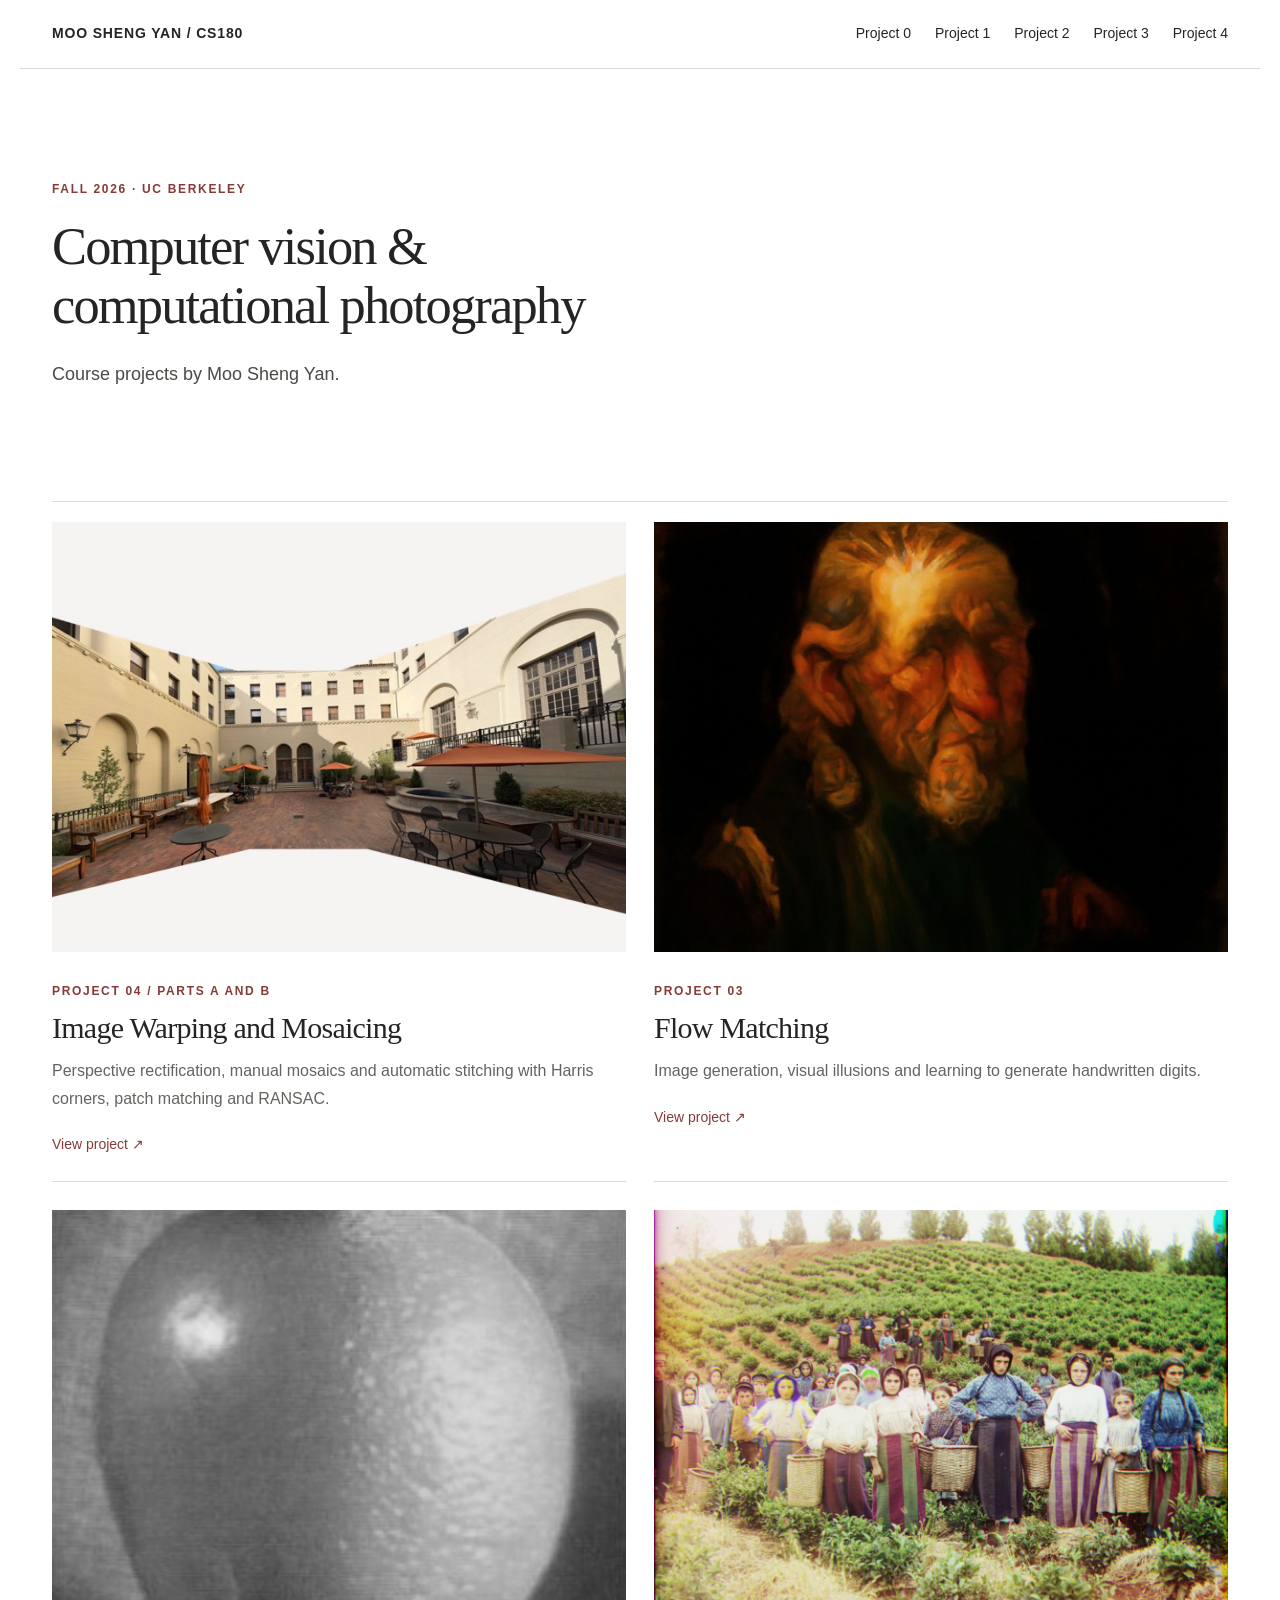
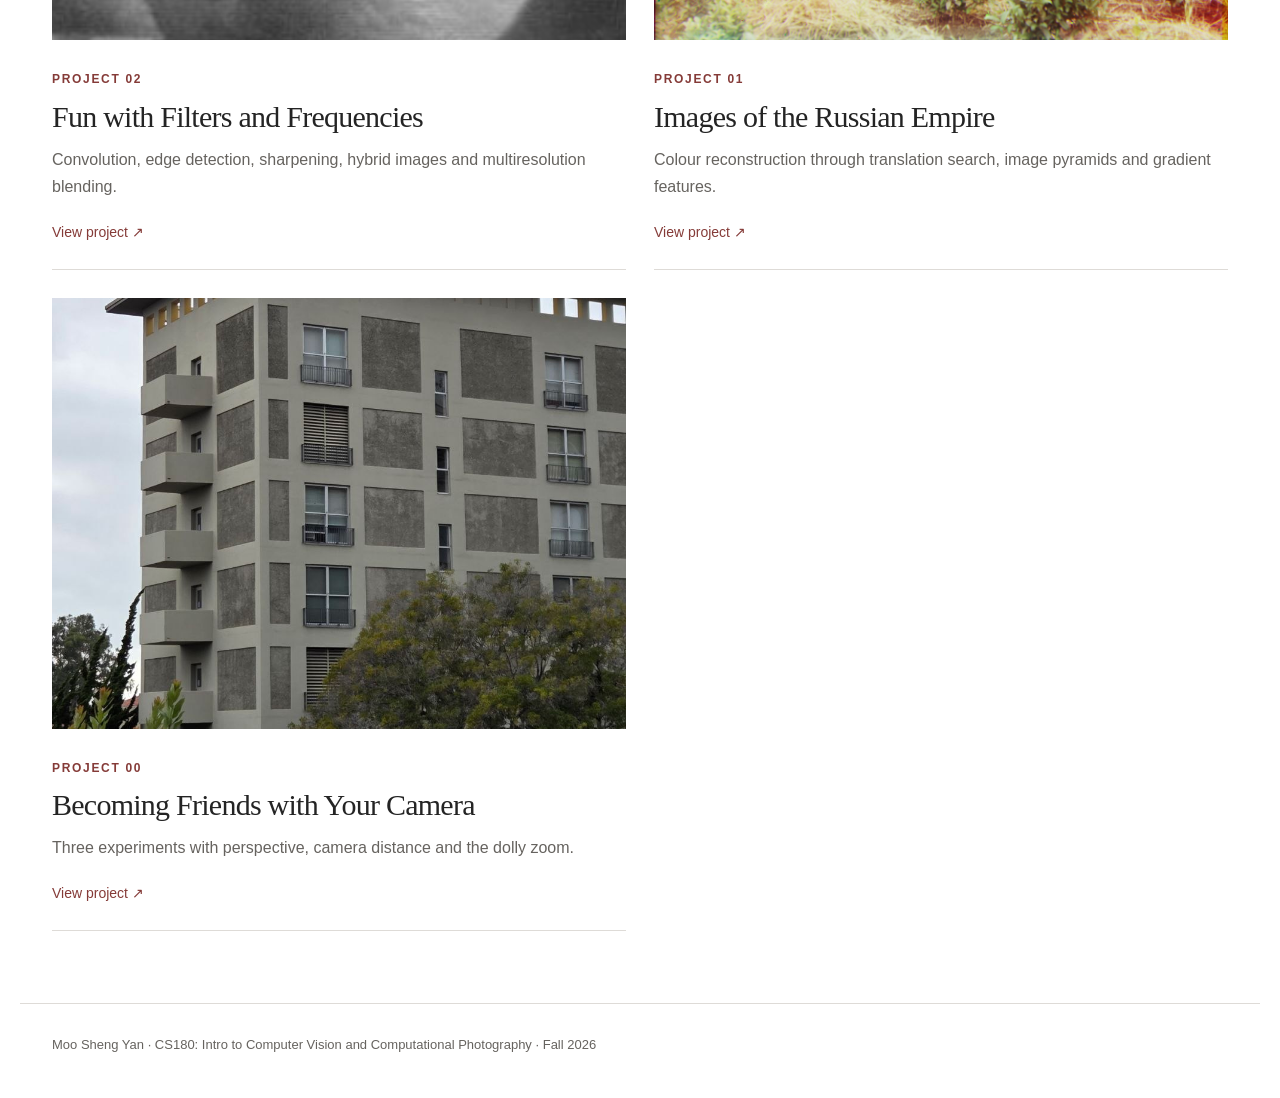
<file: index.html>
<!doctype html><html lang="en"><head><meta charset="utf-8"><meta name="viewport" content="width=device-width,initial-scale=1"><title>CS180 Portfolio | Moo Sheng Yan</title><meta name="description" content="Moo Sheng Yan's CS180 computational photography portfolio, Fall 2026."><link rel="stylesheet" href="style.css"><link rel="icon" type="image/svg+xml" href="data:image/svg+xml,%3Csvg xmlns='http://www.w3.org/2000/svg' viewBox='0 0 32 32'%3E%3Crect width='32' height='32' fill='white'/%3E%3Cpath d='M5 6h17v17H5zM10 11h17v17H10z' fill='none' stroke='%23853b38' stroke-width='2'/%3E%3C/svg%3E"></head><body><a class="skip" href="#content">Skip to content</a><header><a class="brand" href="index.html">MOO SHENG YAN / CS180</a><nav class="nav" aria-label="Projects"><a href="project0/">Project 0</a><a href="project1/">Project 1</a><a href="project2/">Project 2</a><a href="project3/">Project 3</a><a href="project4/">Project 4</a></nav></header><main id="content"><section class="portfolio-title"><span class="eyebrow">Fall 2026 · UC Berkeley</span><h1>Computer vision &amp;<br>computational photography</h1><p class="lead">Course projects by Moo Sheng Yan.</p></section><div class="projects"><a class="project-card" data-project="4" href="project4/"><img src="project4/preview.jpg" alt="Three photographs joined into a courtyard mosaic"><div><span class="eyebrow">Project 04 / Parts A and B</span><h2>Image Warping and Mosaicing</h2><p>Perspective rectification, manual mosaics and automatic stitching with Harris corners, patch matching and RANSAC.</p><span class="project-link">View project &#8599;</span></div></a><a class="project-card" data-project="3" href="project3/"><img src="project3/assets/parta/anagram_0.png" alt="Flow-generated image with two interpretations"><div><span class="eyebrow">Project 03</span><h2>Flow Matching</h2><p>Image generation, visual illusions and learning to generate handwritten digits.</p><span class="project-link">View project &#8599;</span></div></a><a class="project-card" data-project="2" href="project2/"><img src="project2/assets/blending/oraple_result.png" alt="Grayscale apple and orange joined using multiresolution blending"><div><span class="eyebrow">Project 02</span><h2>Fun with Filters and Frequencies</h2><p>Convolution, edge detection, sharpening, hybrid images and multiresolution blending.</p><span class="project-link">View project ↗</span></div></a><a class="project-card" href="project1/"><img src="assets/harvesters_crop.jpg" alt="Reconstructed Prokudin-Gorskii harvesters photograph"><div><span class="eyebrow">Project 01</span><h2>Images of the Russian Empire</h2><p>Colour reconstruction through translation search, image pyramids and gradient features.</p><span class="project-link">View project ↗</span></div></a><a class="project-card" href="project0/"><img src="project0/assets/building-far-zoom.jpg" alt="Building photographed from a distant viewpoint"><div><span class="eyebrow">Project 00</span><h2>Becoming Friends with Your Camera</h2><p>Three experiments with perspective, camera distance and the dolly zoom.</p><span class="project-link">View project ↗</span></div></a></div></main><footer>Moo Sheng Yan · CS180: Intro to Computer Vision and Computational Photography · Fall 2026</footer></body></html>
</file>
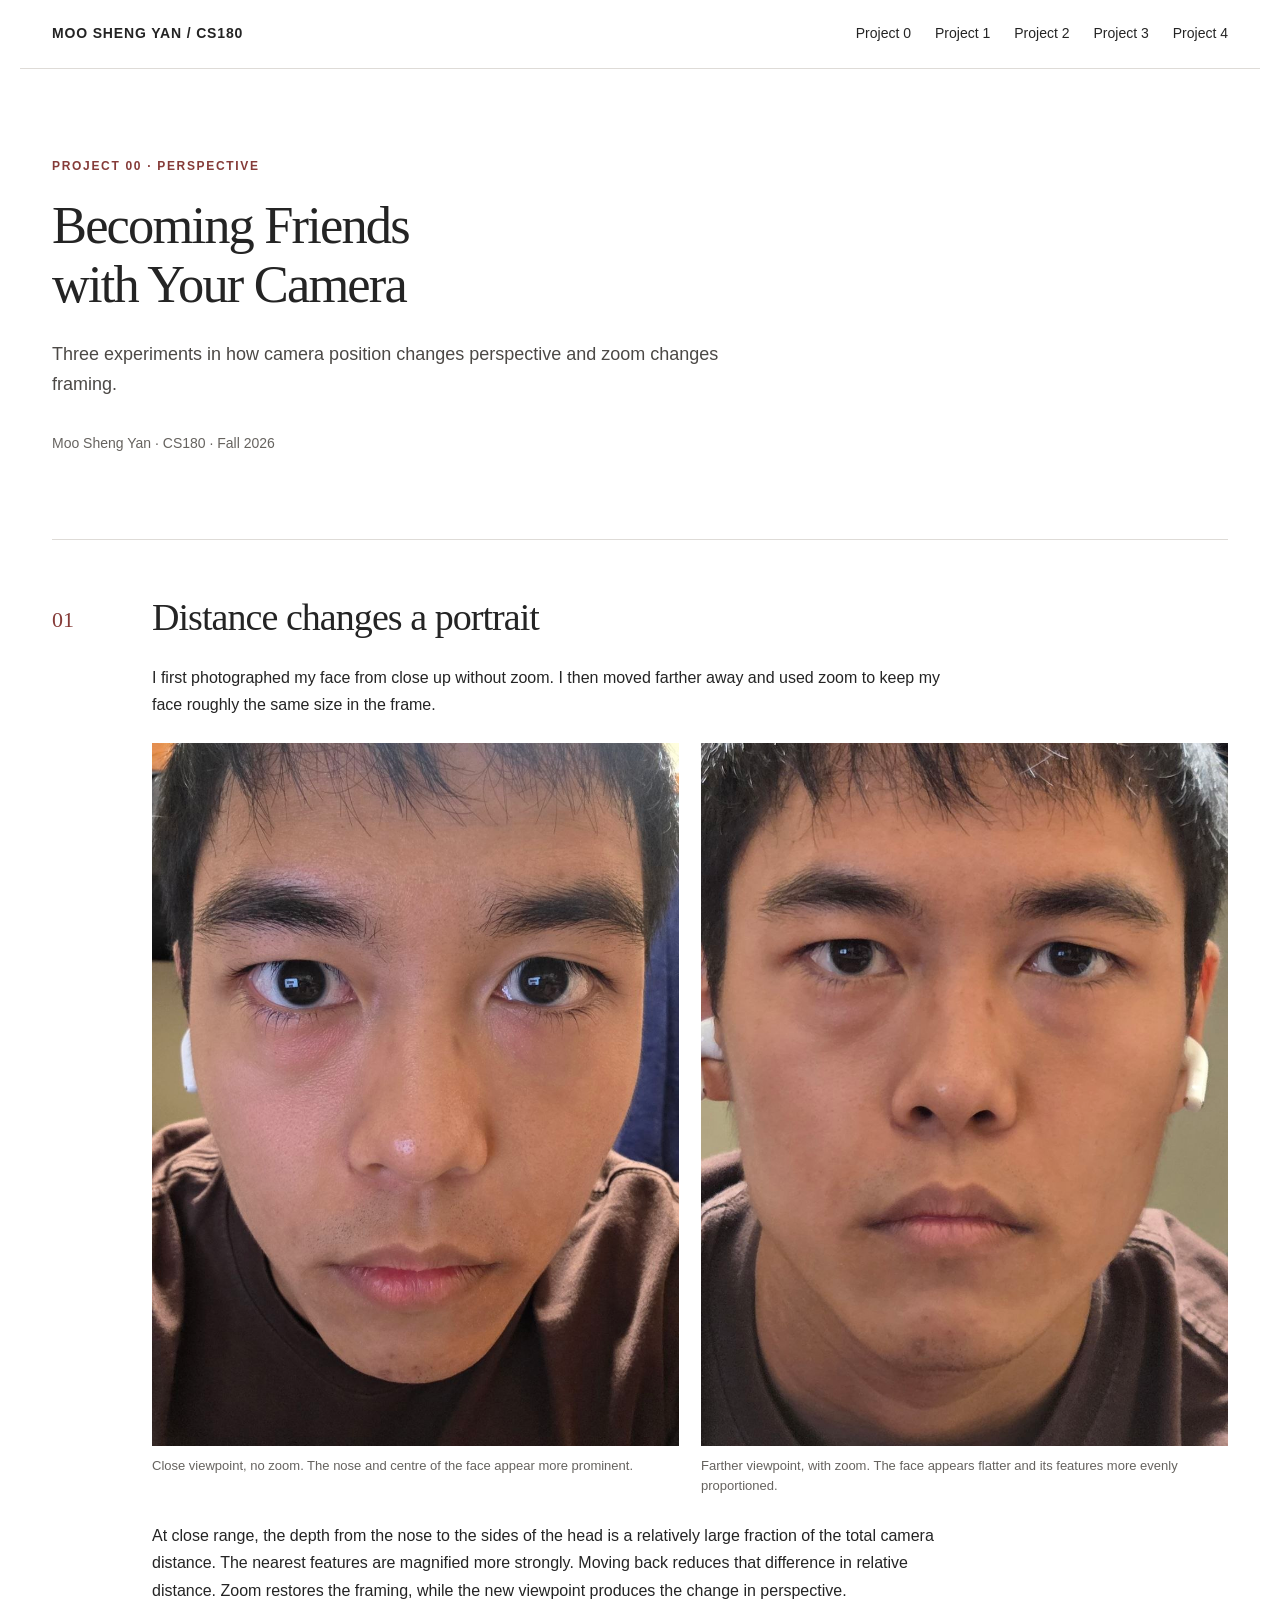
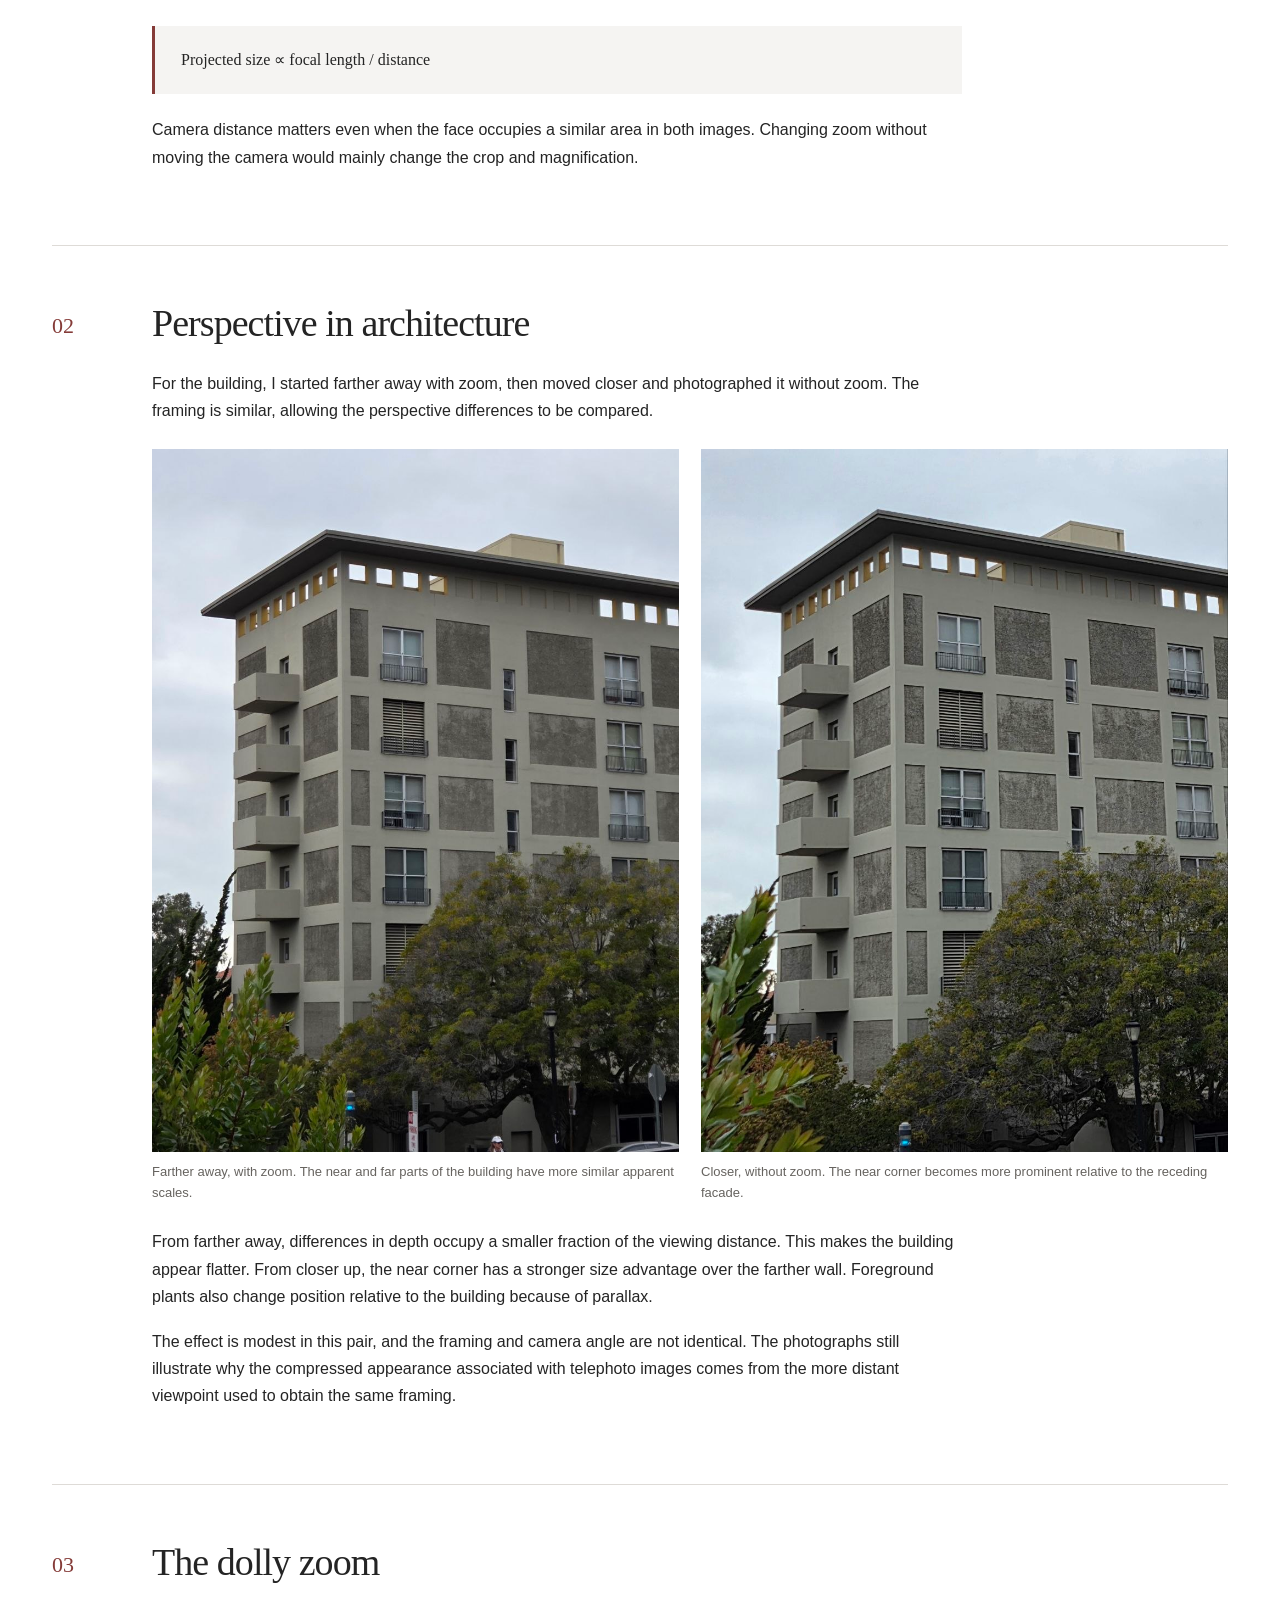
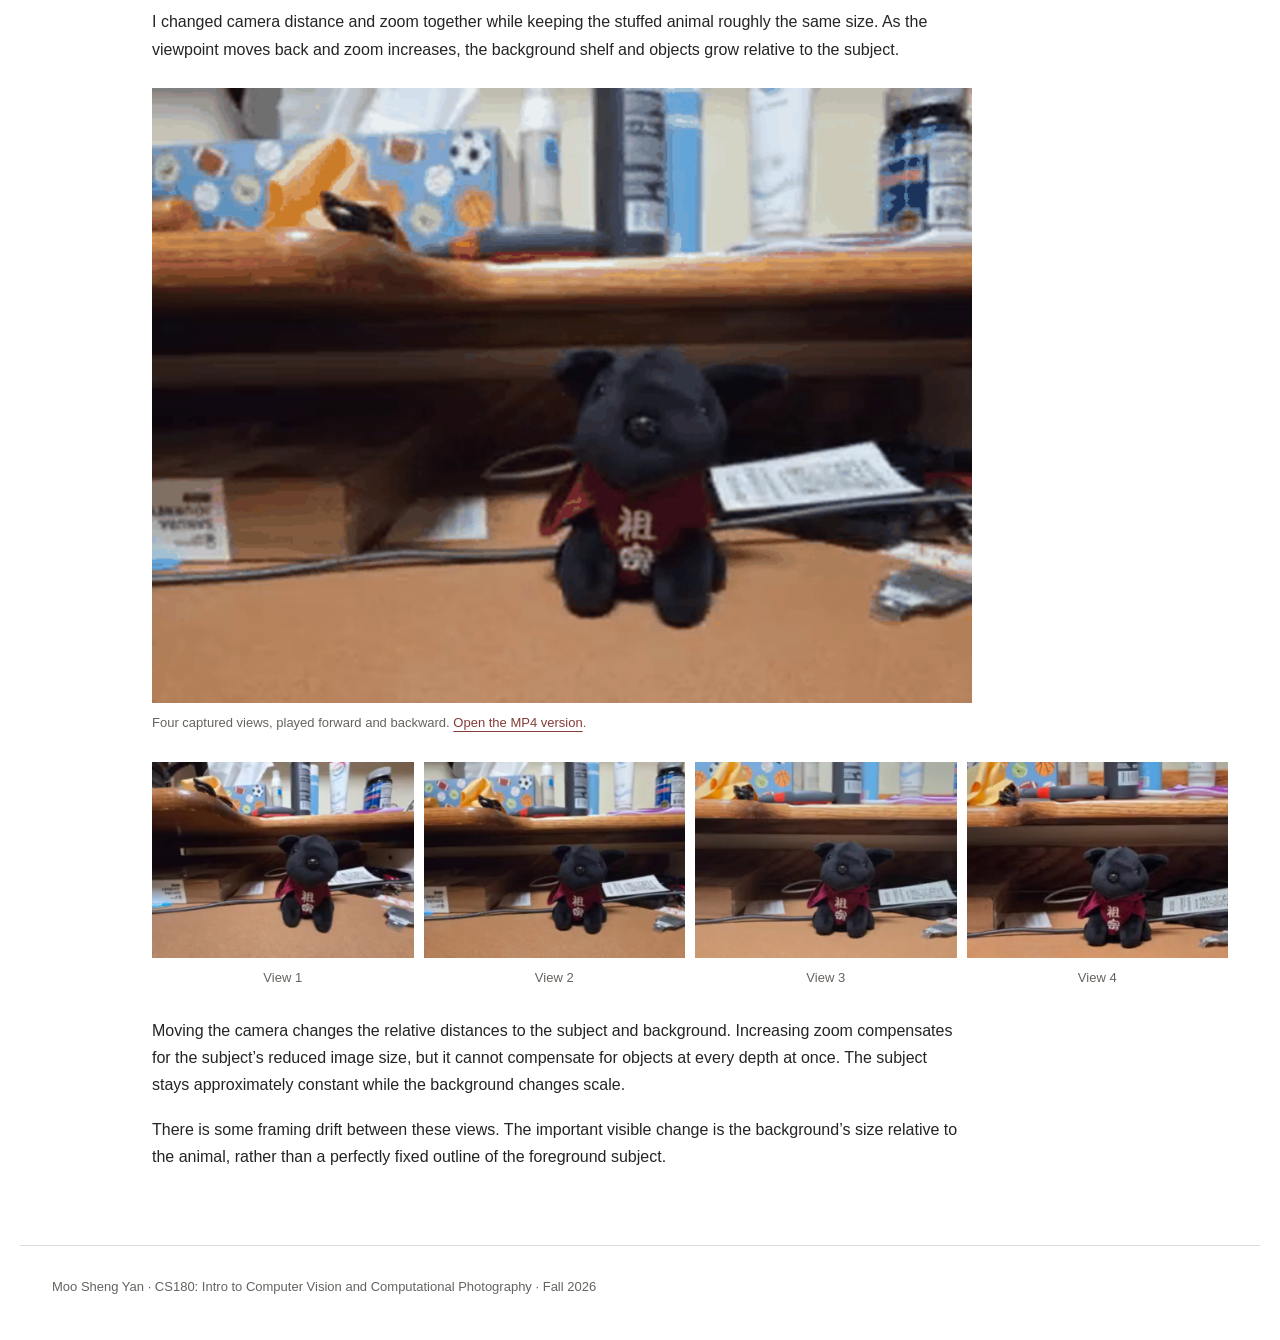
<file: project0/index.html>
<!doctype html><html lang="en"><head><meta charset="utf-8"><meta name="viewport" content="width=device-width,initial-scale=1"><title>Becoming Friends with Your Camera | Moo Sheng Yan</title><meta name="description" content="Moo Sheng Yan's CS180 computational photography portfolio, Fall 2026."><link rel="stylesheet" href="../style.css"><link rel="icon" type="image/svg+xml" href="data:image/svg+xml,%3Csvg xmlns='http://www.w3.org/2000/svg' viewBox='0 0 32 32'%3E%3Crect width='32' height='32' fill='white'/%3E%3Cpath d='M5 6h17v17H5zM10 11h17v17H10z' fill='none' stroke='%23853b38' stroke-width='2'/%3E%3C/svg%3E"></head><body><a class="skip" href="#content">Skip to content</a><header><a class="brand" href="../index.html">MOO SHENG YAN / CS180</a><nav class="nav" aria-label="Projects"><a href="../project0/">Project 0</a><a href="../project1/">Project 1</a><a href="../project2/">Project 2</a><a href="../project3/">Project 3</a><a href="../project4/">Project 4</a></nav></header><main id="content"><section class="project0-title"><span class="eyebrow">Project 00 · Perspective</span><h1>Becoming Friends<br>with Your Camera</h1><p class="lead">Three experiments in how camera position changes perspective and zoom changes framing.</p><p class="byline">Moo Sheng Yan · CS180 · Fall 2026</p></section><section class="section" id="portrait"><div class="section-head"><span class="number">01</span><div><h2>Distance changes a portrait</h2><div class="prose"><p>I first photographed my face from close up without zoom. I then moved farther away and used zoom to keep my face roughly the same size in the frame.</p></div><div class="comparison portrait-pair"><figure><img src="assets/selfie-close-1x.jpg" alt="Close viewpoint, no zoom. The nose and centre of the face appear more prominent."><figcaption>Close viewpoint, no zoom. The nose and centre of the face appear more prominent.</figcaption></figure><figure><img src="assets/selfie-far-4x.jpg" alt="Farther viewpoint, with zoom. The face appears flatter and its features more evenly proportioned."><figcaption>Farther viewpoint, with zoom. The face appears flatter and its features more evenly proportioned.</figcaption></figure></div><div class="prose"><p>At close range, the depth from the nose to the sides of the head is a relatively large fraction of the total camera distance. The nearest features are magnified more strongly. Moving back reduces that difference in relative distance. Zoom restores the framing, while the new viewpoint produces the change in perspective.</p><div class="formula">Projected size ∝ focal length / distance</div><p>Camera distance matters even when the face occupies a similar area in both images. Changing zoom without moving the camera would mainly change the crop and magnification.</p></div></div></div></section><section class="section" id="architecture"><div class="section-head"><span class="number">02</span><div><h2>Perspective in architecture</h2><div class="prose"><p>For the building, I started farther away with zoom, then moved closer and photographed it without zoom. The framing is similar, allowing the perspective differences to be compared.</p></div><div class="comparison portrait-pair"><figure><img src="assets/building-far-zoom.jpg" alt="Farther away, with zoom. The near and far parts of the building have more similar apparent scales."><figcaption>Farther away, with zoom. The near and far parts of the building have more similar apparent scales.</figcaption></figure><figure><img src="assets/building-close-1x.jpg" alt="Closer, without zoom. The near corner becomes more prominent relative to the receding facade."><figcaption>Closer, without zoom. The near corner becomes more prominent relative to the receding facade.</figcaption></figure></div><div class="prose"><p>From farther away, differences in depth occupy a smaller fraction of the viewing distance. This makes the building appear flatter. From closer up, the near corner has a stronger size advantage over the farther wall. Foreground plants also change position relative to the building because of parallax.</p><p>The effect is modest in this pair, and the framing and camera angle are not identical. The photographs still illustrate why the compressed appearance associated with telephoto images comes from the more distant viewpoint used to obtain the same framing.</p></div></div></div></section><section class="section" id="dolly"><div class="section-head"><span class="number">03</span><div><h2>The dolly zoom</h2><div class="prose"><p>I changed camera distance and zoom together while keeping the stuffed animal roughly the same size. As the viewpoint moves back and zoom increases, the background shelf and objects grow relative to the subject.</p></div><figure class="dolly screen-only"><img src="assets/dollyzoom.gif" alt="Four captured views of a stuffed animal, looping forward and backward to show the dolly zoom"><figcaption>Four captured views, played forward and backward. <a href="assets/dollyzoom.mp4">Open the MP4 version</a>.</figcaption></figure><p class="print-only">The webpage contains an animated dolly zoom. The four original views below show the same sequence in this printed report.</p><div class="frame-strip"><figure><img src="assets/dolly-frame-1.jpg" alt="View 1"><figcaption>View 1</figcaption></figure><figure><img src="assets/dolly-frame-2.jpg" alt="View 2"><figcaption>View 2</figcaption></figure><figure><img src="assets/dolly-frame-3.jpg" alt="View 3"><figcaption>View 3</figcaption></figure><figure><img src="assets/dolly-frame-4.jpg" alt="View 4"><figcaption>View 4</figcaption></figure></div><div class="prose"><p>Moving the camera changes the relative distances to the subject and background. Increasing zoom compensates for the subject’s reduced image size, but it cannot compensate for objects at every depth at once. The subject stays approximately constant while the background changes scale.</p><p>There is some framing drift between these views. The important visible change is the background’s size relative to the animal, rather than a perfectly fixed outline of the foreground subject.</p></div></div></div></section></main><footer>Moo Sheng Yan · CS180: Intro to Computer Vision and Computational Photography · Fall 2026</footer></body></html>
</file>
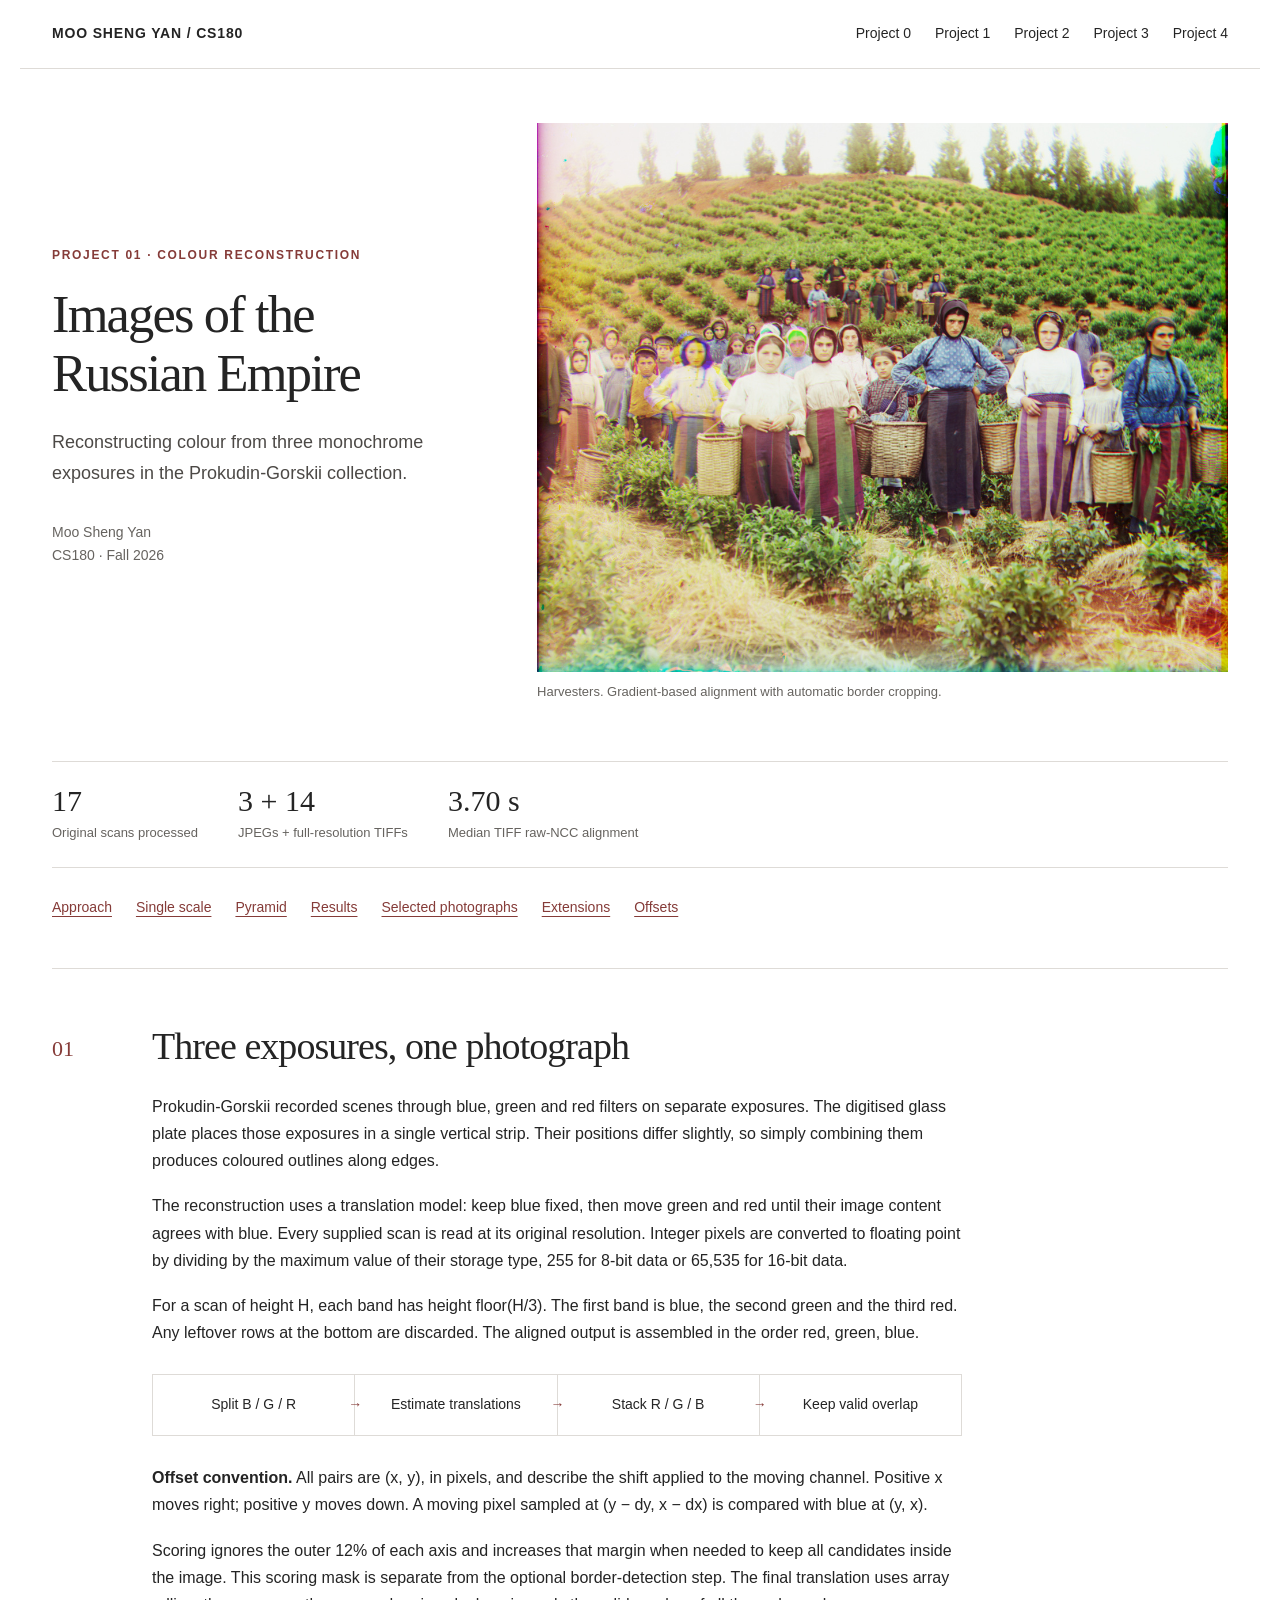
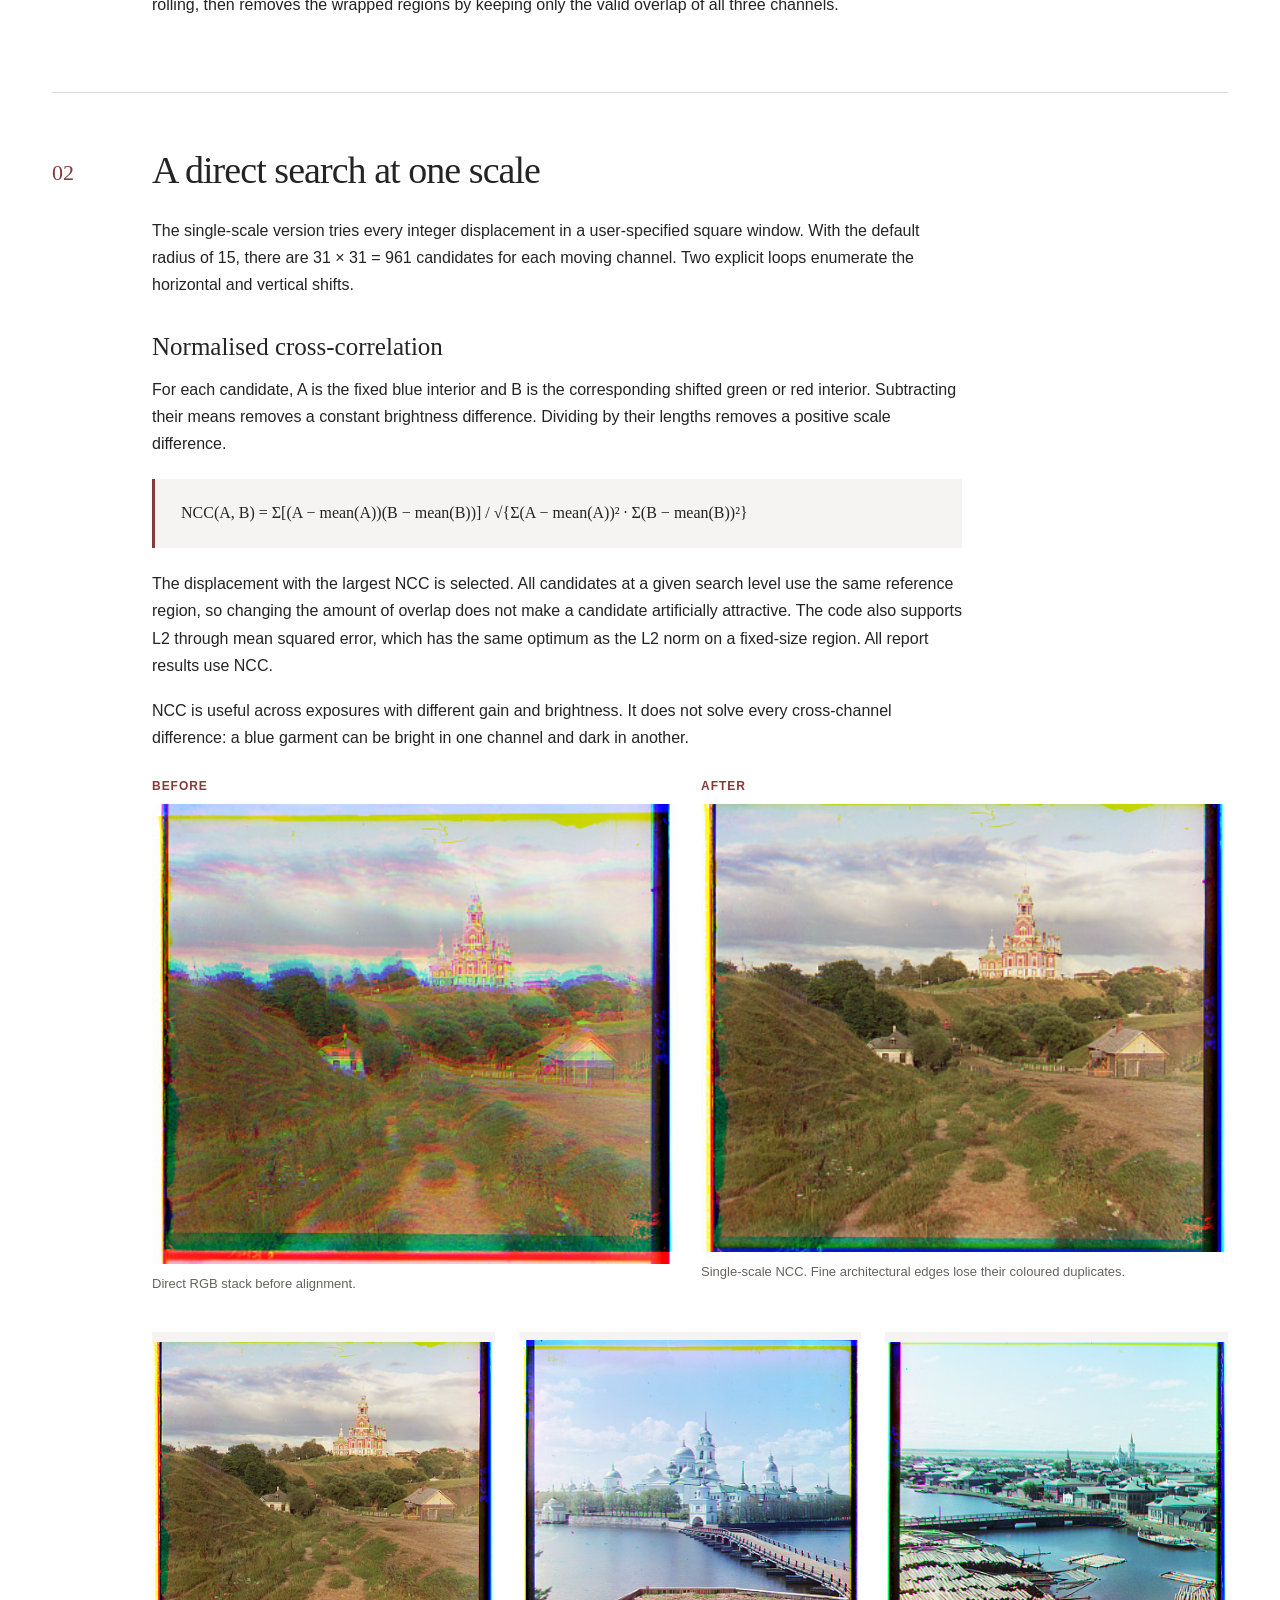
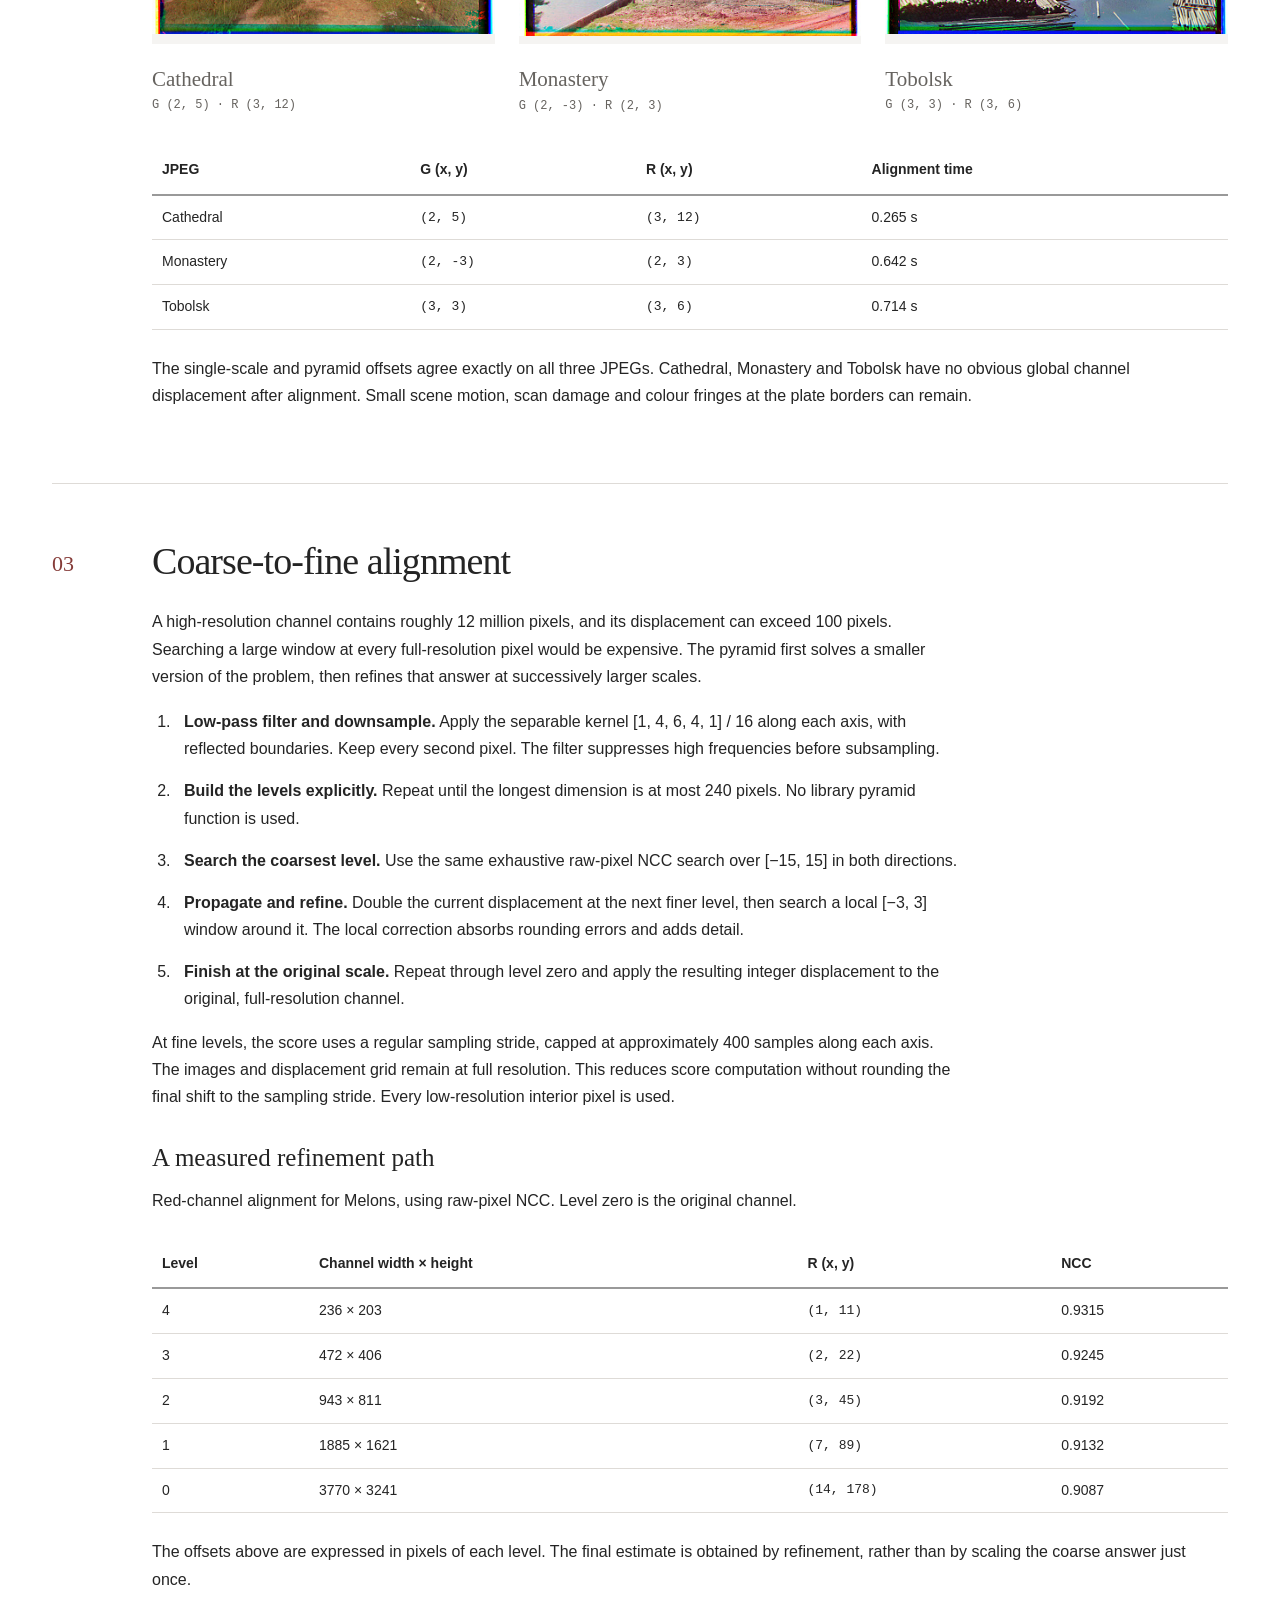
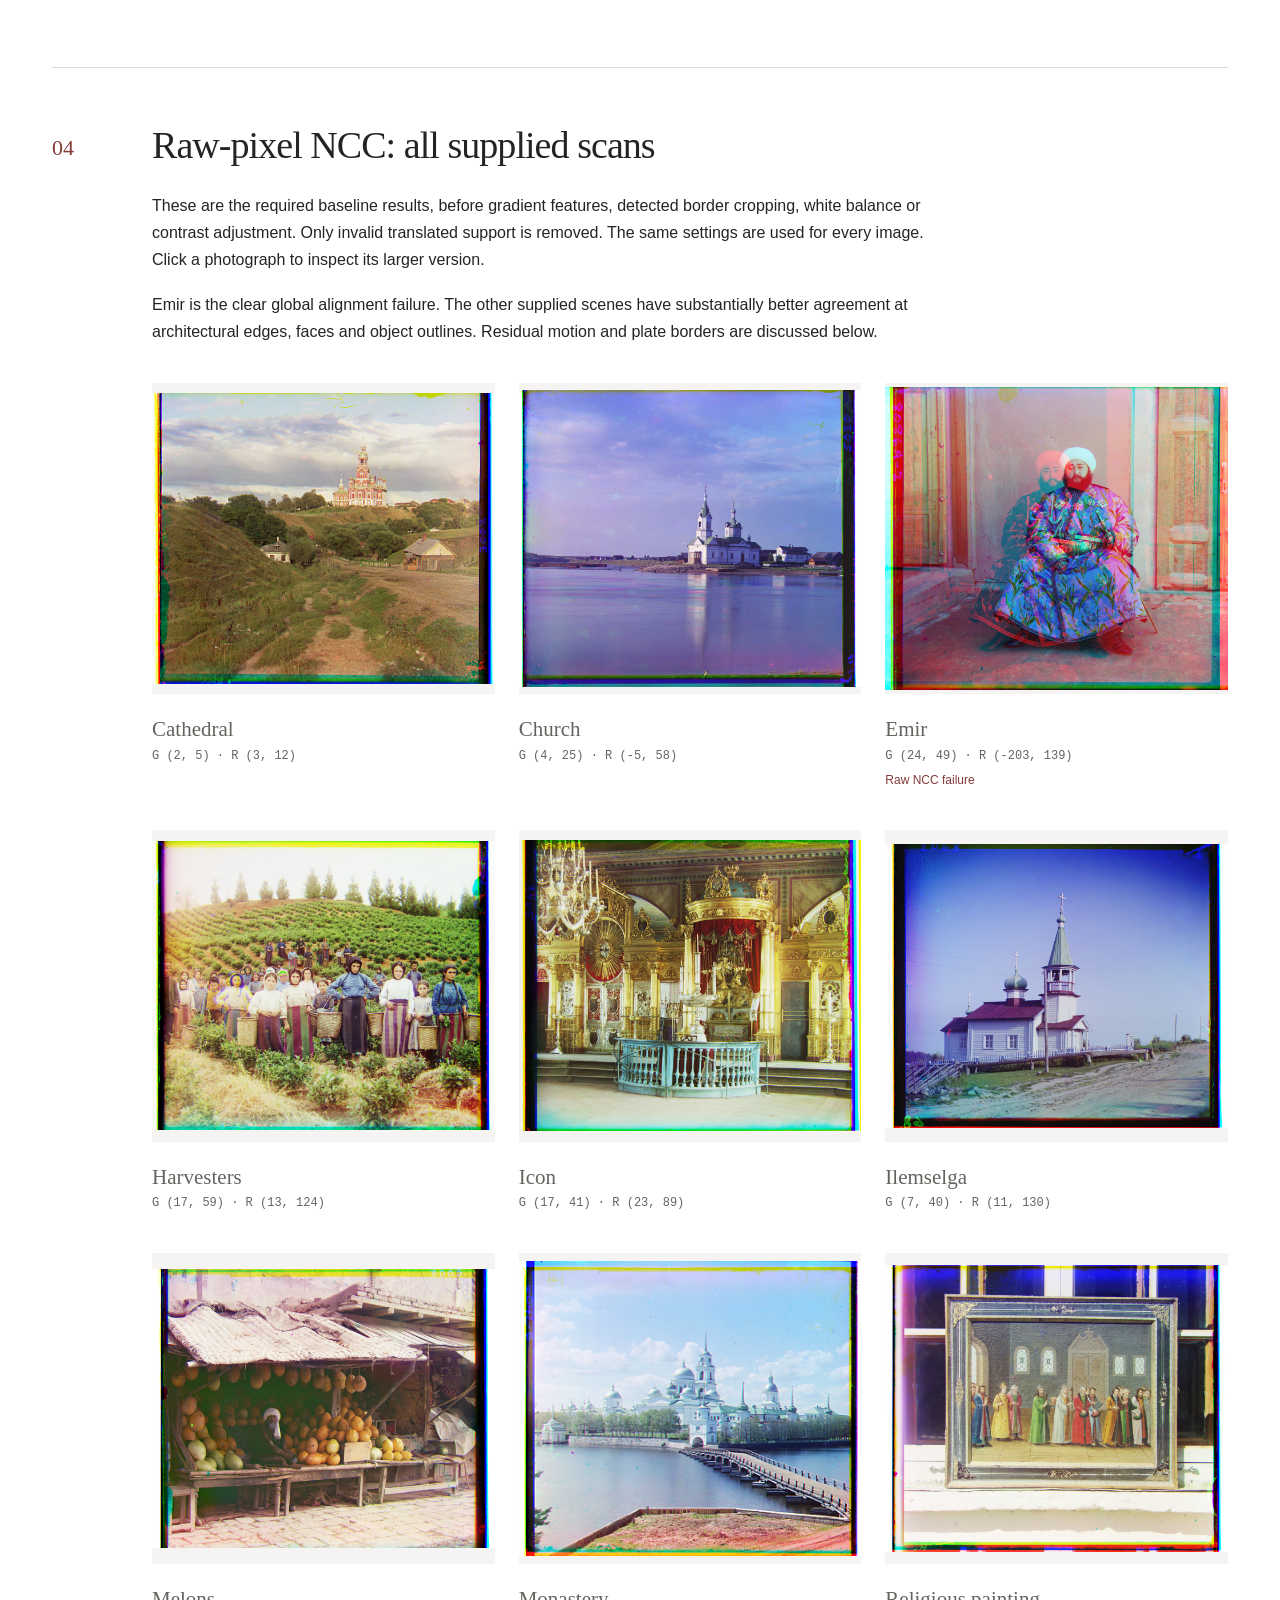
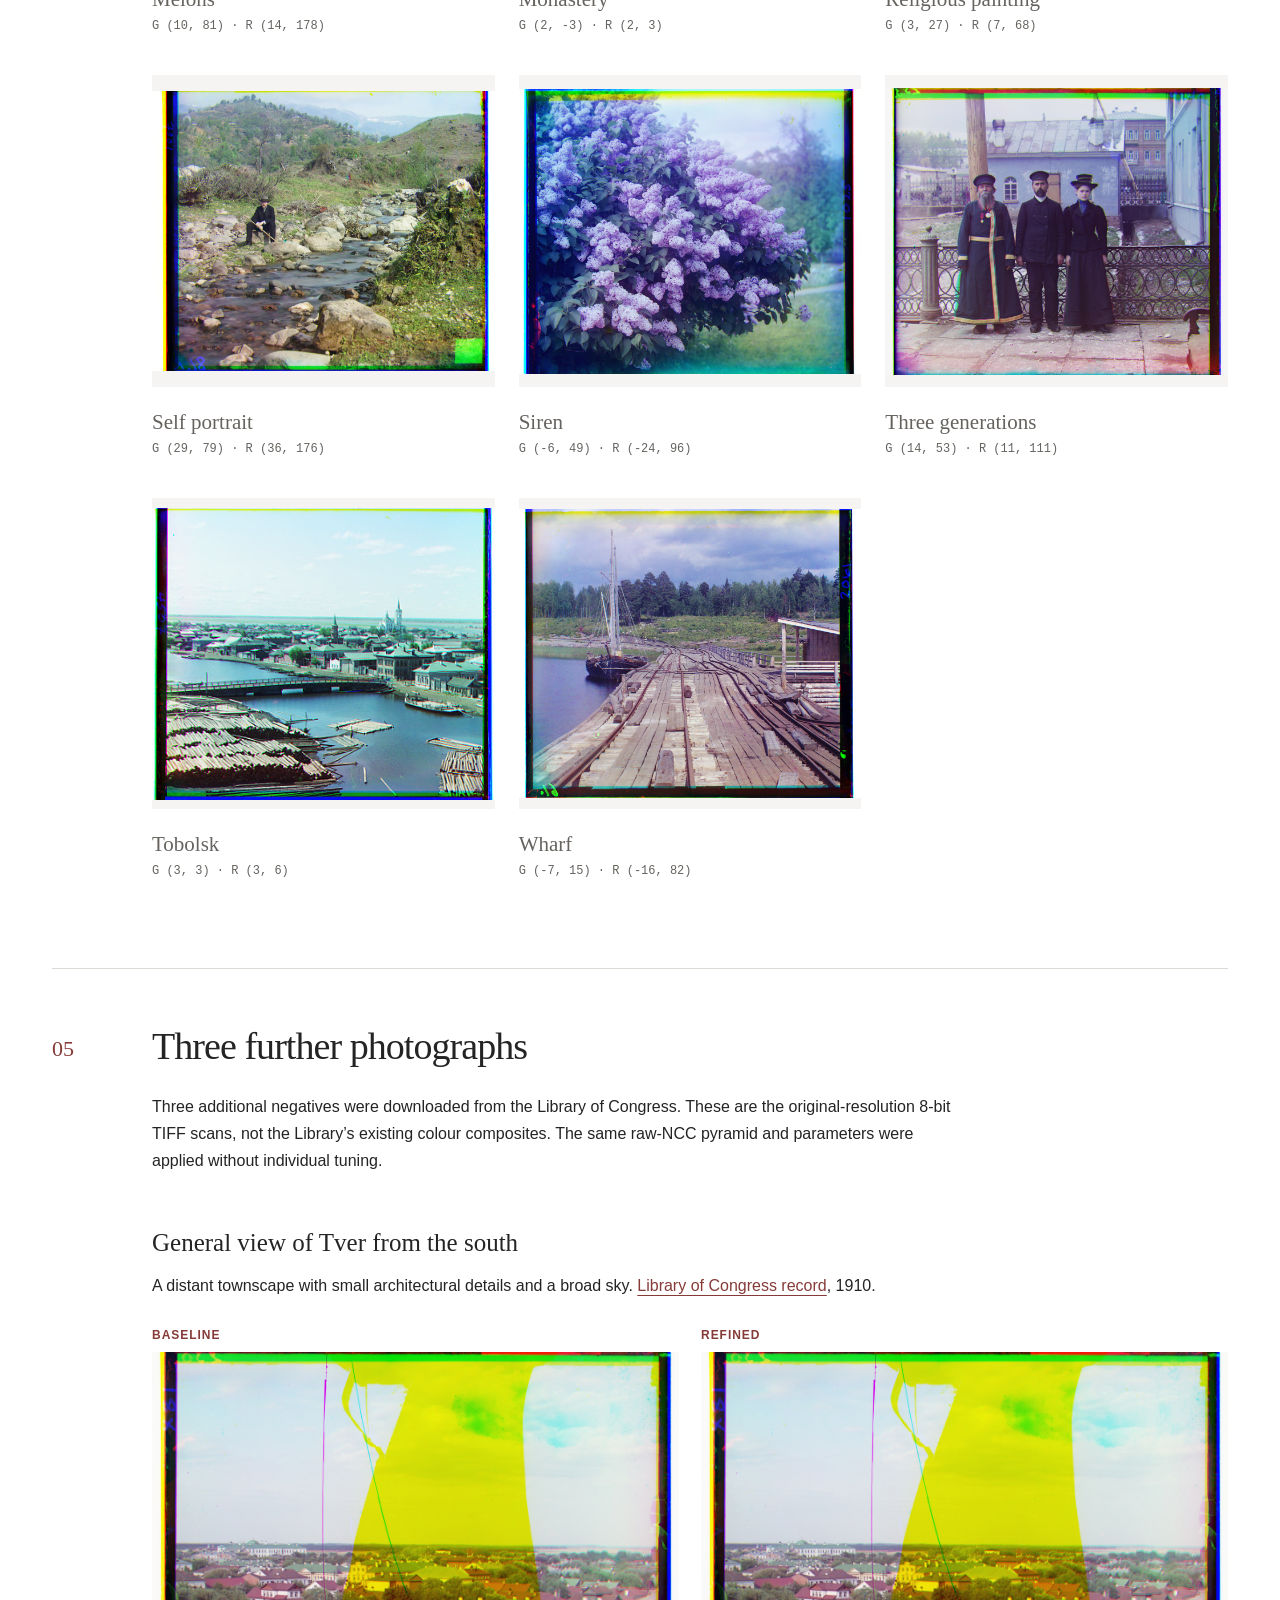
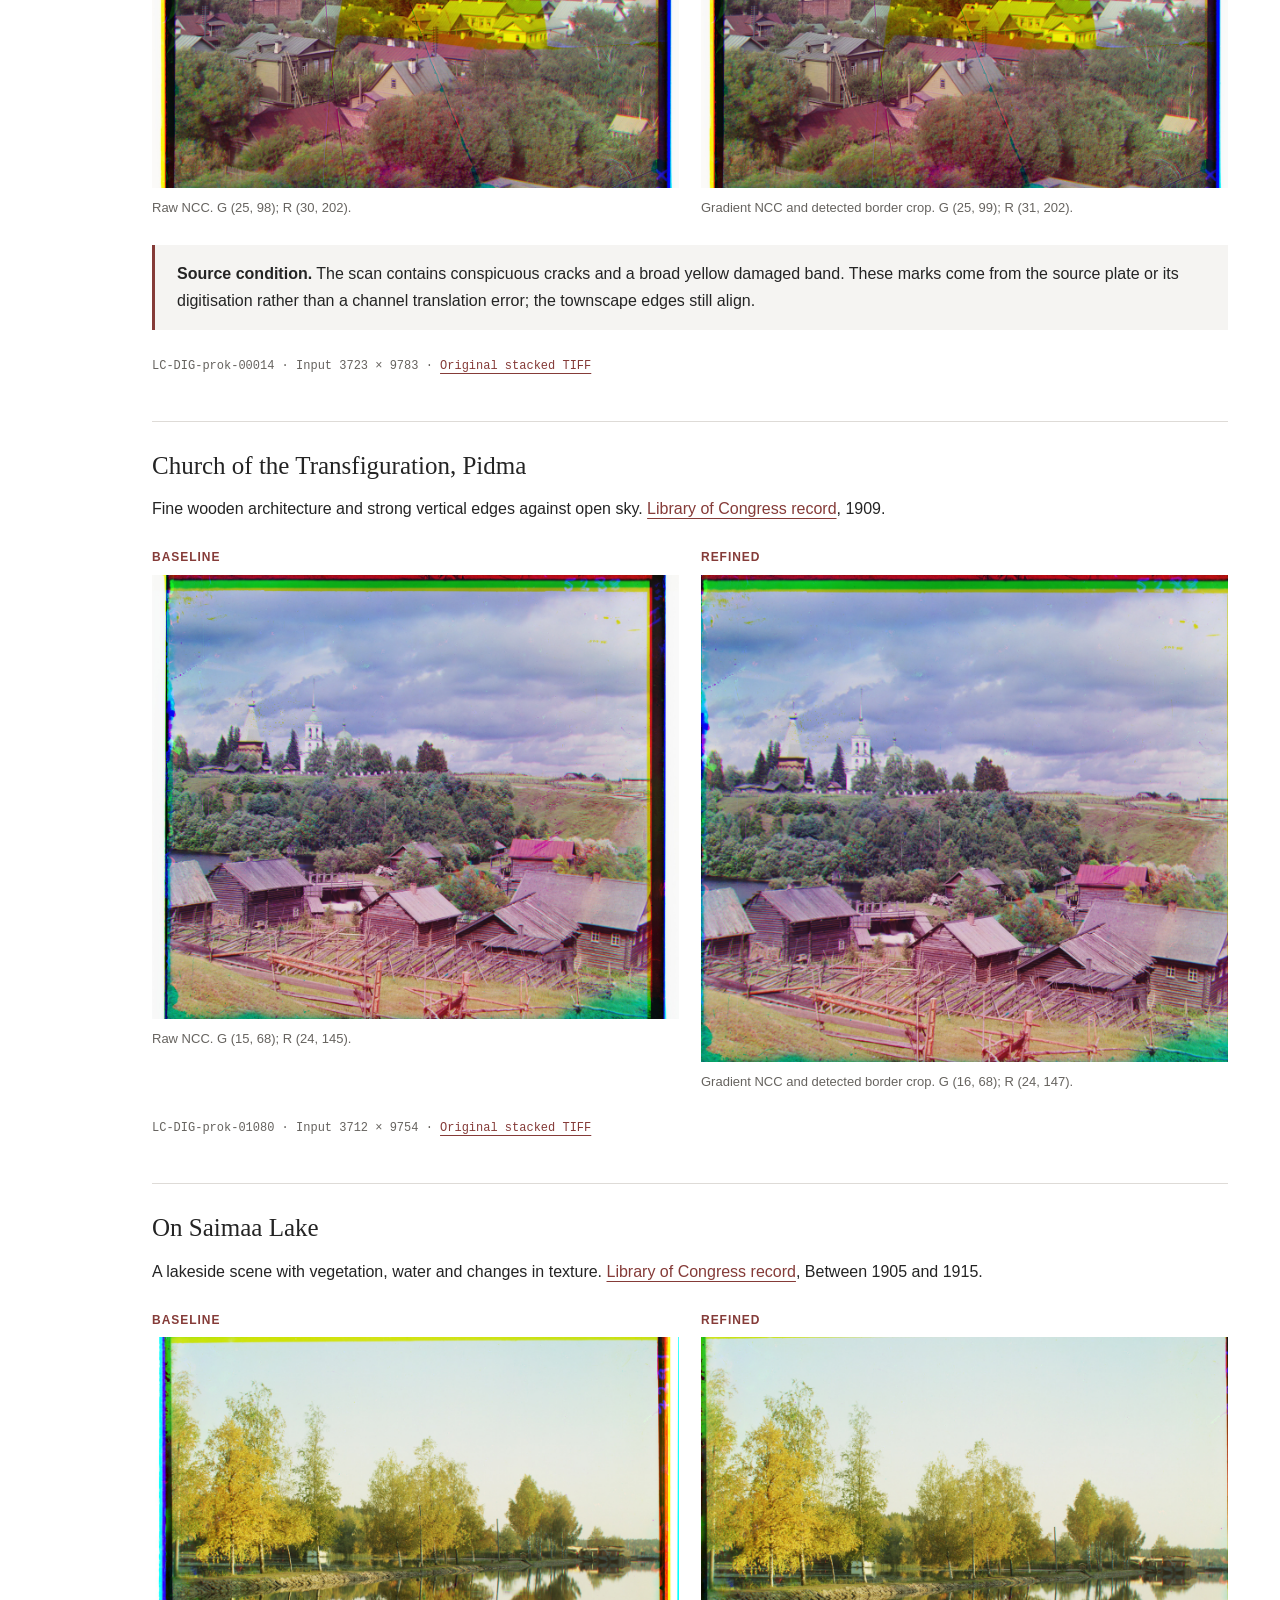
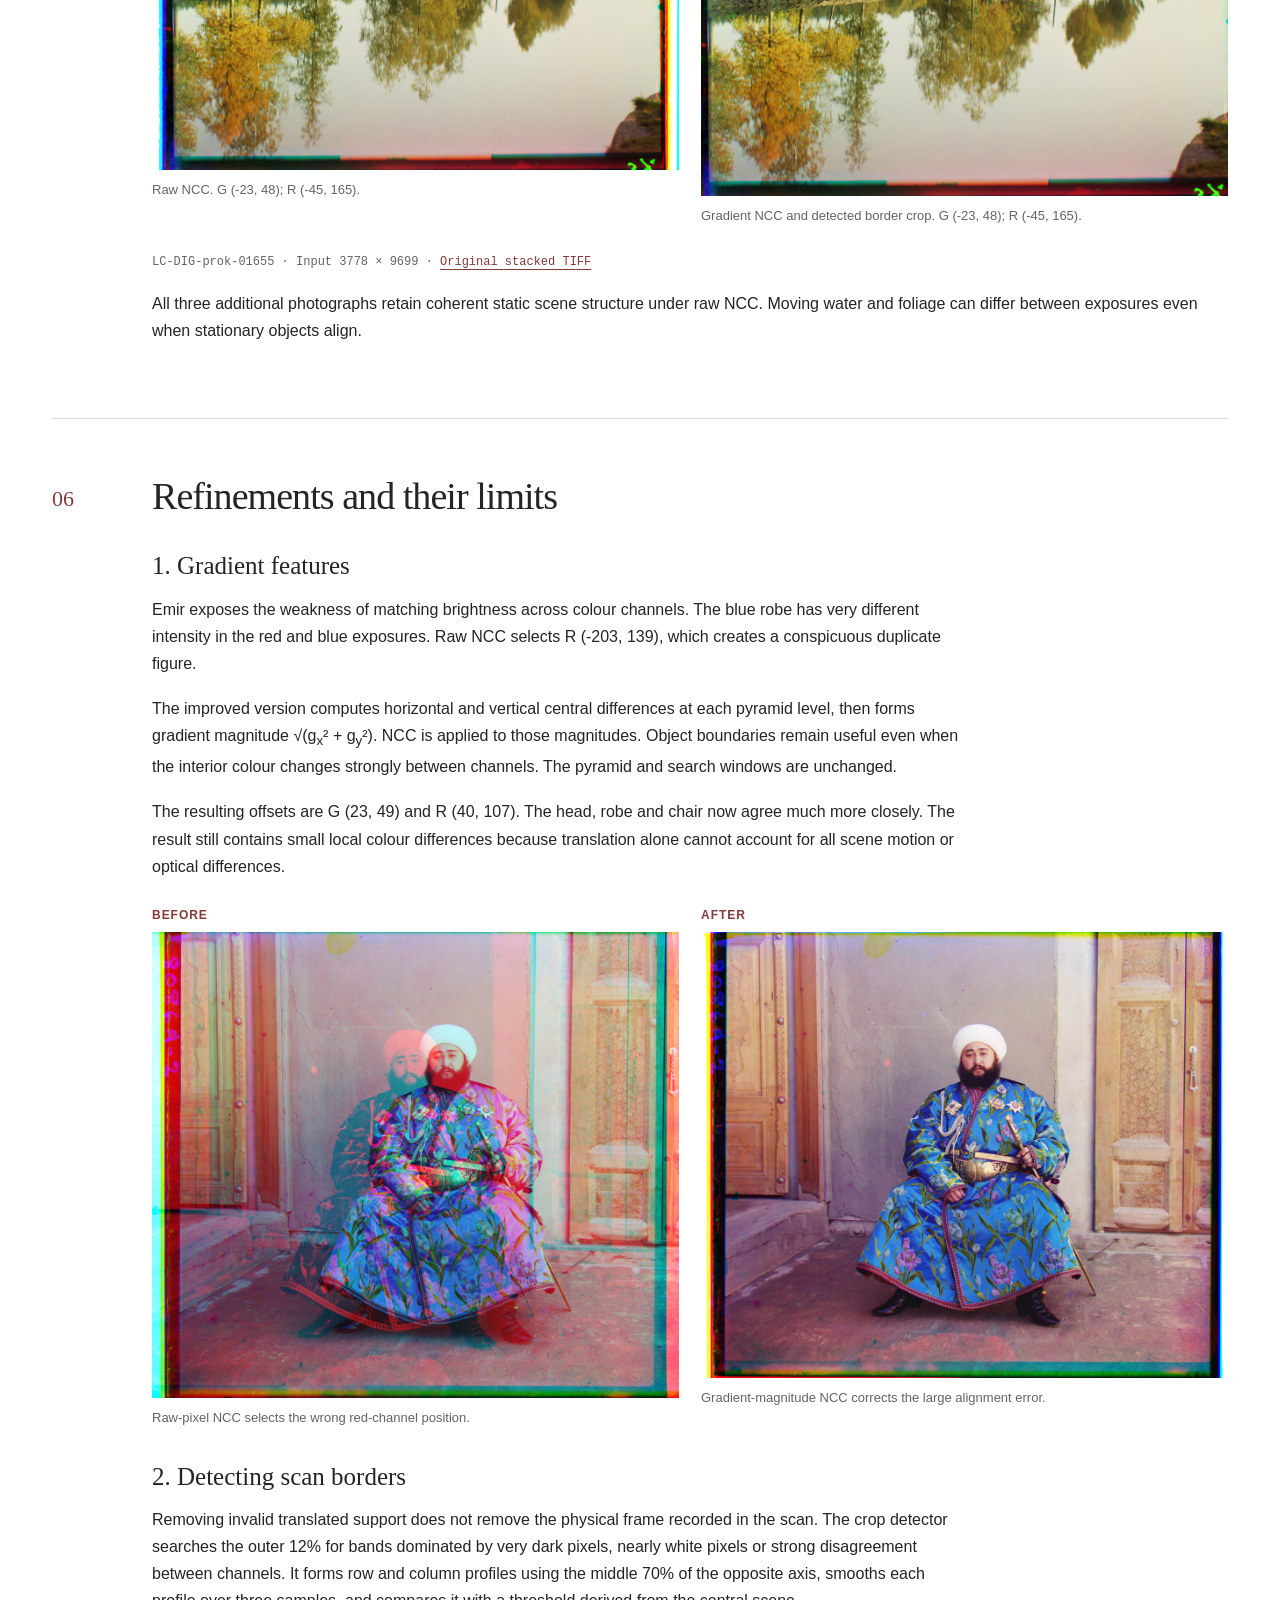
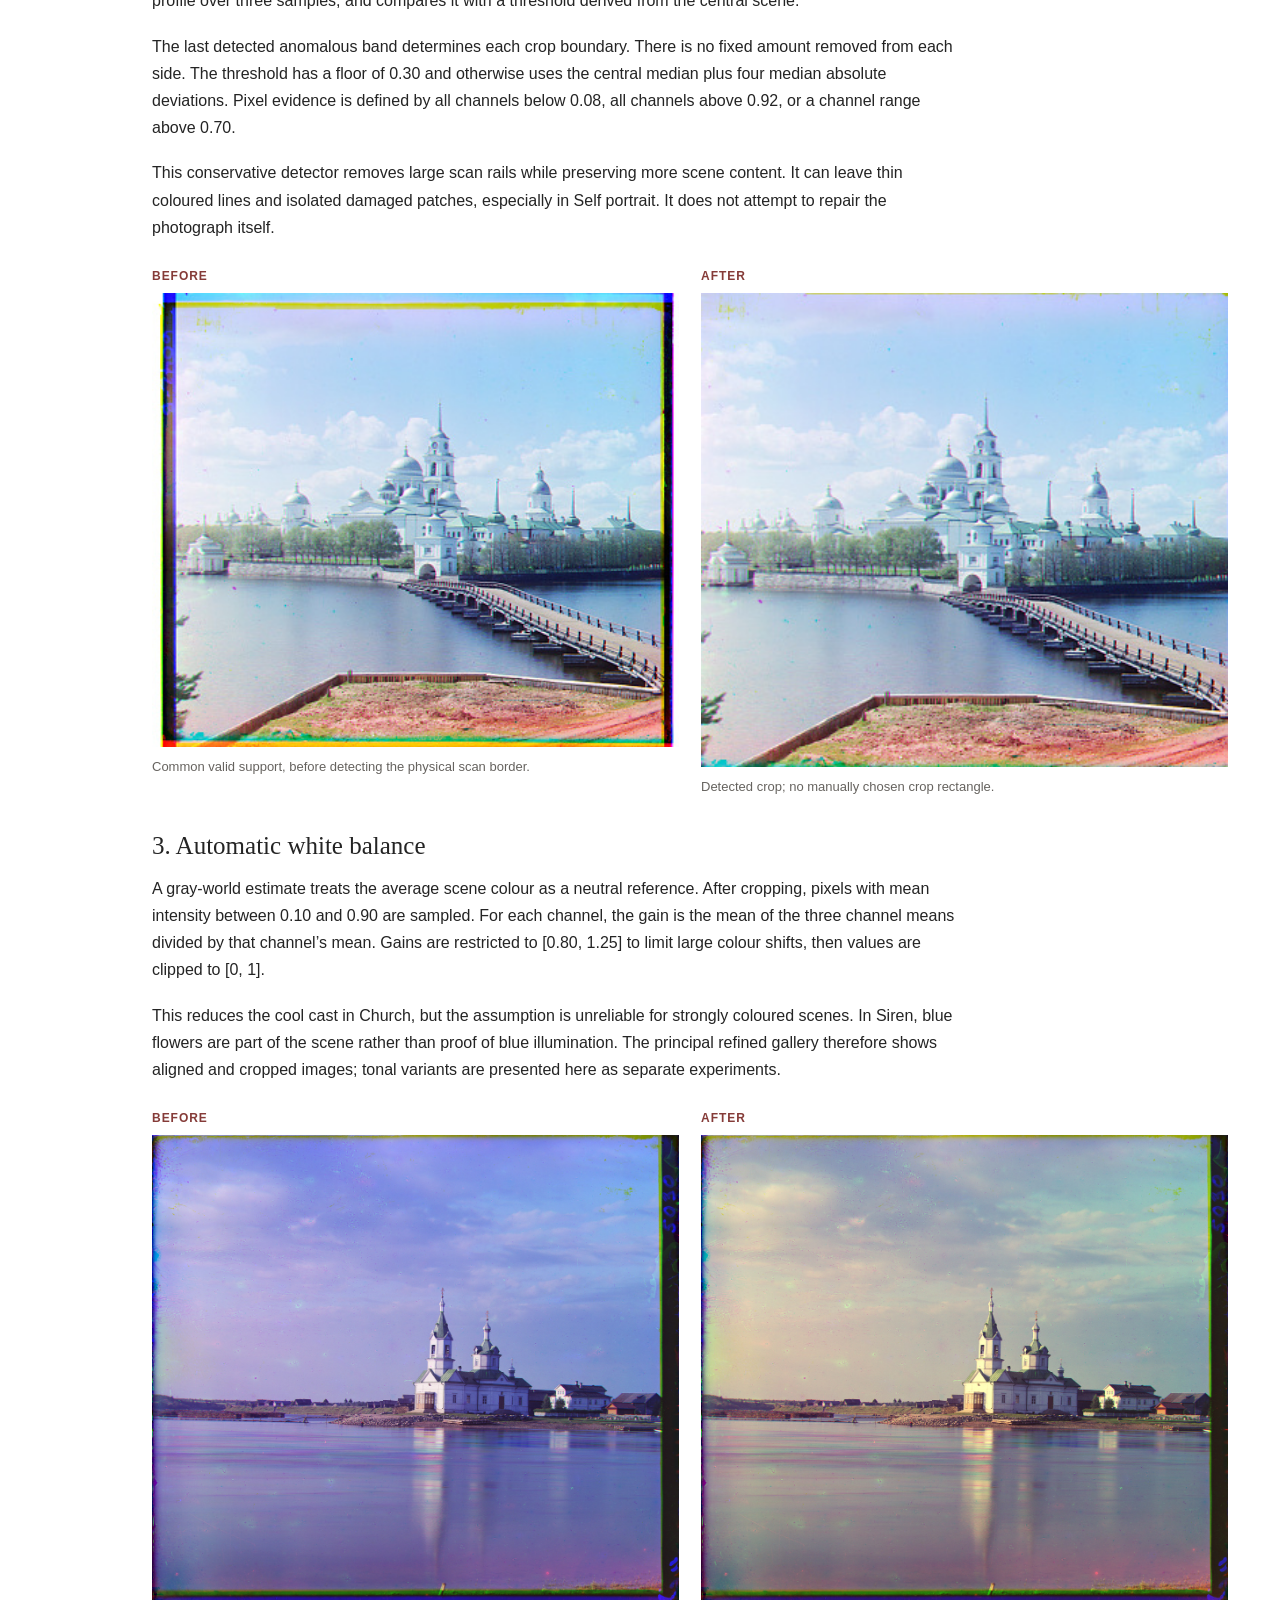
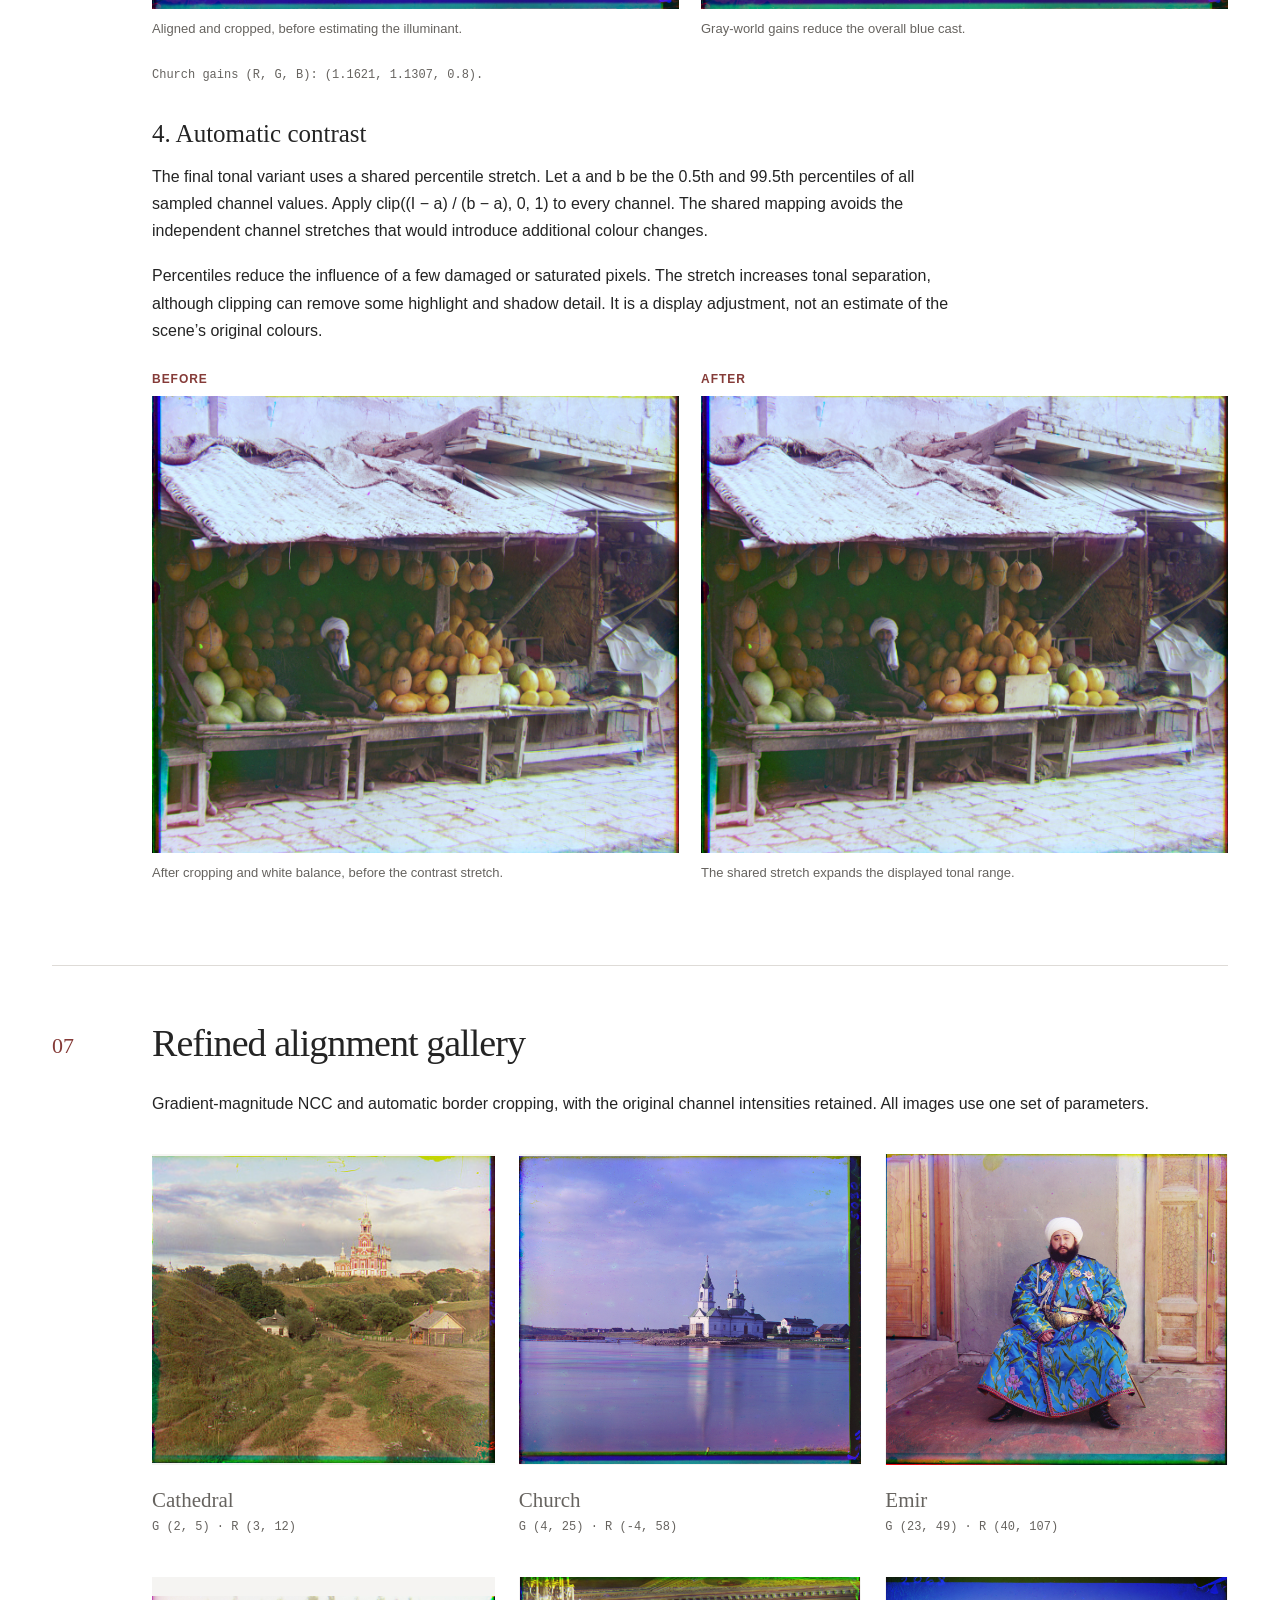
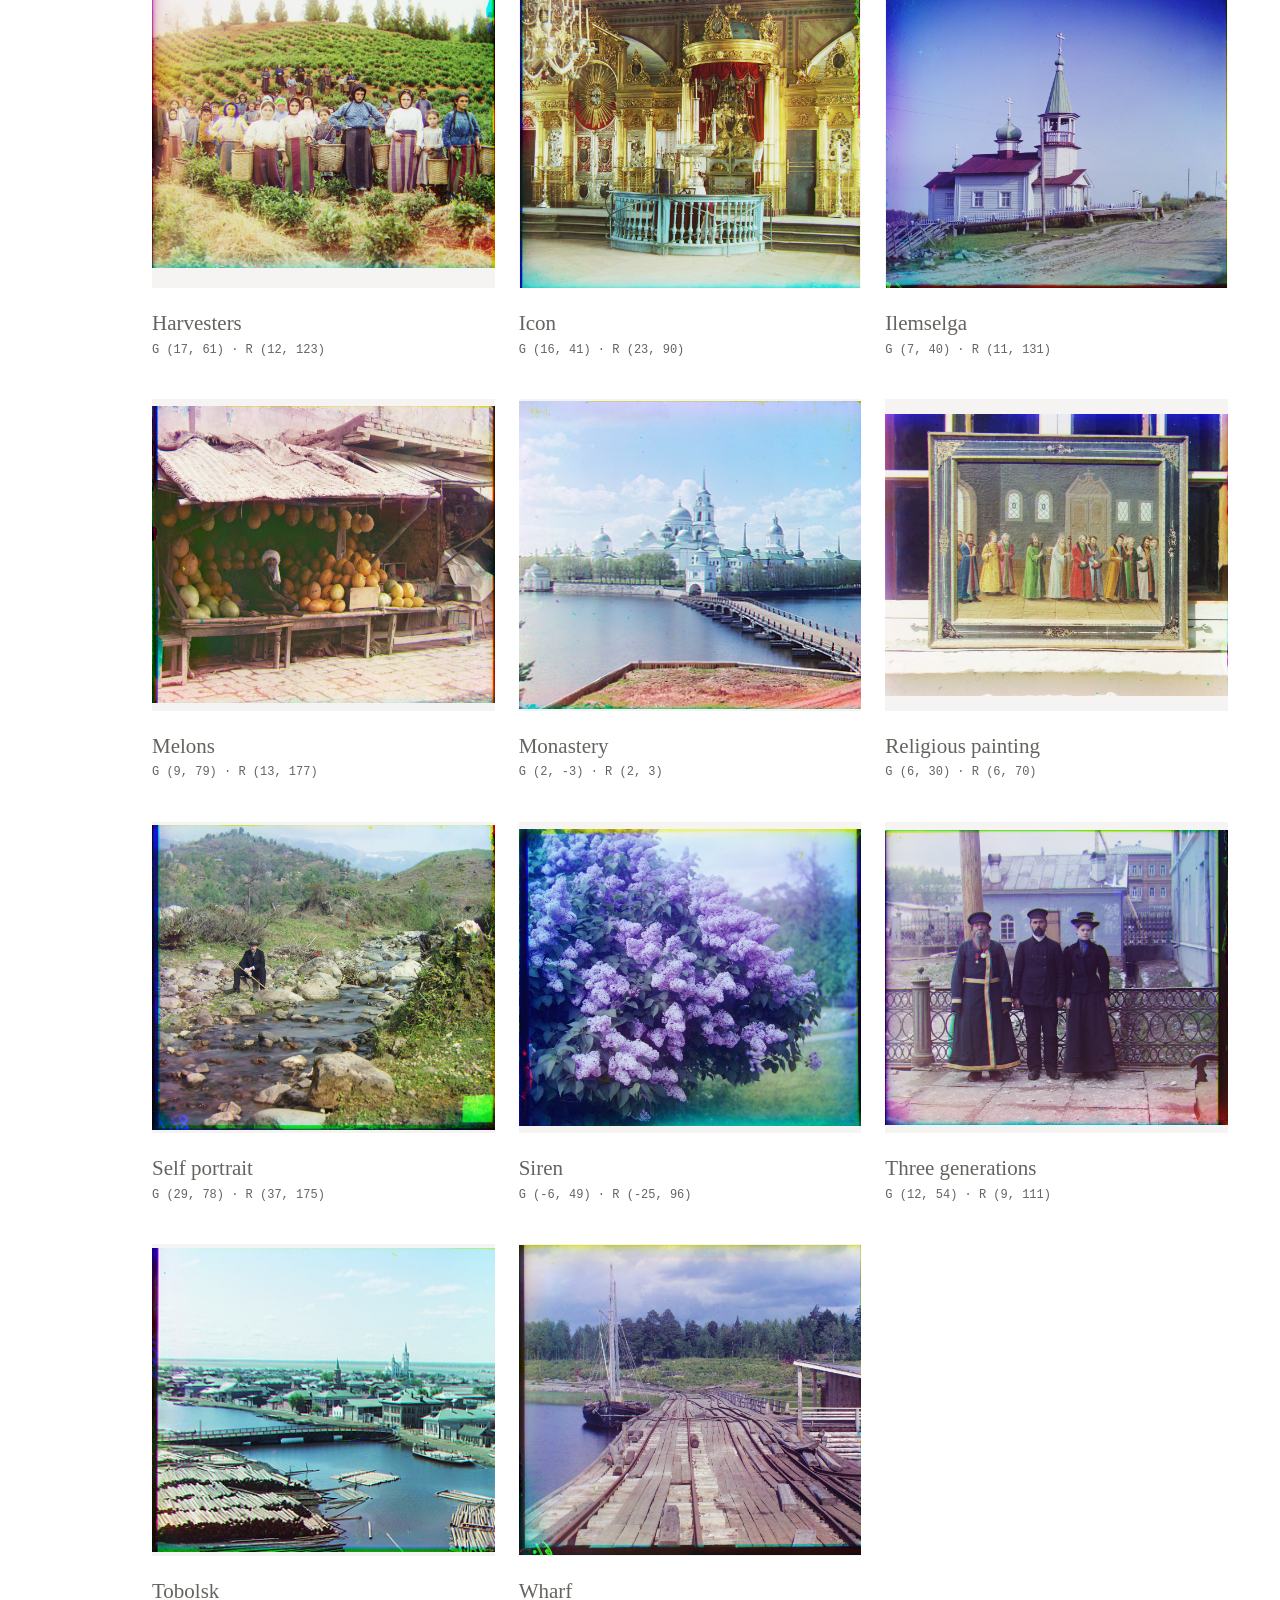
<file: project1/index.html>
<!doctype html><html lang="en"><head><meta charset="utf-8"><meta name="viewport" content="width=device-width,initial-scale=1"><title>Images of the Russian Empire | Moo Sheng Yan</title><meta name="description" content="Moo Sheng Yan's CS180 computational photography portfolio, Fall 2026."><link rel="stylesheet" href="../style.css"><link rel="icon" type="image/svg+xml" href="data:image/svg+xml,%3Csvg xmlns='http://www.w3.org/2000/svg' viewBox='0 0 32 32'%3E%3Crect width='32' height='32' fill='white'/%3E%3Cpath d='M5 6h17v17H5zM10 11h17v17H10z' fill='none' stroke='%23853b38' stroke-width='2'/%3E%3C/svg%3E"></head><body><a class="skip" href="#content">Skip to content</a><header><a class="brand" href="../index.html">MOO SHENG YAN / CS180</a><nav class="nav" aria-label="Projects"><a href="../project0/">Project 0</a><a href="../project1/">Project 1</a><a href="../project2/">Project 2</a><a href="../project3/">Project 3</a><a href="../project4/">Project 4</a></nav></header><main id="content"><section class="hero"><div><span class="eyebrow">Project 01 · Colour reconstruction</span><h1>Images of the<br>Russian Empire</h1><p class="lead">Reconstructing colour from three monochrome exposures in the Prokudin-Gorskii collection.</p><p class="byline">Moo Sheng Yan<br>CS180 · Fall 2026</p></div><figure><img src="../assets/harvesters_crop.jpg" alt="Reconstructed colour photograph of harvesters in a field"><figcaption>Harvesters. Gradient-based alignment with automatic border cropping.</figcaption></figure></section><div class="statline"><div><strong>17</strong><span>Original scans processed</span></div><div><strong>3 + 14</strong><span>JPEGs + full-resolution TIFFs</span></div><div><strong>3.70 s</strong><span>Median TIFF raw-NCC alignment</span></div></div><nav class="section-nav" aria-label="Report sections"><a href="#method">Approach</a><a href="#single">Single scale</a><a href="#pyramid">Pyramid</a><a href="#results">Results</a><a href="#selected">Selected photographs</a><a href="#extensions">Extensions</a><a href="#offsets">Offsets</a></nav><section class="section" id="method"><div class="section-head"><span class="number">01</span><div><h2>Three exposures, one photograph</h2><div class="prose"><p>Prokudin-Gorskii recorded scenes through blue, green and red filters on separate exposures. The digitised glass plate places those exposures in a single vertical strip. Their positions differ slightly, so simply combining them produces coloured outlines along edges.</p><p>The reconstruction uses a translation model: keep blue fixed, then move green and red until their image content agrees with blue. Every supplied scan is read at its original resolution. Integer pixels are converted to floating point by dividing by the maximum value of their storage type, 255 for 8-bit data or 65,535 for 16-bit data.</p><p>For a scan of height H, each band has height floor(H/3). The first band is blue, the second green and the third red. Any leftover rows at the bottom are discarded. The aligned output is assembled in the order red, green, blue.</p><div class="flow"><span>Split B / G / R</span><span>Estimate translations</span><span>Stack R / G / B</span><span>Keep valid overlap</span></div><p><strong>Offset convention.</strong> All pairs are (x, y), in pixels, and describe the shift applied to the moving channel. Positive x moves right; positive y moves down. A moving pixel sampled at (y − dy, x − dx) is compared with blue at (y, x).</p><p>Scoring ignores the outer 12% of each axis and increases that margin when needed to keep all candidates inside the image. This scoring mask is separate from the optional border-detection step. The final translation uses array rolling, then removes the wrapped regions by keeping only the valid overlap of all three channels.</p></div></div></div></section><section class="section" id="single"><div class="section-head"><span class="number">02</span><div><h2>A direct search at one scale</h2><div class="prose"><p>The single-scale version tries every integer displacement in a user-specified square window. With the default radius of 15, there are 31 × 31 = 961 candidates for each moving channel. Two explicit loops enumerate the horizontal and vertical shifts.</p><h3>Normalised cross-correlation</h3><p>For each candidate, A is the fixed blue interior and B is the corresponding shifted green or red interior. Subtracting their means removes a constant brightness difference. Dividing by their lengths removes a positive scale difference.</p><div class="formula">NCC(A, B) = Σ[(A − mean(A))(B − mean(B))] / √{Σ(A − mean(A))² · Σ(B − mean(B))²}</div><p>The displacement with the largest NCC is selected. All candidates at a given search level use the same reference region, so changing the amount of overlap does not make a candidate artificially attractive. The code also supports L2 through mean squared error, which has the same optimum as the L2 norm on a fixed-size region. All report results use NCC.</p><p>NCC is useful across exposures with different gain and brightness. It does not solve every cross-channel difference: a blue garment can be bright in one channel and dark in another.</p></div><div class="comparison"><figure><span class="label">Before</span><a href="../assets/cathedral_unaligned.jpg"><img src="../assets/cathedral_unaligned.jpg" loading="lazy" alt="Cathedral: Before colour reconstruction"></a><figcaption>Direct RGB stack before alignment.</figcaption></figure><figure><span class="label">After</span><a href="../assets/cathedral_single.jpg"><img src="../assets/cathedral_single.jpg" loading="lazy" alt="Cathedral: After colour reconstruction"></a><figcaption>Single-scale NCC. Fine architectural edges lose their coloured duplicates.</figcaption></figure></div><div class="gallery"><figure><span class="label"></span><a href="../assets/cathedral_single.jpg"><img src="../assets/cathedral_single.jpg" loading="lazy" alt="Cathedral: single colour reconstruction"></a><figcaption><h3>Cathedral</h3><div class="meta">G (2, 5) · R (3, 12)</div></figcaption></figure><figure><span class="label"></span><a href="../assets/monastery_single.jpg"><img src="../assets/monastery_single.jpg" loading="lazy" alt="Monastery: single colour reconstruction"></a><figcaption><h3>Monastery</h3><div class="meta">G (2, -3) · R (2, 3)</div></figcaption></figure><figure><span class="label"></span><a href="../assets/tobolsk_single.jpg"><img src="../assets/tobolsk_single.jpg" loading="lazy" alt="Tobolsk: single colour reconstruction"></a><figcaption><h3>Tobolsk</h3><div class="meta">G (3, 3) · R (3, 6)</div></figcaption></figure></div><div class="table-wrap"><table><thead><tr><th>JPEG</th><th>G (x, y)</th><th>R (x, y)</th><th>Alignment time</th></tr></thead><tbody><tr><td>Cathedral</td><td class="num">(2, 5)</td><td class="num">(3, 12)</td><td>0.265 s</td></tr><tr><td>Monastery</td><td class="num">(2, -3)</td><td class="num">(2, 3)</td><td>0.642 s</td></tr><tr><td>Tobolsk</td><td class="num">(3, 3)</td><td class="num">(3, 6)</td><td>0.714 s</td></tr></tbody></table></div><p>The single-scale and pyramid offsets agree exactly on all three JPEGs. Cathedral, Monastery and Tobolsk have no obvious global channel displacement after alignment. Small scene motion, scan damage and colour fringes at the plate borders can remain.</p></div></div></section><section class="section" id="pyramid"><div class="section-head"><span class="number">03</span><div><h2>Coarse-to-fine alignment</h2><div class="prose"><p>A high-resolution channel contains roughly 12 million pixels, and its displacement can exceed 100 pixels. Searching a large window at every full-resolution pixel would be expensive. The pyramid first solves a smaller version of the problem, then refines that answer at successively larger scales.</p><ol class="steps"><li><strong>Low-pass filter and downsample.</strong> Apply the separable kernel [1, 4, 6, 4, 1] / 16 along each axis, with reflected boundaries. Keep every second pixel. The filter suppresses high frequencies before subsampling.</li><li><strong>Build the levels explicitly.</strong> Repeat until the longest dimension is at most 240 pixels. No library pyramid function is used.</li><li><strong>Search the coarsest level.</strong> Use the same exhaustive raw-pixel NCC search over [−15, 15] in both directions.</li><li><strong>Propagate and refine.</strong> Double the current displacement at the next finer level, then search a local [−3, 3] window around it. The local correction absorbs rounding errors and adds detail.</li><li><strong>Finish at the original scale.</strong> Repeat through level zero and apply the resulting integer displacement to the original, full-resolution channel.</li></ol><p>At fine levels, the score uses a regular sampling stride, capped at approximately 400 samples along each axis. The images and displacement grid remain at full resolution. This reduces score computation without rounding the final shift to the sampling stride. Every low-resolution interior pixel is used.</p></div><h3>A measured refinement path</h3><p>Red-channel alignment for Melons, using raw-pixel NCC. Level zero is the original channel.</p><div class="table-wrap"><table><thead><tr><th>Level</th><th>Channel width × height</th><th>R (x, y)</th><th>NCC</th></tr></thead><tbody><tr><td>4</td><td>236 × 203</td><td class="num">(1, 11)</td><td>0.9315</td></tr><tr><td>3</td><td>472 × 406</td><td class="num">(2, 22)</td><td>0.9245</td></tr><tr><td>2</td><td>943 × 811</td><td class="num">(3, 45)</td><td>0.9192</td></tr><tr><td>1</td><td>1885 × 1621</td><td class="num">(7, 89)</td><td>0.9132</td></tr><tr><td>0</td><td>3770 × 3241</td><td class="num">(14, 178)</td><td>0.9087</td></tr></tbody></table></div><p>The offsets above are expressed in pixels of each level. The final estimate is obtained by refinement, rather than by scaling the coarse answer just once.</p></div></div></section><section class="section" id="results"><div class="section-head"><span class="number">04</span><div><h2>Raw-pixel NCC: all supplied scans</h2><div class="prose"><p>These are the required baseline results, before gradient features, detected border cropping, white balance or contrast adjustment. Only invalid translated support is removed. The same settings are used for every image. Click a photograph to inspect its larger version.</p><p>Emir is the clear global alignment failure. The other supplied scenes have substantially better agreement at architectural edges, faces and object outlines. Residual motion and plate borders are discussed below.</p></div><div class="gallery"><figure><span class="label"></span><a href="../assets/cathedral_raw.jpg"><img src="../assets/cathedral_raw.jpg" loading="lazy" alt="Cathedral: raw colour reconstruction"></a><figcaption><h3>Cathedral</h3><div class="meta">G (2, 5) · R (3, 12)</div></figcaption></figure><figure><span class="label"></span><a href="../assets/church_raw.jpg"><img src="../assets/church_raw.jpg" loading="lazy" alt="Church: raw colour reconstruction"></a><figcaption><h3>Church</h3><div class="meta">G (4, 25) · R (-5, 58)</div></figcaption></figure><figure><span class="label"></span><a href="../assets/emir_raw.jpg"><img src="../assets/emir_raw.jpg" loading="lazy" alt="Emir: raw colour reconstruction"></a><figcaption><h3>Emir</h3><div class="meta">G (24, 49) · R (-203, 139)</div><span class="tag">Raw NCC failure</span></figcaption></figure><figure><span class="label"></span><a href="../assets/harvesters_raw.jpg"><img src="../assets/harvesters_raw.jpg" loading="lazy" alt="Harvesters: raw colour reconstruction"></a><figcaption><h3>Harvesters</h3><div class="meta">G (17, 59) · R (13, 124)</div></figcaption></figure><figure><span class="label"></span><a href="../assets/icon_raw.jpg"><img src="../assets/icon_raw.jpg" loading="lazy" alt="Icon: raw colour reconstruction"></a><figcaption><h3>Icon</h3><div class="meta">G (17, 41) · R (23, 89)</div></figcaption></figure><figure><span class="label"></span><a href="../assets/ilemselga_raw.jpg"><img src="../assets/ilemselga_raw.jpg" loading="lazy" alt="Ilemselga: raw colour reconstruction"></a><figcaption><h3>Ilemselga</h3><div class="meta">G (7, 40) · R (11, 130)</div></figcaption></figure><figure><span class="label"></span><a href="../assets/melons_raw.jpg"><img src="../assets/melons_raw.jpg" loading="lazy" alt="Melons: raw colour reconstruction"></a><figcaption><h3>Melons</h3><div class="meta">G (10, 81) · R (14, 178)</div></figcaption></figure><figure><span class="label"></span><a href="../assets/monastery_raw.jpg"><img src="../assets/monastery_raw.jpg" loading="lazy" alt="Monastery: raw colour reconstruction"></a><figcaption><h3>Monastery</h3><div class="meta">G (2, -3) · R (2, 3)</div></figcaption></figure><figure><span class="label"></span><a href="../assets/religous_painting_raw.jpg"><img src="../assets/religous_painting_raw.jpg" loading="lazy" alt="Religious painting: raw colour reconstruction"></a><figcaption><h3>Religious painting</h3><div class="meta">G (3, 27) · R (7, 68)</div></figcaption></figure><figure><span class="label"></span><a href="../assets/self_portrait_raw.jpg"><img src="../assets/self_portrait_raw.jpg" loading="lazy" alt="Self portrait: raw colour reconstruction"></a><figcaption><h3>Self portrait</h3><div class="meta">G (29, 79) · R (36, 176)</div></figcaption></figure><figure><span class="label"></span><a href="../assets/siren_raw.jpg"><img src="../assets/siren_raw.jpg" loading="lazy" alt="Siren: raw colour reconstruction"></a><figcaption><h3>Siren</h3><div class="meta">G (-6, 49) · R (-24, 96)</div></figcaption></figure><figure><span class="label"></span><a href="../assets/three_generations_raw.jpg"><img src="../assets/three_generations_raw.jpg" loading="lazy" alt="Three generations: raw colour reconstruction"></a><figcaption><h3>Three generations</h3><div class="meta">G (14, 53) · R (11, 111)</div></figcaption></figure><figure><span class="label"></span><a href="../assets/tobolsk_raw.jpg"><img src="../assets/tobolsk_raw.jpg" loading="lazy" alt="Tobolsk: raw colour reconstruction"></a><figcaption><h3>Tobolsk</h3><div class="meta">G (3, 3) · R (3, 6)</div></figcaption></figure><figure><span class="label"></span><a href="../assets/wharf_raw.jpg"><img src="../assets/wharf_raw.jpg" loading="lazy" alt="Wharf: raw colour reconstruction"></a><figcaption><h3>Wharf</h3><div class="meta">G (-7, 15) · R (-16, 82)</div></figcaption></figure></div></div></div></section><section class="section" id="selected"><div class="section-head"><span class="number">05</span><div><h2>Three further photographs</h2><div class="prose"><p>Three additional negatives were downloaded from the Library of Congress. These are the original-resolution 8-bit TIFF scans, not the Library’s existing colour composites. The same raw-NCC pyramid and parameters were applied without individual tuning.</p></div><div class="selected-entry"><h3>General view of Tver from the south</h3><p>A distant townscape with small architectural details and a broad sky. <a href="https://www.loc.gov/pictures/collection/prok/item/2018681183/">Library of Congress record</a>, 1910.</p><div class="comparison"><figure><span class="label">Baseline</span><a href="../assets/tver_raw.jpg"><img src="../assets/tver_raw.jpg" loading="lazy" alt="Tver: Baseline colour reconstruction"></a><figcaption>Raw NCC. G (25, 98); R (30, 202).</figcaption></figure><figure><span class="label">Refined</span><a href="../assets/tver_crop.jpg"><img src="../assets/tver_crop.jpg" loading="lazy" alt="Tver: Refined colour reconstruction"></a><figcaption>Gradient NCC and detected border crop. G (25, 99); R (31, 202).</figcaption></figure></div><p class="note"><strong>Source condition.</strong> The scan contains conspicuous cracks and a broad yellow damaged band. These marks come from the source plate or its digitisation rather than a channel translation error; the townscape edges still align.</p><p class="meta">LC-DIG-prok-00014 · Input 3723 × 9783 · <a href="https://cdn.loc.gov/master/pnp/prok/00000/00014u.tif">Original stacked TIFF</a></p></div><div class="selected-entry"><h3>Church of the Transfiguration, Pidma</h3><p>Fine wooden architecture and strong vertical edges against open sky. <a href="https://www.loc.gov/pictures/collection/prok/item/2018678834/">Library of Congress record</a>, 1909.</p><div class="comparison"><figure><span class="label">Baseline</span><a href="../assets/pidma_raw.jpg"><img src="../assets/pidma_raw.jpg" loading="lazy" alt="Pidma: Baseline colour reconstruction"></a><figcaption>Raw NCC. G (15, 68); R (24, 145).</figcaption></figure><figure><span class="label">Refined</span><a href="../assets/pidma_crop.jpg"><img src="../assets/pidma_crop.jpg" loading="lazy" alt="Pidma: Refined colour reconstruction"></a><figcaption>Gradient NCC and detected border crop. G (16, 68); R (24, 147).</figcaption></figure></div><p class="meta">LC-DIG-prok-01080 · Input 3712 × 9754 · <a href="https://tile.loc.gov/storage-services/master/pnp/prok/01000/01080u.tif">Original stacked TIFF</a></p></div><div class="selected-entry"><h3>On Saimaa Lake</h3><p>A lakeside scene with vegetation, water and changes in texture. <a href="https://www.loc.gov/item/2018679084/">Library of Congress record</a>, Between 1905 and 1915.</p><div class="comparison"><figure><span class="label">Baseline</span><a href="../assets/saimaa_raw.jpg"><img src="../assets/saimaa_raw.jpg" loading="lazy" alt="Saimaa: Baseline colour reconstruction"></a><figcaption>Raw NCC. G (-23, 48); R (-45, 165).</figcaption></figure><figure><span class="label">Refined</span><a href="../assets/saimaa_crop.jpg"><img src="../assets/saimaa_crop.jpg" loading="lazy" alt="Saimaa: Refined colour reconstruction"></a><figcaption>Gradient NCC and detected border crop. G (-23, 48); R (-45, 165).</figcaption></figure></div><p class="meta">LC-DIG-prok-01655 · Input 3778 × 9699 · <a href="https://tile.loc.gov/storage-services/master/pnp/prok/01600/01655u.tif">Original stacked TIFF</a></p></div><p>All three additional photographs retain coherent static scene structure under raw NCC. Moving water and foliage can differ between exposures even when stationary objects align.</p></div></div></section><section class="section" id="extensions"><div class="section-head"><span class="number">06</span><div><h2>Refinements and their limits</h2><div class="prose"><h3>1. Gradient features</h3><p>Emir exposes the weakness of matching brightness across colour channels. The blue robe has very different intensity in the red and blue exposures. Raw NCC selects R (-203, 139), which creates a conspicuous duplicate figure.</p><p>The improved version computes horizontal and vertical central differences at each pyramid level, then forms gradient magnitude √(g<sub>x</sub>² + g<sub>y</sub>²). NCC is applied to those magnitudes. Object boundaries remain useful even when the interior colour changes strongly between channels. The pyramid and search windows are unchanged.</p><p>The resulting offsets are G (23, 49) and R (40, 107). The head, robe and chair now agree much more closely. The result still contains small local colour differences because translation alone cannot account for all scene motion or optical differences.</p></div><div class="comparison"><figure><span class="label">Before</span><a href="../assets/emir_raw.jpg"><img src="../assets/emir_raw.jpg" loading="lazy" alt="Emir: Before colour reconstruction"></a><figcaption>Raw-pixel NCC selects the wrong red-channel position.</figcaption></figure><figure><span class="label">After</span><a href="../assets/emir_gradient.jpg"><img src="../assets/emir_gradient.jpg" loading="lazy" alt="Emir: After colour reconstruction"></a><figcaption>Gradient-magnitude NCC corrects the large alignment error.</figcaption></figure></div><h3>2. Detecting scan borders</h3><div class="prose"><p>Removing invalid translated support does not remove the physical frame recorded in the scan. The crop detector searches the outer 12% for bands dominated by very dark pixels, nearly white pixels or strong disagreement between channels. It forms row and column profiles using the middle 70% of the opposite axis, smooths each profile over three samples, and compares it with a threshold derived from the central scene.</p><p>The last detected anomalous band determines each crop boundary. There is no fixed amount removed from each side. The threshold has a floor of 0.30 and otherwise uses the central median plus four median absolute deviations. Pixel evidence is defined by all channels below 0.08, all channels above 0.92, or a channel range above 0.70.</p><p>This conservative detector removes large scan rails while preserving more scene content. It can leave thin coloured lines and isolated damaged patches, especially in Self portrait. It does not attempt to repair the photograph itself.</p></div><div class="comparison"><figure><span class="label">Before</span><a href="../assets/monastery_gradient.jpg"><img src="../assets/monastery_gradient.jpg" loading="lazy" alt="Monastery: Before colour reconstruction"></a><figcaption>Common valid support, before detecting the physical scan border.</figcaption></figure><figure><span class="label">After</span><a href="../assets/monastery_crop.jpg"><img src="../assets/monastery_crop.jpg" loading="lazy" alt="Monastery: After colour reconstruction"></a><figcaption>Detected crop; no manually chosen crop rectangle.</figcaption></figure></div><h3>3. Automatic white balance</h3><div class="prose"><p>A gray-world estimate treats the average scene colour as a neutral reference. After cropping, pixels with mean intensity between 0.10 and 0.90 are sampled. For each channel, the gain is the mean of the three channel means divided by that channel’s mean. Gains are restricted to [0.80, 1.25] to limit large colour shifts, then values are clipped to [0, 1].</p><p>This reduces the cool cast in Church, but the assumption is unreliable for strongly coloured scenes. In Siren, blue flowers are part of the scene rather than proof of blue illumination. The principal refined gallery therefore shows aligned and cropped images; tonal variants are presented here as separate experiments.</p></div><div class="comparison"><figure><span class="label">Before</span><a href="../assets/church_crop.jpg"><img src="../assets/church_crop.jpg" loading="lazy" alt="Church: Before colour reconstruction"></a><figcaption>Aligned and cropped, before estimating the illuminant.</figcaption></figure><figure><span class="label">After</span><a href="../assets/church_balance.jpg"><img src="../assets/church_balance.jpg" loading="lazy" alt="Church: After colour reconstruction"></a><figcaption>Gray-world gains reduce the overall blue cast.</figcaption></figure></div><p class="meta">Church gains (R, G, B): (1.1621, 1.1307, 0.8).</p><h3>4. Automatic contrast</h3><div class="prose"><p>The final tonal variant uses a shared percentile stretch. Let a and b be the 0.5th and 99.5th percentiles of all sampled channel values. Apply clip((I − a) / (b − a), 0, 1) to every channel. The shared mapping avoids the independent channel stretches that would introduce additional colour changes.</p><p>Percentiles reduce the influence of a few damaged or saturated pixels. The stretch increases tonal separation, although clipping can remove some highlight and shadow detail. It is a display adjustment, not an estimate of the scene’s original colours.</p></div><div class="comparison"><figure><span class="label">Before</span><a href="../assets/melons_balance.jpg"><img src="../assets/melons_balance.jpg" loading="lazy" alt="Melons: Before colour reconstruction"></a><figcaption>After cropping and white balance, before the contrast stretch.</figcaption></figure><figure><span class="label">After</span><a href="../assets/melons_final.jpg"><img src="../assets/melons_final.jpg" loading="lazy" alt="Melons: After colour reconstruction"></a><figcaption>The shared stretch expands the displayed tonal range.</figcaption></figure></div></div></div></section><section class="section" id="refined"><div class="section-head"><span class="number">07</span><div><h2>Refined alignment gallery</h2><p>Gradient-magnitude NCC and automatic border cropping, with the original channel intensities retained. All images use one set of parameters.</p><div class="gallery"><figure><span class="label"></span><a href="../assets/cathedral_crop.jpg"><img src="../assets/cathedral_crop.jpg" loading="lazy" alt="Cathedral: crop colour reconstruction"></a><figcaption><h3>Cathedral</h3><div class="meta">G (2, 5) · R (3, 12)</div></figcaption></figure><figure><span class="label"></span><a href="../assets/church_crop.jpg"><img src="../assets/church_crop.jpg" loading="lazy" alt="Church: crop colour reconstruction"></a><figcaption><h3>Church</h3><div class="meta">G (4, 25) · R (-4, 58)</div></figcaption></figure><figure><span class="label"></span><a href="../assets/emir_crop.jpg"><img src="../assets/emir_crop.jpg" loading="lazy" alt="Emir: crop colour reconstruction"></a><figcaption><h3>Emir</h3><div class="meta">G (23, 49) · R (40, 107)</div></figcaption></figure><figure><span class="label"></span><a href="../assets/harvesters_crop.jpg"><img src="../assets/harvesters_crop.jpg" loading="lazy" alt="Harvesters: crop colour reconstruction"></a><figcaption><h3>Harvesters</h3><div class="meta">G (17, 61) · R (12, 123)</div></figcaption></figure><figure><span class="label"></span><a href="../assets/icon_crop.jpg"><img src="../assets/icon_crop.jpg" loading="lazy" alt="Icon: crop colour reconstruction"></a><figcaption><h3>Icon</h3><div class="meta">G (16, 41) · R (23, 90)</div></figcaption></figure><figure><span class="label"></span><a href="../assets/ilemselga_crop.jpg"><img src="../assets/ilemselga_crop.jpg" loading="lazy" alt="Ilemselga: crop colour reconstruction"></a><figcaption><h3>Ilemselga</h3><div class="meta">G (7, 40) · R (11, 131)</div></figcaption></figure><figure><span class="label"></span><a href="../assets/melons_crop.jpg"><img src="../assets/melons_crop.jpg" loading="lazy" alt="Melons: crop colour reconstruction"></a><figcaption><h3>Melons</h3><div class="meta">G (9, 79) · R (13, 177)</div></figcaption></figure><figure><span class="label"></span><a href="../assets/monastery_crop.jpg"><img src="../assets/monastery_crop.jpg" loading="lazy" alt="Monastery: crop colour reconstruction"></a><figcaption><h3>Monastery</h3><div class="meta">G (2, -3) · R (2, 3)</div></figcaption></figure><figure><span class="label"></span><a href="../assets/religous_painting_crop.jpg"><img src="../assets/religous_painting_crop.jpg" loading="lazy" alt="Religious painting: crop colour reconstruction"></a><figcaption><h3>Religious painting</h3><div class="meta">G (6, 30) · R (6, 70)</div></figcaption></figure><figure><span class="label"></span><a href="../assets/self_portrait_crop.jpg"><img src="../assets/self_portrait_crop.jpg" loading="lazy" alt="Self portrait: crop colour reconstruction"></a><figcaption><h3>Self portrait</h3><div class="meta">G (29, 78) · R (37, 175)</div></figcaption></figure><figure><span class="label"></span><a href="../assets/siren_crop.jpg"><img src="../assets/siren_crop.jpg" loading="lazy" alt="Siren: crop colour reconstruction"></a><figcaption><h3>Siren</h3><div class="meta">G (-6, 49) · R (-25, 96)</div></figcaption></figure><figure><span class="label"></span><a href="../assets/three_generations_crop.jpg"><img src="../assets/three_generations_crop.jpg" loading="lazy" alt="Three generations: crop colour reconstruction"></a><figcaption><h3>Three generations</h3><div class="meta">G (12, 54) · R (9, 111)</div></figcaption></figure><figure><span class="label"></span><a href="../assets/tobolsk_crop.jpg"><img src="../assets/tobolsk_crop.jpg" loading="lazy" alt="Tobolsk: crop colour reconstruction"></a><figcaption><h3>Tobolsk</h3><div class="meta">G (3, 3) · R (3, 6)</div></figcaption></figure><figure><span class="label"></span><a href="../assets/wharf_crop.jpg"><img src="../assets/wharf_crop.jpg" loading="lazy" alt="Wharf: crop colour reconstruction"></a><figcaption><h3>Wharf</h3><div class="meta">G (-7, 15) · R (-16, 83)</div></figcaption></figure></div></div></div></section><section class="section" id="offsets"><div class="section-head"><span class="number">08</span><div><h2>Offsets, runtime and verification</h2><p>Offsets below are applied shifts in original-resolution pixels. G and R are both measured relative to blue. Times cover alignment of both moving channels and exclude file reading, colour composition, JPEG writing and optional tonal adjustments.</p><div class="table-wrap"><table><thead><tr><th>Image</th><th>Raw G</th><th>Raw R</th><th>Gradient G</th><th>Gradient R</th><th>Raw / grad. time</th></tr></thead><tbody><tr><td>Cathedral</td><td class="num">(2, 5)</td><td class="num">(3, 12)</td><td class="num">(2, 5)</td><td class="num">(3, 12)</td><td class="num">0.11 / 0.15 s</td></tr><tr><td>Church</td><td class="num">(4, 25)</td><td class="num">(-5, 58)</td><td class="num">(4, 25)</td><td class="num">(-4, 58)</td><td class="num">2.77 / 5.37 s</td></tr><tr><td>Emir</td><td class="num">(24, 49)</td><td class="num">(-203, 139)</td><td class="num">(23, 49)</td><td class="num">(40, 107)</td><td class="num">3.79 / 5.21 s</td></tr><tr><td>Harvesters</td><td class="num">(17, 59)</td><td class="num">(13, 124)</td><td class="num">(17, 61)</td><td class="num">(12, 123)</td><td class="num">5.45 / 4.94 s</td></tr><tr><td>Icon</td><td class="num">(17, 41)</td><td class="num">(23, 89)</td><td class="num">(16, 41)</td><td class="num">(23, 90)</td><td class="num">3.76 / 5.04 s</td></tr><tr><td>Ilemselga</td><td class="num">(7, 40)</td><td class="num">(11, 130)</td><td class="num">(7, 40)</td><td class="num">(11, 131)</td><td class="num">3.64 / 5.18 s</td></tr><tr><td>Melons</td><td class="num">(10, 81)</td><td class="num">(14, 178)</td><td class="num">(9, 79)</td><td class="num">(13, 177)</td><td class="num">3.72 / 5.61 s</td></tr><tr><td>Monastery</td><td class="num">(2, -3)</td><td class="num">(2, 3)</td><td class="num">(2, -3)</td><td class="num">(2, 3)</td><td class="num">0.27 / 0.32 s</td></tr><tr><td>Religious painting</td><td class="num">(3, 27)</td><td class="num">(7, 68)</td><td class="num">(6, 30)</td><td class="num">(6, 70)</td><td class="num">4.08 / 4.80 s</td></tr><tr><td>Self portrait</td><td class="num">(29, 79)</td><td class="num">(36, 176)</td><td class="num">(29, 78)</td><td class="num">(37, 175)</td><td class="num">3.59 / 4.88 s</td></tr><tr><td>Siren</td><td class="num">(-6, 49)</td><td class="num">(-24, 96)</td><td class="num">(-6, 49)</td><td class="num">(-25, 96)</td><td class="num">2.28 / 3.24 s</td></tr><tr><td>Three generations</td><td class="num">(14, 53)</td><td class="num">(11, 111)</td><td class="num">(12, 54)</td><td class="num">(9, 111)</td><td class="num">2.41 / 3.41 s</td></tr><tr><td>Tobolsk</td><td class="num">(3, 3)</td><td class="num">(3, 6)</td><td class="num">(3, 3)</td><td class="num">(3, 6)</td><td class="num">0.32 / 0.25 s</td></tr><tr><td>Wharf</td><td class="num">(-7, 15)</td><td class="num">(-16, 82)</td><td class="num">(-7, 15)</td><td class="num">(-16, 83)</td><td class="num">4.09 / 5.34 s</td></tr><tr><td>Pidma</td><td class="num">(15, 68)</td><td class="num">(24, 145)</td><td class="num">(16, 68)</td><td class="num">(24, 147)</td><td class="num">3.68 / 4.76 s</td></tr><tr><td>Saimaa</td><td class="num">(-23, 48)</td><td class="num">(-45, 165)</td><td class="num">(-23, 48)</td><td class="num">(-45, 165)</td><td class="num">21.76 / 6.06 s</td></tr><tr><td>Tver</td><td class="num">(25, 98)</td><td class="num">(30, 202)</td><td class="num">(25, 99)</td><td class="num">(31, 202)</td><td class="num">3.53 / 5.97 s</td></tr></tbody></table></div><div class="prose"><h3>Checks and performance</h3><p>The run used Python 3.12.14, NumPy 2.3.5 and Pillow 12.3.0 on Windows 11. The median raw-NCC alignment time across the 14 TIFF inputs was 3.70 seconds. The longest complete per-image run, including both methods, optional enhancements and writing full-resolution and webpage JPEGs, was 42.37 seconds. Timings depend on the machine and concurrent work.</p><p>Five automated tests passed. They cover signed shifts with both NCC and L2; gain and brightness changes under NCC; large displacements on odd-sized images; RGB order and valid support after rolling; and BGR splitting with 8-bit and 16-bit normalisation. The three JPEGs also give identical single-scale and pyramid offsets.</p><h3>What remains imperfect</h3><p>The raw baseline fails on Emir. Gradient features correct its large displacement, but there is no ground-truth registration against which to claim zero pixel error. Leaves, water and people can move between exposures. Local colour traces can also arise from distortion, uneven exposure and damage to the original plate. A single translation cannot correct these effects. The crop detector is deliberately conservative and retains some narrow border remnants.</p><p>The most useful improvement is changing the alignment features. Colour adjustments change the appearance of an already aligned image; they cannot repair a geometric error.</p></div></div></div></section><section class="section" id="sources"><div class="section-head"><span class="number">09</span><div><h2>Sources</h2><ol class="source-list"><li><a href="https://cal-cs180.github.io/fa26/hw/proj1/">CS180 Project 1 assignment</a>. Project requirements and NCC definition; the supplied Fall 2026 assignment copy was used.</li><li><a href="https://www.loc.gov/collections/prokudin-gorskii/">Prokudin-Gorskii collection, Library of Congress</a>. The 14 supplied negatives and the additional scans originate from this collection.</li><li><a href="https://www.loc.gov/pictures/collection/prok/item/2018681183/">General view of Tver from the south</a>, 1910. LC-DIG-prok-00014. Photographer: Sergei Mikhailovich Prokudin-Gorskii.</li><li><a href="https://www.loc.gov/pictures/collection/prok/item/2018678834/">Church of the Transfiguration, Pidma</a>, 1909. LC-DIG-prok-01080. Photographer: Sergei Mikhailovich Prokudin-Gorskii.</li><li><a href="https://www.loc.gov/item/2018679084/">On Saimaa Lake</a>, Between 1905 and 1915. LC-DIG-prok-01655. Photographer: Sergei Mikhailovich Prokudin-Gorskii.</li></ol><p>The additional records state “No known restrictions on publication.” All colour reconstructions shown in this report were produced from stacked monochrome negatives by the submitted pipeline. The Library’s existing colour composites were not used as outputs or alignment targets.</p></div></div></section></main><footer>Moo Sheng Yan · CS180: Intro to Computer Vision and Computational Photography · Fall 2026</footer></body></html>
</file>
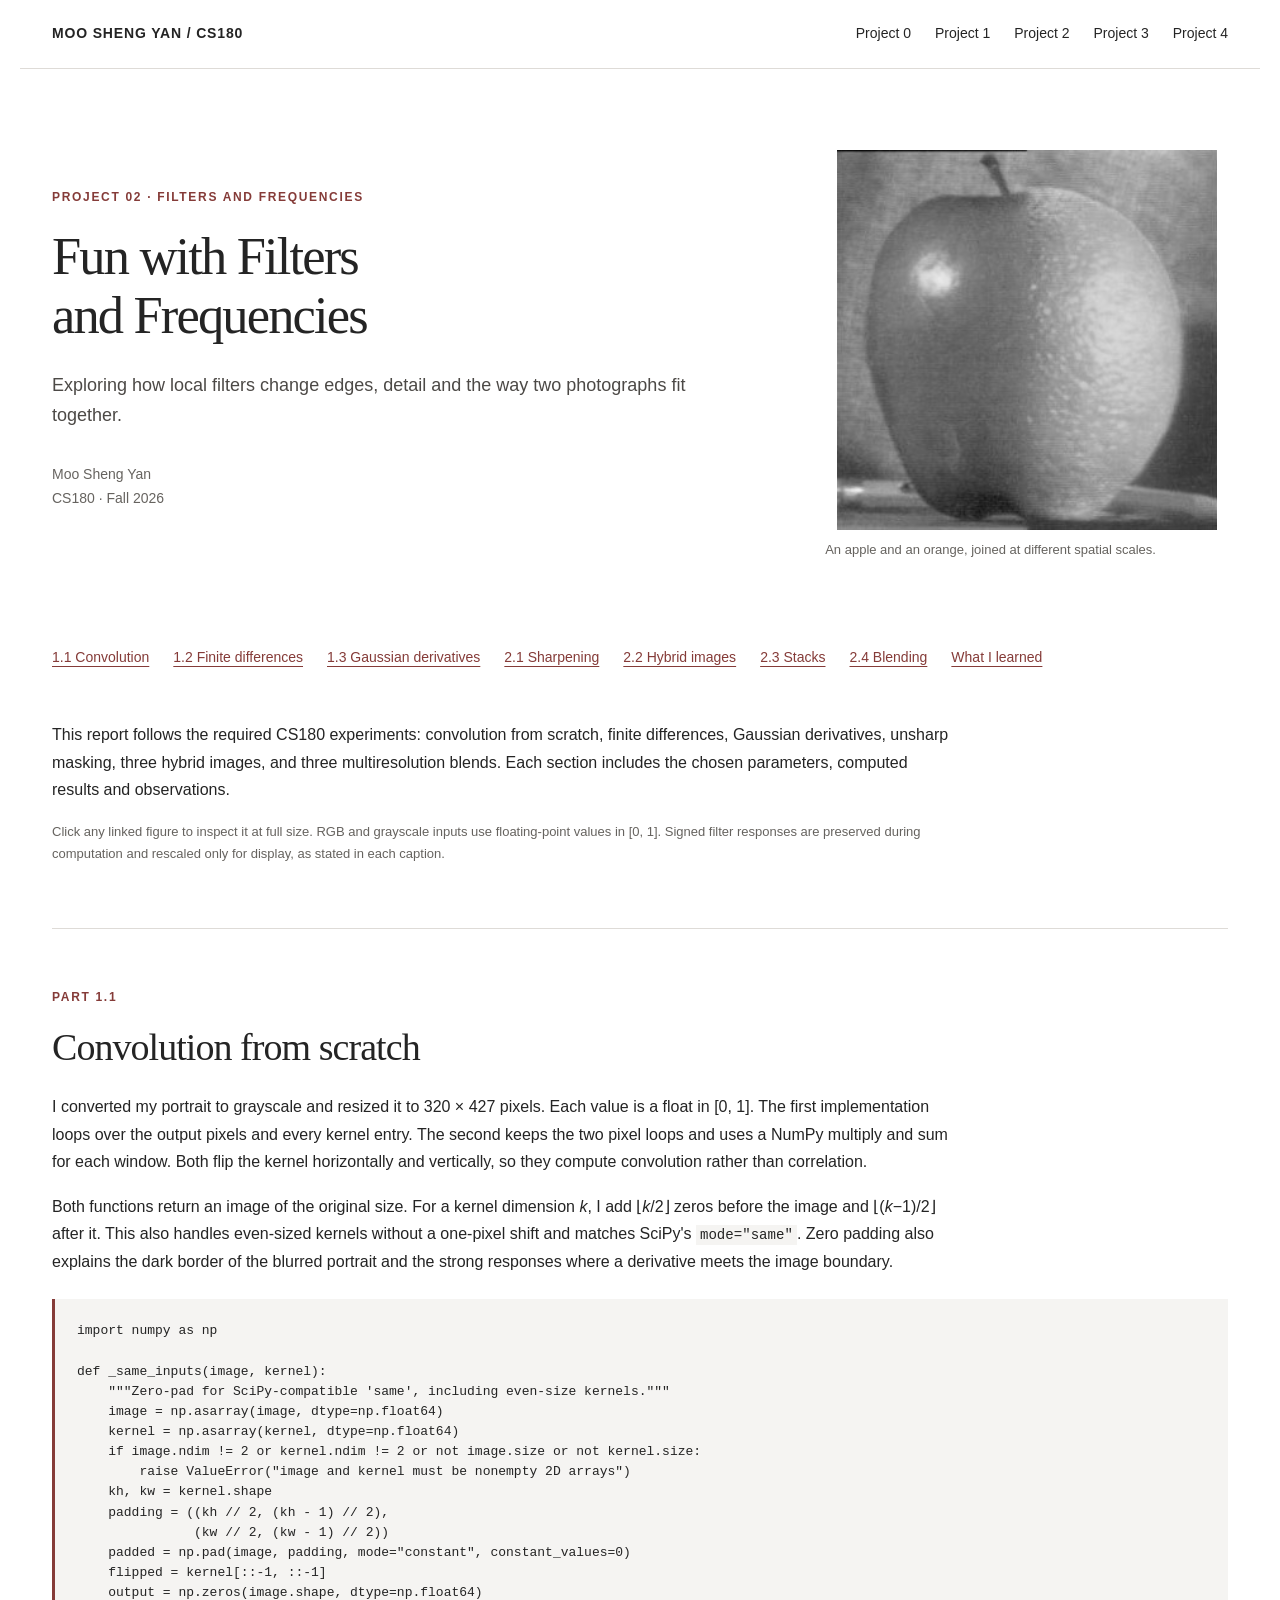
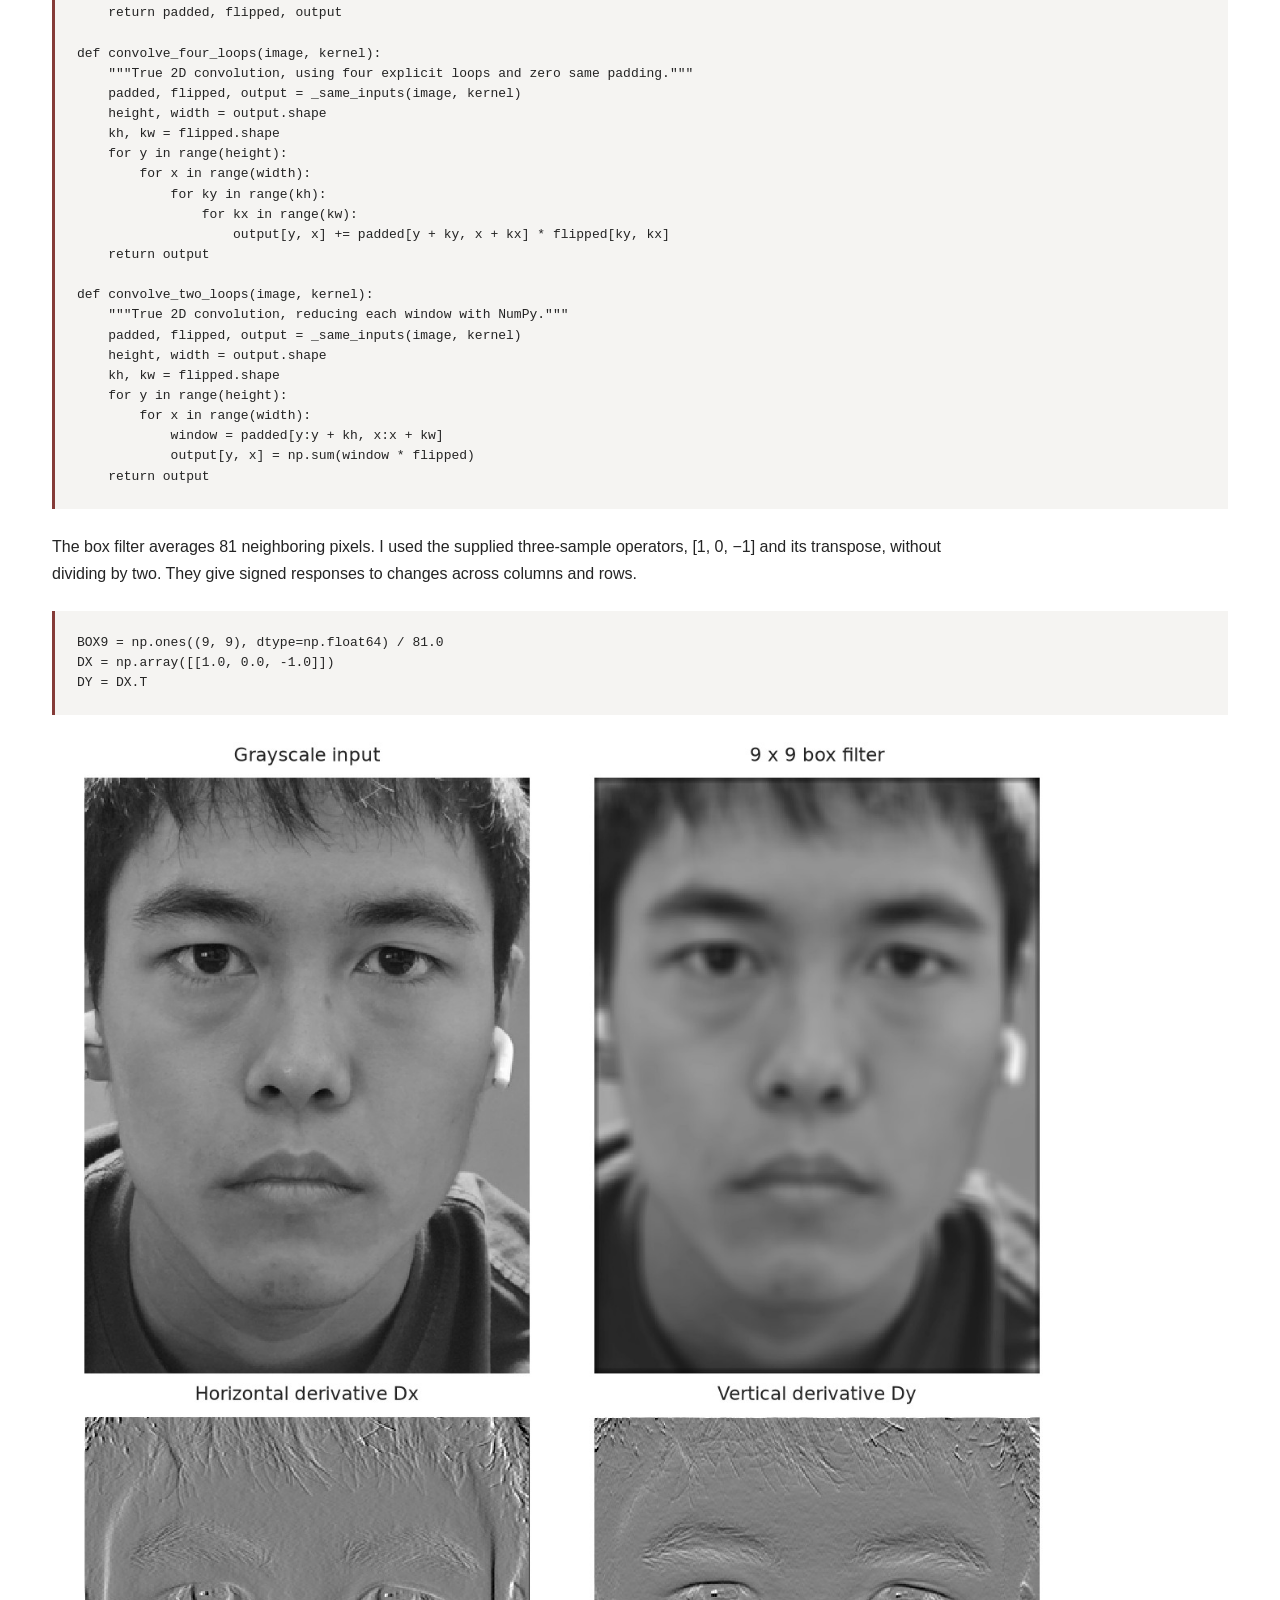
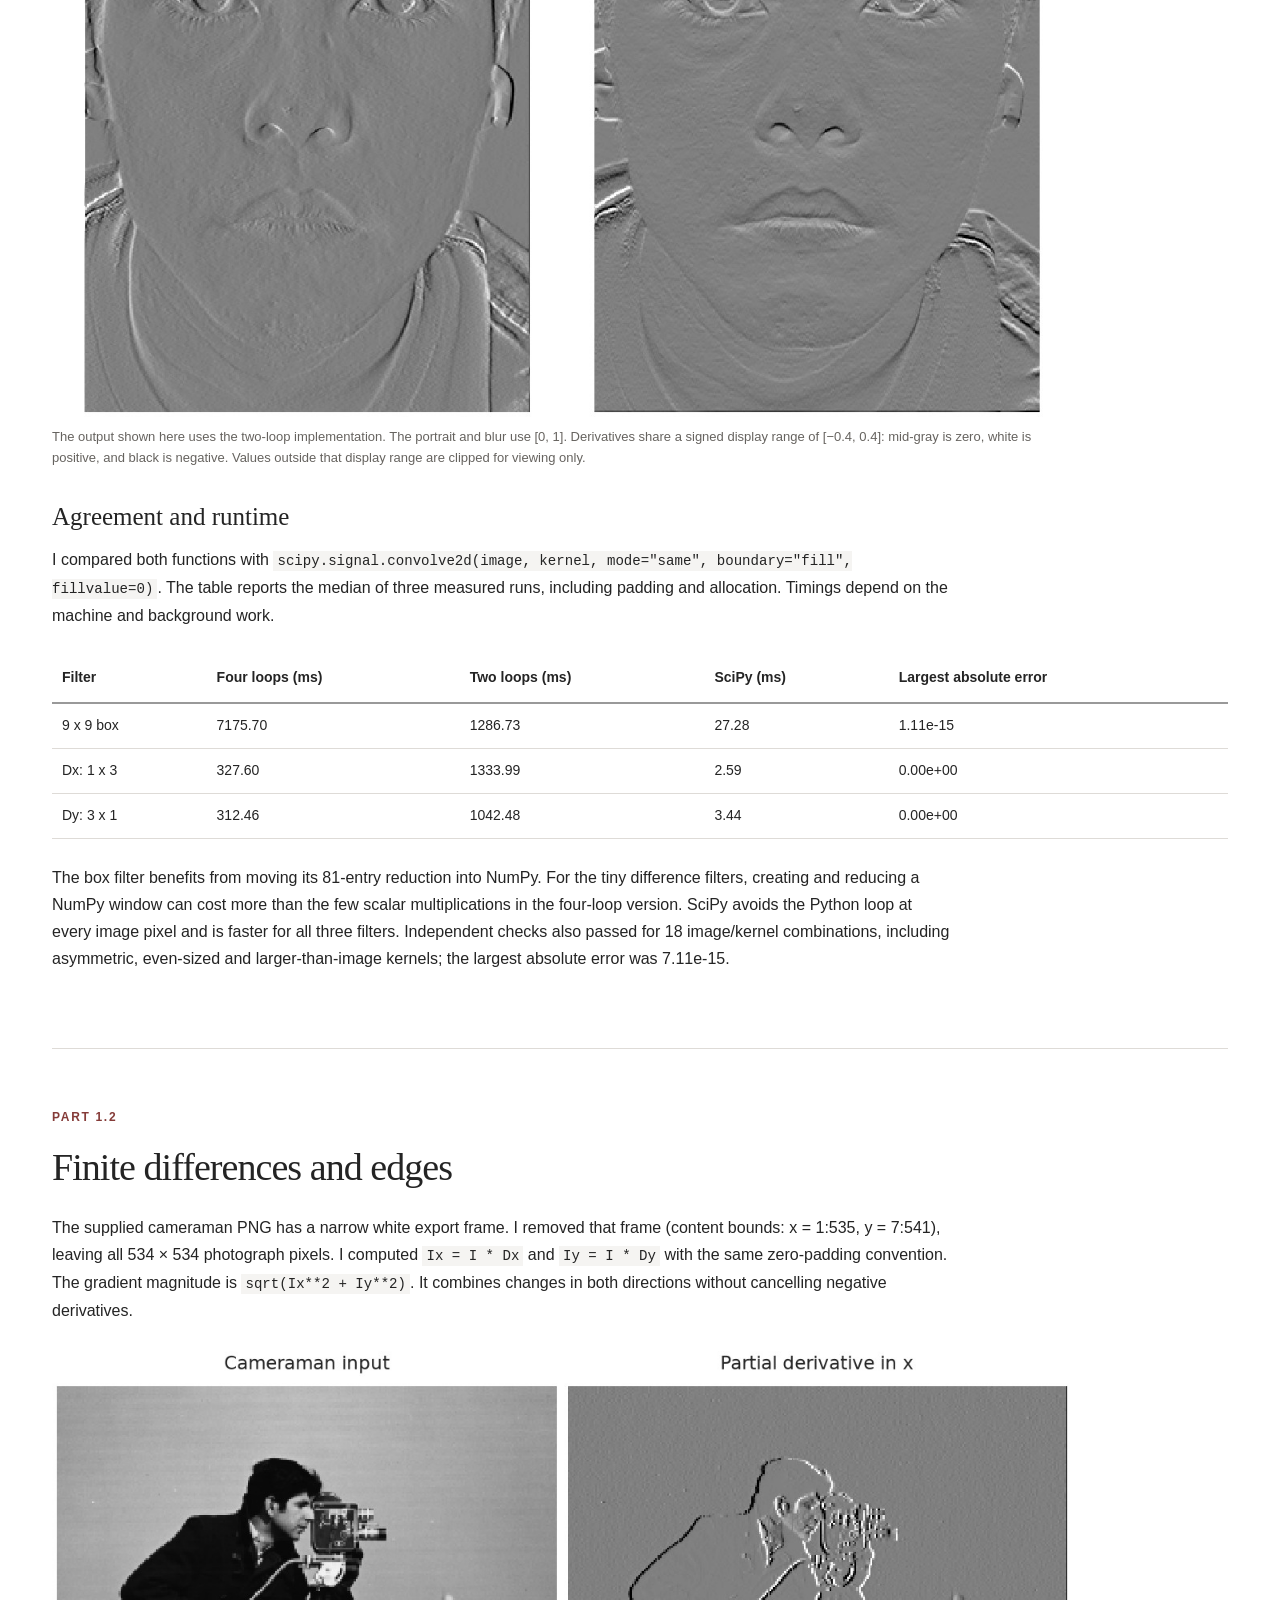
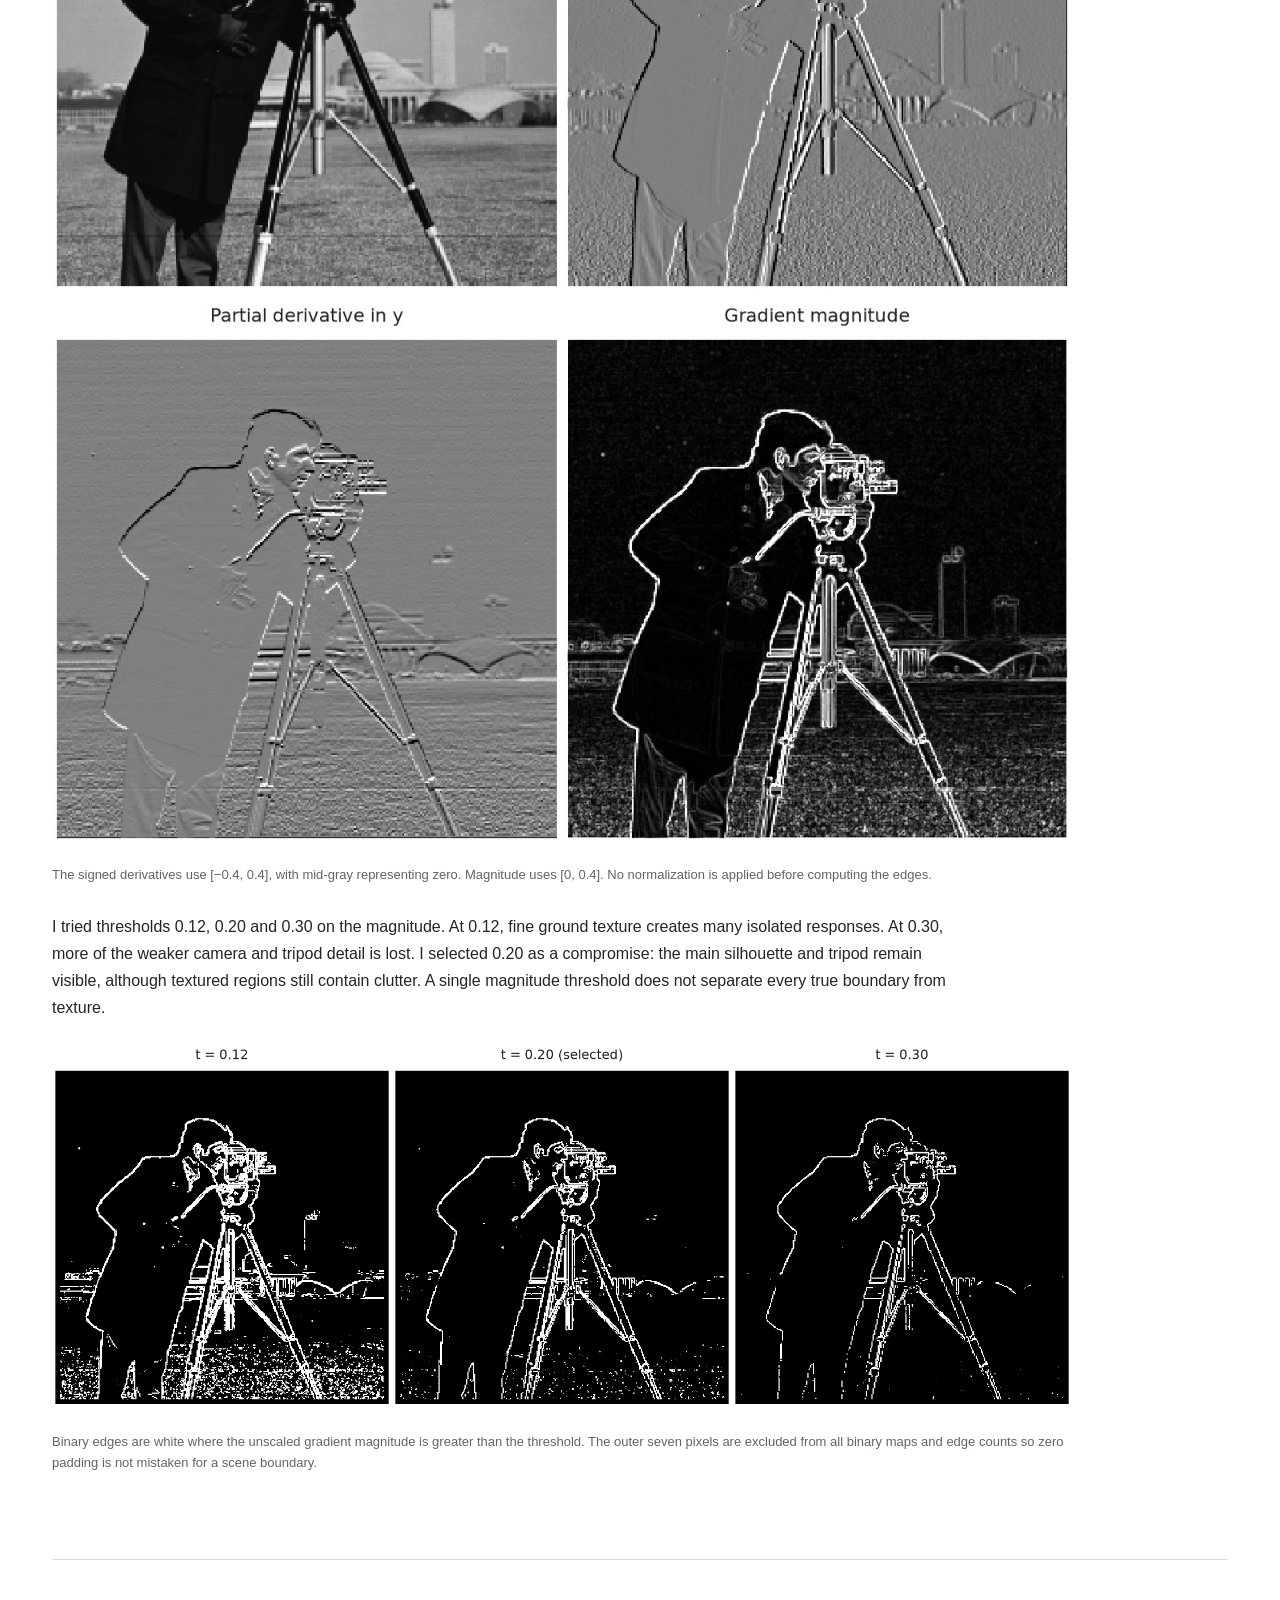
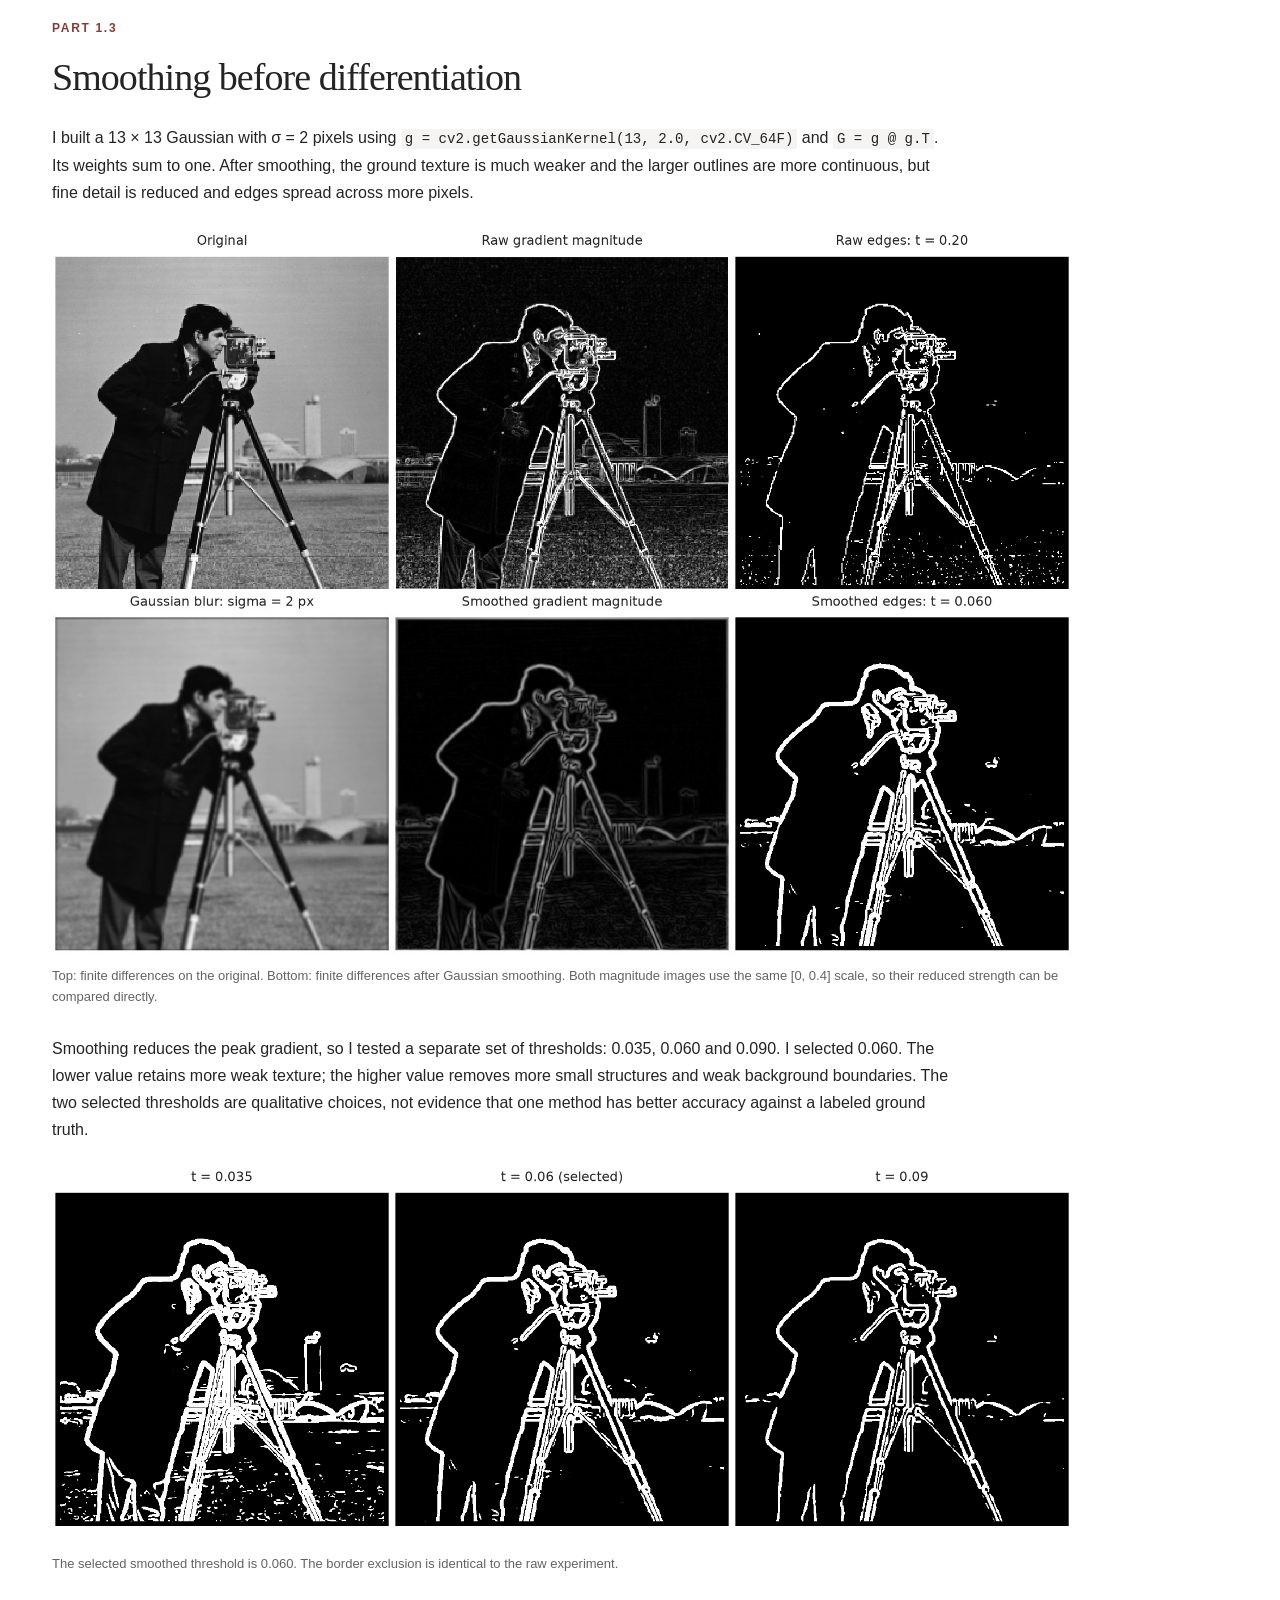
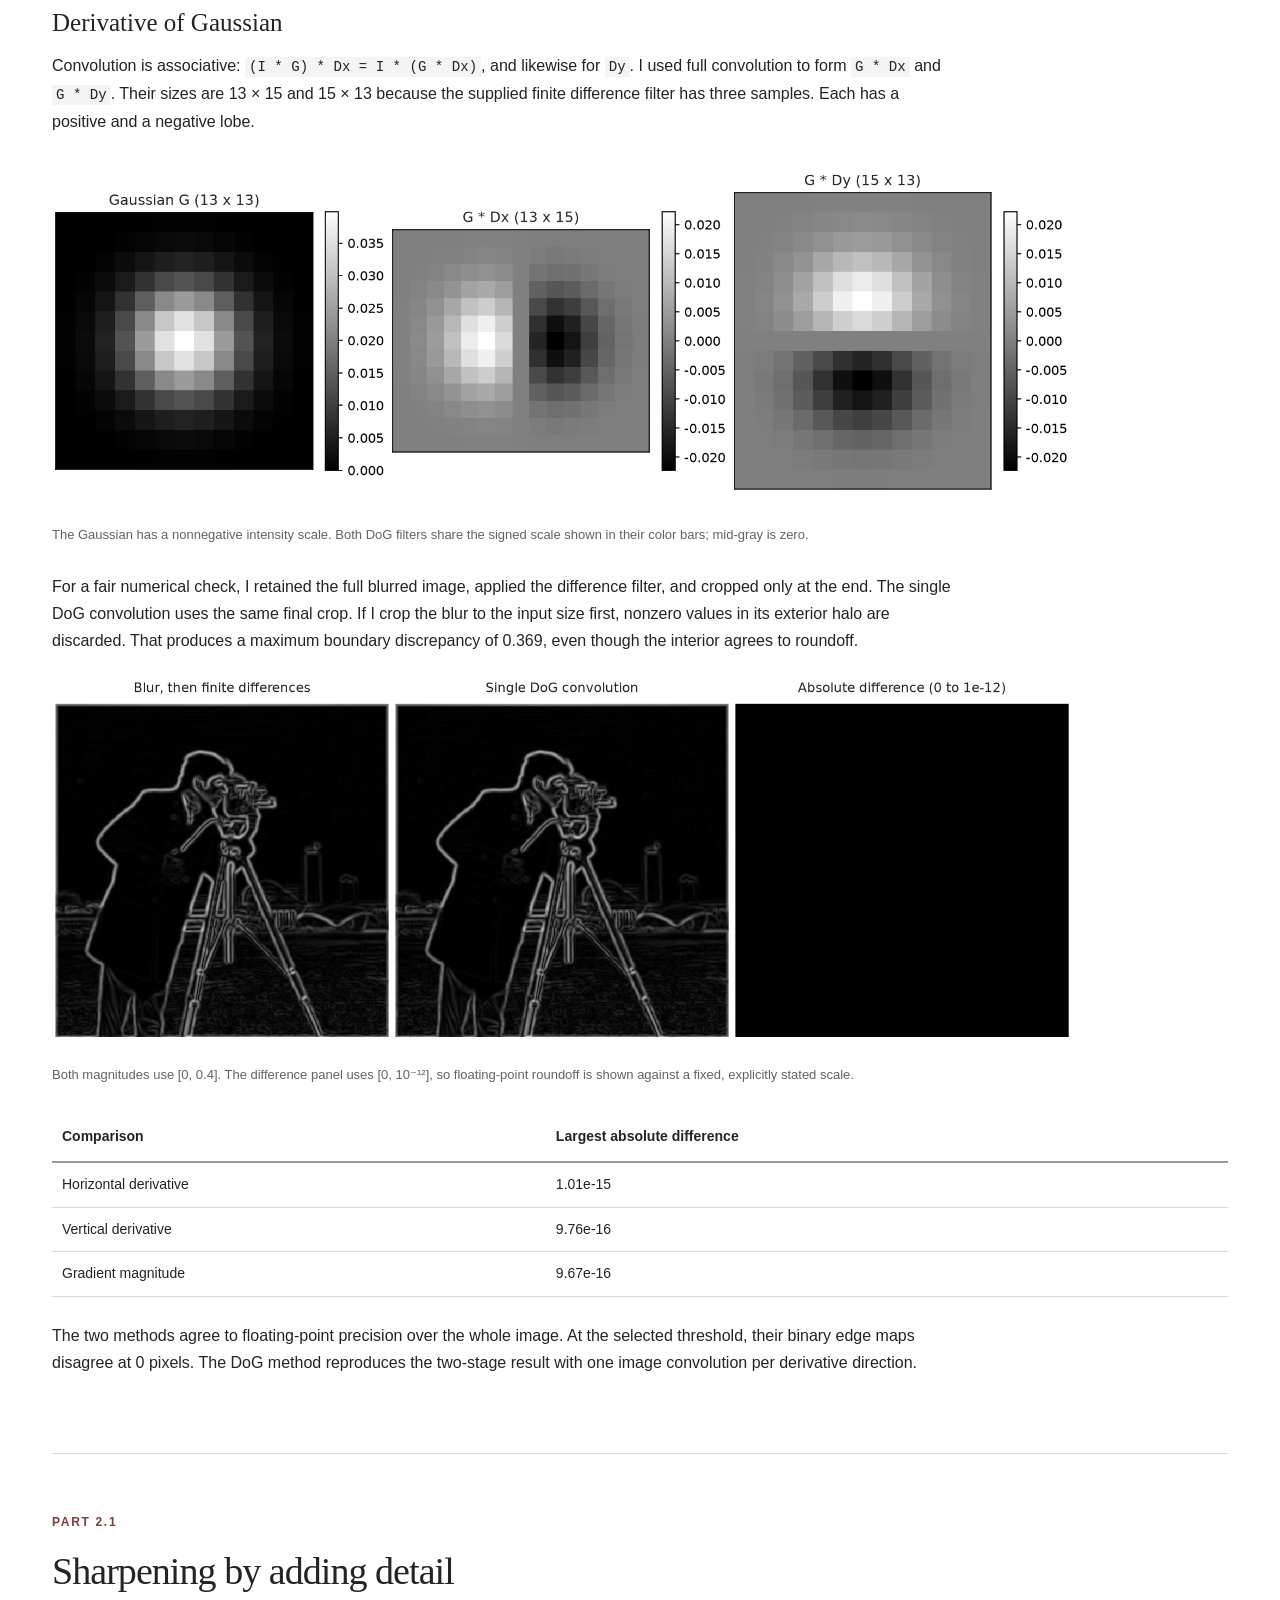
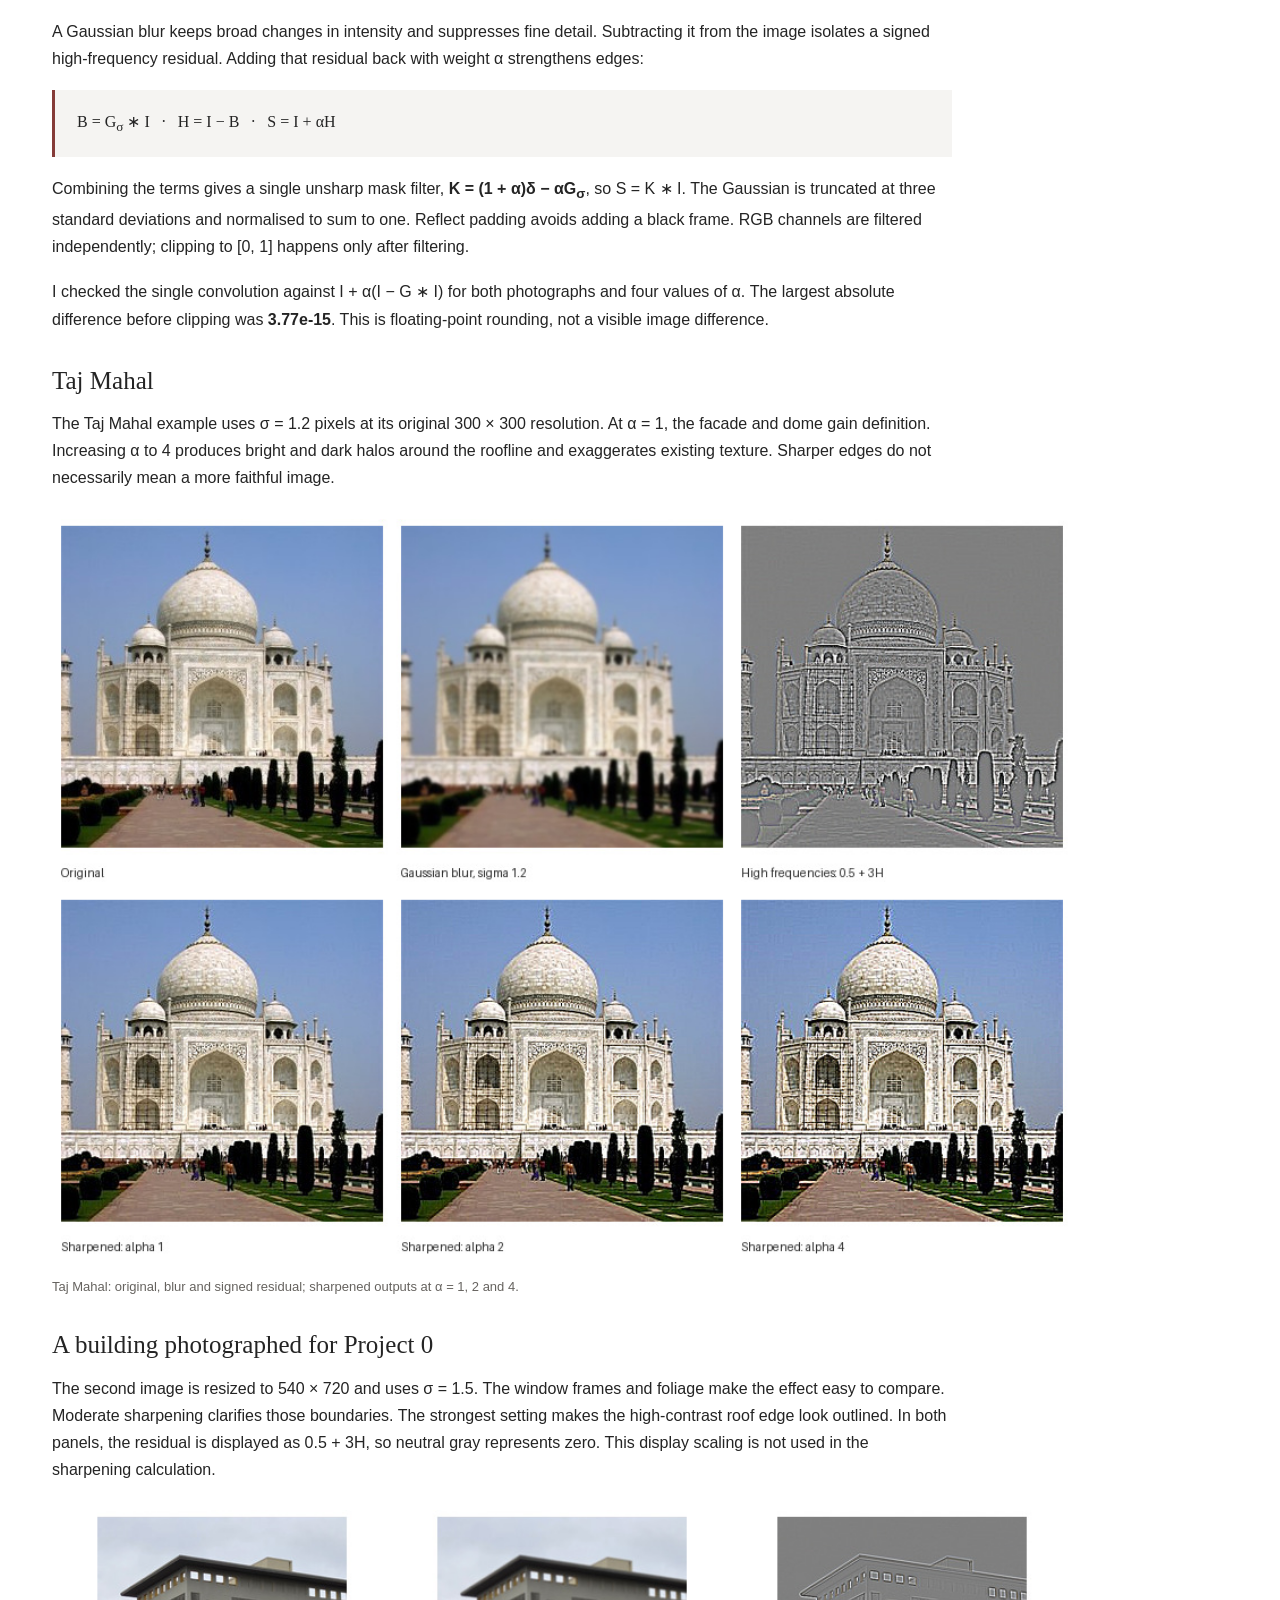
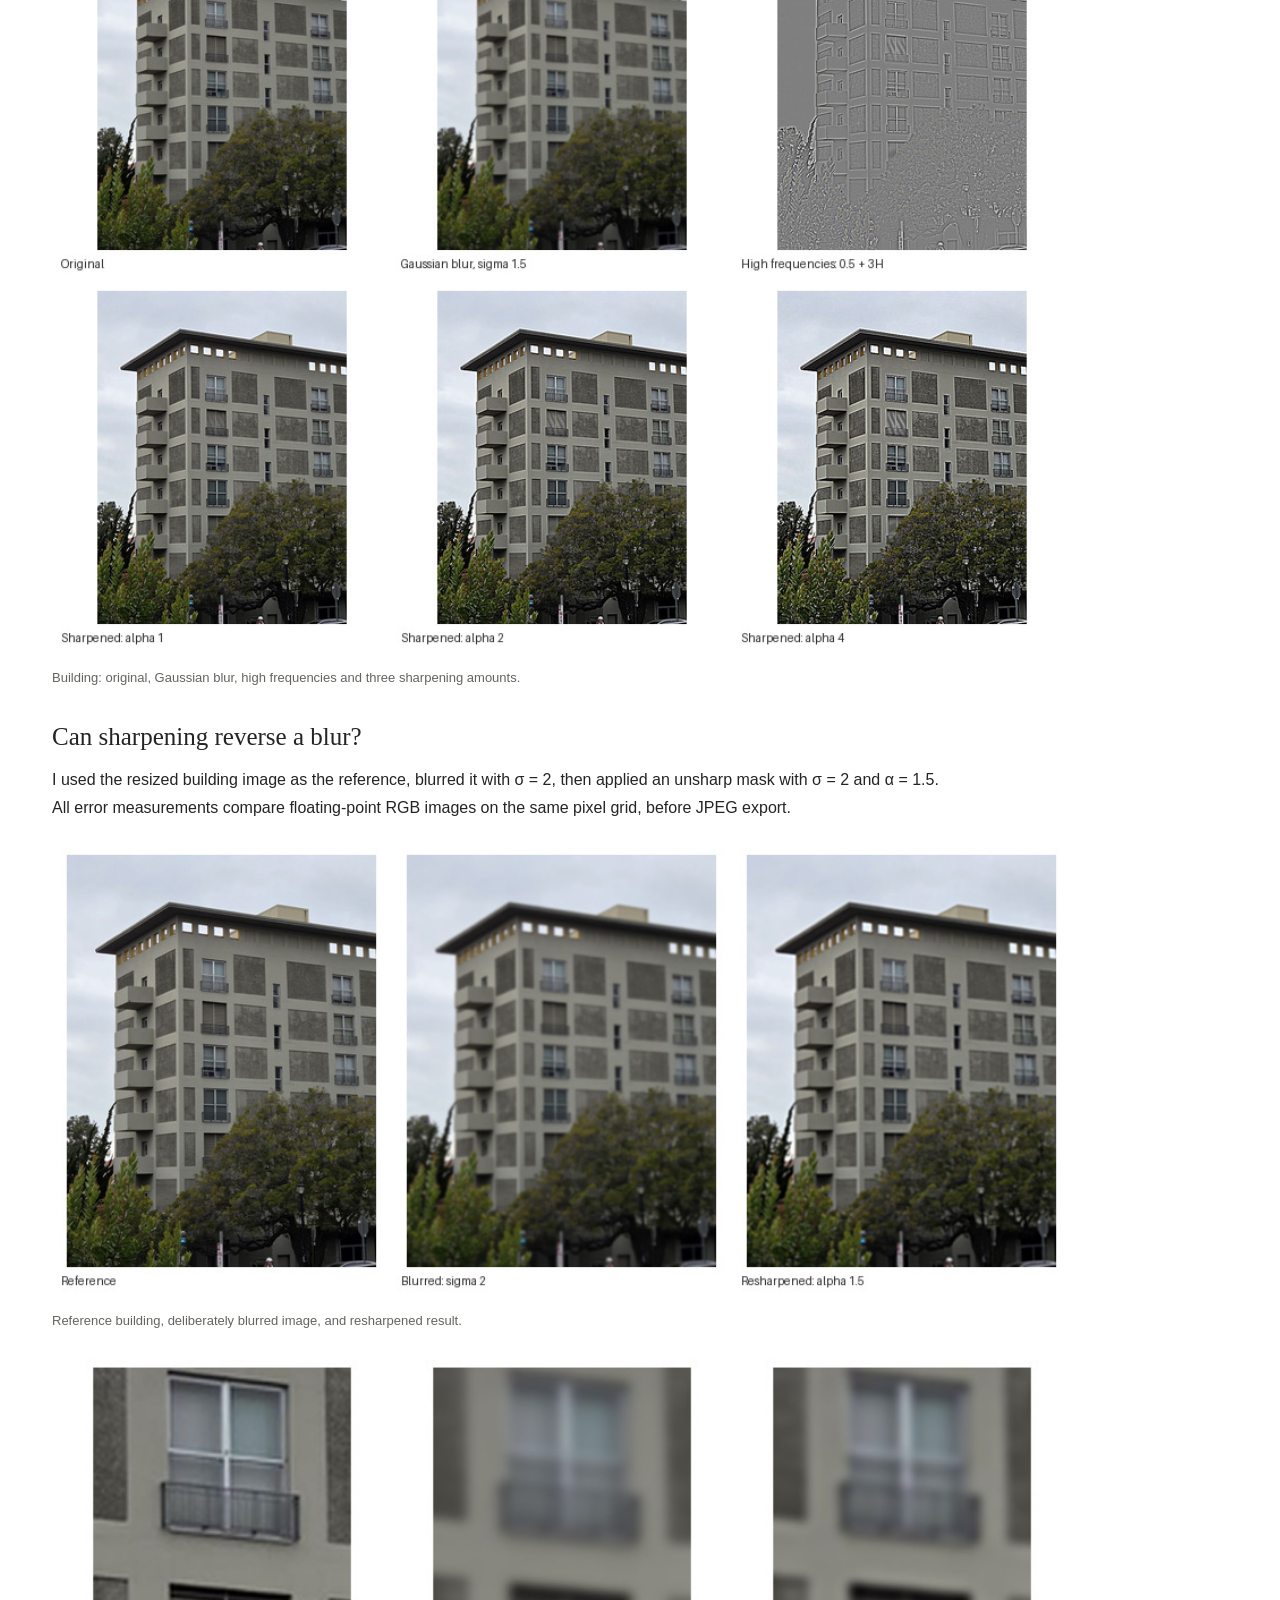
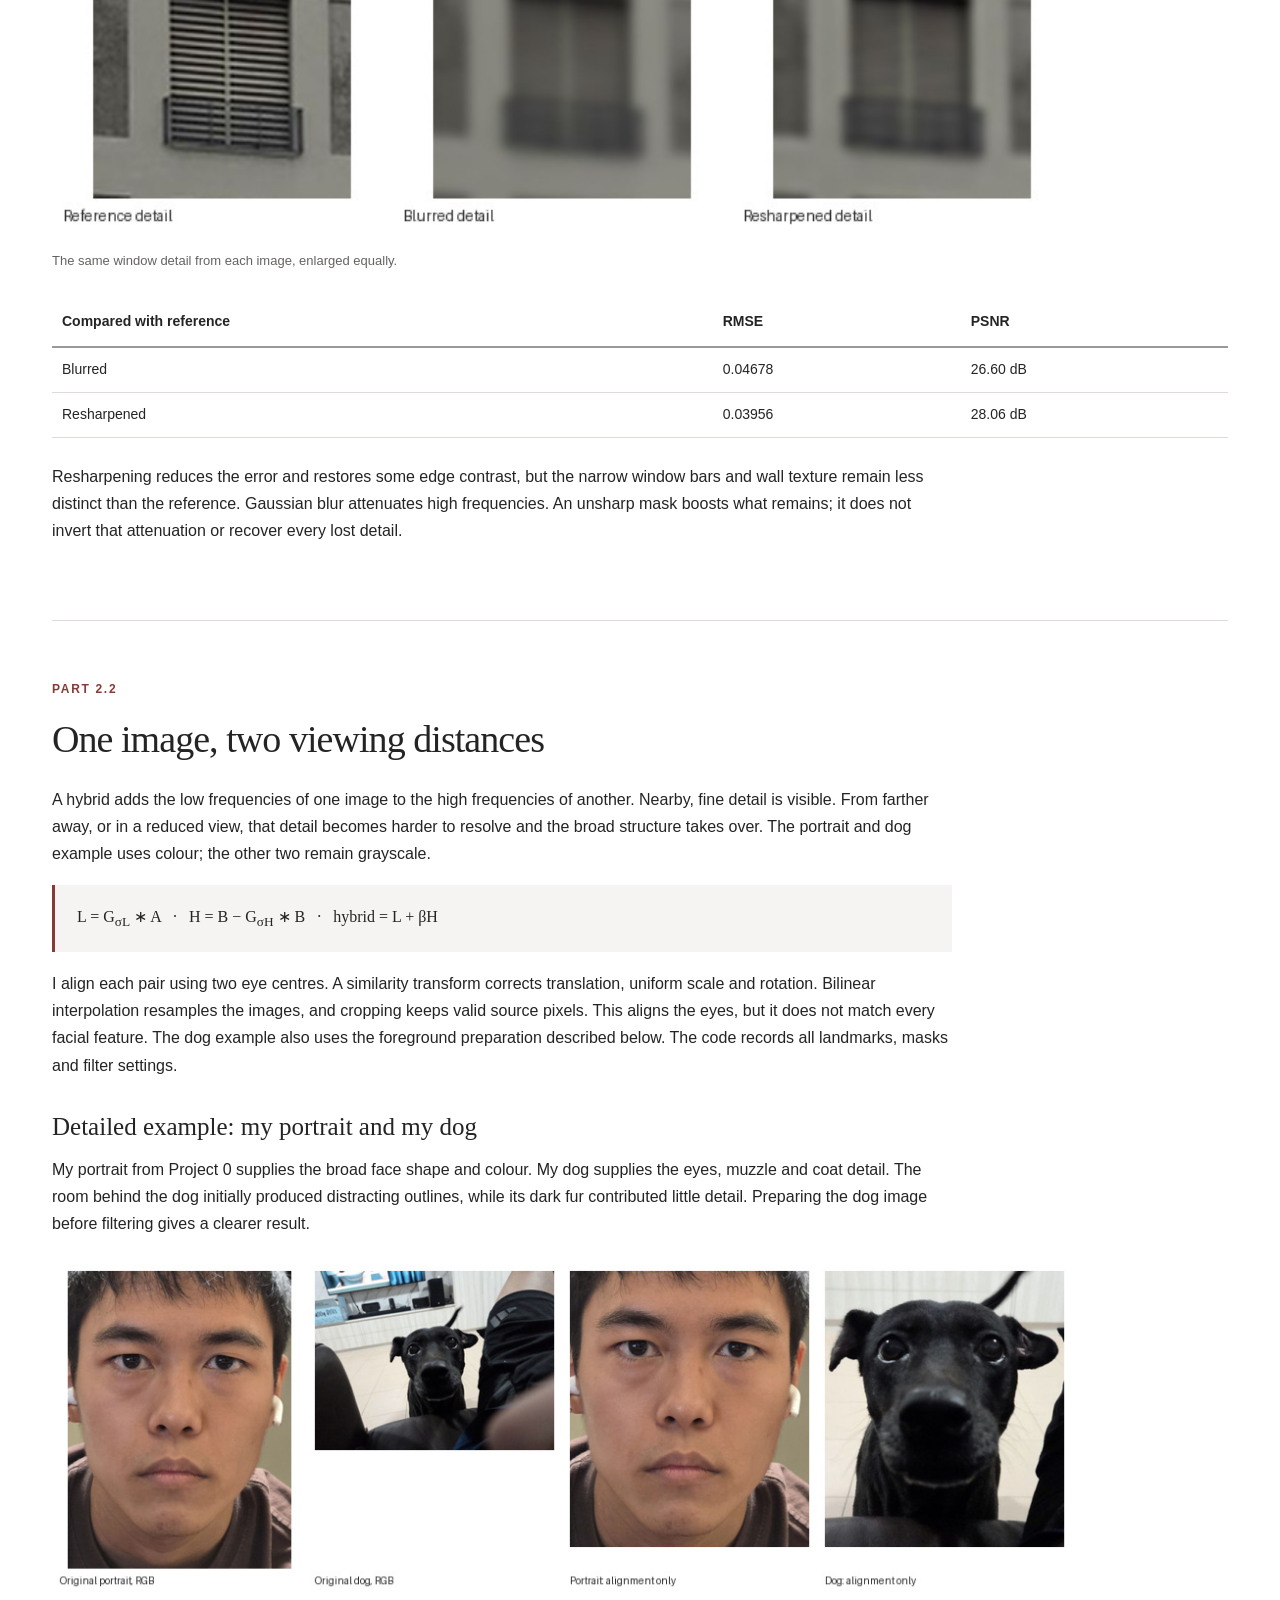
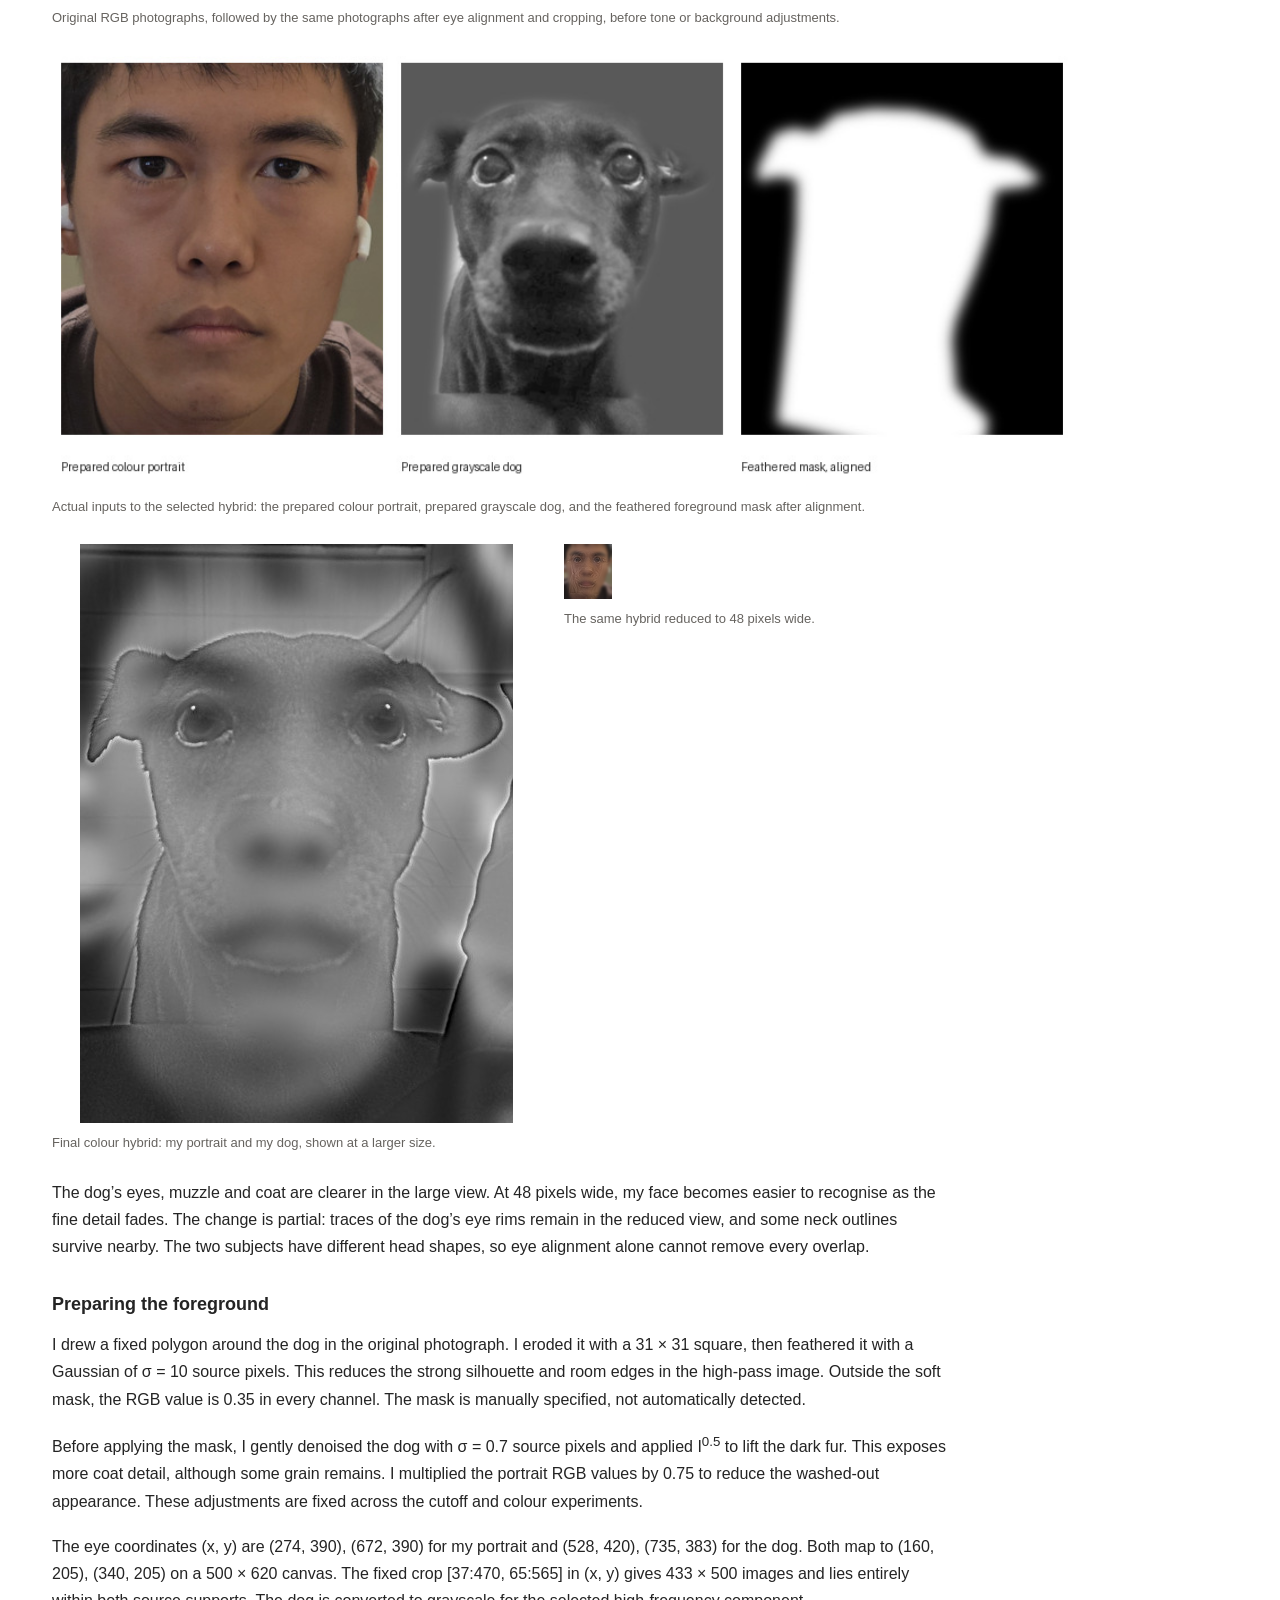
<file: project2/index.html>
<!doctype html><html lang="en"><head><meta charset="utf-8"><meta name="viewport" content="width=device-width,initial-scale=1"><title>Fun with Filters and Frequencies | Moo Sheng Yan</title><meta name="description" content="CS180 Project 2 by Moo Sheng Yan: convolution, edges, sharpening, hybrid images and multiresolution blending."><link rel="stylesheet" href="../style.css"><link rel="stylesheet" href="project2.css"></head><body class="project2-page"><a class="skip" href="#content">Skip to content</a><header><a class="brand" href="../index.html">MOO SHENG YAN / CS180</a><nav class="nav" aria-label="Projects"><a href="../project0/">Project 0</a><a href="../project1/">Project 1</a><a href="../project2/" aria-current="page">Project 2</a><a href="../project3/">Project 3</a><a href="../project4/">Project 4</a></nav></header><main id="content"><section class="hero project2-hero"><div><span class="eyebrow">Project 02 · Filters and frequencies</span><h1>Fun with Filters<br>and Frequencies</h1><p class="lead">Exploring how local filters change edges, detail and the way two photographs fit together.</p><p class="byline">Moo Sheng Yan<br>CS180 · Fall 2026</p></div><figure><img src="assets/blending/oraple_result.png" alt="Apple and orange joined with a Gaussian mask and Laplacian stacks"><figcaption>An apple and an orange, joined at different spatial scales.</figcaption></figure></section>
<nav class="section-nav" aria-label="Report sections"><a href="#part11">1.1 Convolution</a><a href="#part12">1.2 Finite differences</a><a href="#part13">1.3 Gaussian derivatives</a><a href="#part21">2.1 Sharpening</a><a href="#part22">2.2 Hybrid images</a><a href="#part23">2.3 Stacks</a><a href="#part24">2.4 Blending</a><a href="#reflection">What I learned</a></nav>
<div class="project-intro"><p>This report follows the required CS180 experiments: convolution from scratch, finite differences, Gaussian derivatives, unsharp masking, three hybrid images, and three multiresolution blends. Each section includes the chosen parameters, computed results and observations.</p><p class="small-note">Click any linked figure to inspect it at full size. RGB and grayscale inputs use floating-point values in [0, 1]. Signed filter responses are preserved during computation and rescaled only for display, as stated in each caption.</p></div><section class="report-section" id="part11">
<p class="eyebrow">Part 1.1</p><h2>Convolution from scratch</h2>
<p>I converted my portrait to grayscale and resized it to 320 &times; 427 pixels. Each value is a float in [0, 1]. The first implementation loops over the output pixels and every kernel entry. The second keeps the two pixel loops and uses a NumPy multiply and sum for each window. Both flip the kernel horizontally and vertically, so they compute convolution rather than correlation.</p>
<p>Both functions return an image of the original size. For a kernel dimension <i>k</i>, I add &lfloor;<i>k</i>/2&rfloor; zeros before the image and &lfloor;(<i>k</i>&minus;1)/2&rfloor; after it. This also handles even-sized kernels without a one-pixel shift and matches SciPy's <code>mode="same"</code>. Zero padding also explains the dark border of the blurred portrait and the strong responses where a derivative meets the image boundary.</p>
<pre><code>import numpy as np

def _same_inputs(image, kernel):
    &quot;&quot;&quot;Zero-pad for SciPy-compatible &#x27;same&#x27;, including even-size kernels.&quot;&quot;&quot;
    image = np.asarray(image, dtype=np.float64)
    kernel = np.asarray(kernel, dtype=np.float64)
    if image.ndim != 2 or kernel.ndim != 2 or not image.size or not kernel.size:
        raise ValueError(&quot;image and kernel must be nonempty 2D arrays&quot;)
    kh, kw = kernel.shape
    padding = ((kh // 2, (kh - 1) // 2),
               (kw // 2, (kw - 1) // 2))
    padded = np.pad(image, padding, mode=&quot;constant&quot;, constant_values=0)
    flipped = kernel[::-1, ::-1]
    output = np.zeros(image.shape, dtype=np.float64)
    return padded, flipped, output

def convolve_four_loops(image, kernel):
    &quot;&quot;&quot;True 2D convolution, using four explicit loops and zero same padding.&quot;&quot;&quot;
    padded, flipped, output = _same_inputs(image, kernel)
    height, width = output.shape
    kh, kw = flipped.shape
    for y in range(height):
        for x in range(width):
            for ky in range(kh):
                for kx in range(kw):
                    output[y, x] += padded[y + ky, x + kx] * flipped[ky, kx]
    return output

def convolve_two_loops(image, kernel):
    &quot;&quot;&quot;True 2D convolution, reducing each window with NumPy.&quot;&quot;&quot;
    padded, flipped, output = _same_inputs(image, kernel)
    height, width = output.shape
    kh, kw = flipped.shape
    for y in range(height):
        for x in range(width):
            window = padded[y:y + kh, x:x + kw]
            output[y, x] = np.sum(window * flipped)
    return output</code></pre>
<p>The box filter averages 81 neighboring pixels. I used the supplied three-sample operators, [1, 0, &minus;1] and its transpose, without dividing by two. They give signed responses to changes across columns and rows.</p>
<pre><code>BOX9 = np.ones((9, 9), dtype=np.float64) / 81.0
DX = np.array([[1.0, 0.0, -1.0]])
DY = DX.T</code></pre>
<figure><img src="assets/filters/selfie_convolution.jpg" alt="Grayscale self portrait, box filtered portrait, and signed x and y derivatives" loading="lazy"><figcaption>The output shown here uses the two-loop implementation. The portrait and blur use [0, 1]. Derivatives share a signed display range of [−0.4, 0.4]: mid-gray is zero, white is positive, and black is negative. Values outside that display range are clipped for viewing only.</figcaption></figure>
<h3>Agreement and runtime</h3>
<p>I compared both functions with <code>scipy.signal.convolve2d(image, kernel, mode="same", boundary="fill", fillvalue=0)</code>. The table reports the median of three measured runs, including padding and allocation. Timings depend on the machine and background work.</p>
<div class="table-wrap"><table><thead><tr><th>Filter</th><th>Four loops (ms)</th><th>Two loops (ms)</th><th>SciPy (ms)</th><th>Largest absolute error</th></tr></thead><tbody><tr><td>9 x 9 box</td><td>7175.70</td><td>1286.73</td><td>27.28</td><td>1.11e-15</td></tr><tr><td>Dx: 1 x 3</td><td>327.60</td><td>1333.99</td><td>2.59</td><td>0.00e+00</td></tr><tr><td>Dy: 3 x 1</td><td>312.46</td><td>1042.48</td><td>3.44</td><td>0.00e+00</td></tr></tbody></table></div>
<p>The box filter benefits from moving its 81-entry reduction into NumPy. For the tiny difference filters, creating and reducing a NumPy window can cost more than the few scalar multiplications in the four-loop version. SciPy avoids the Python loop at every image pixel and is faster for all three filters. Independent checks also passed for 18 image/kernel combinations, including asymmetric, even-sized and larger-than-image kernels; the largest absolute error was 7.11e-15.</p>
</section>
<section class="report-section" id="part12">
<p class="eyebrow">Part 1.2</p><h2>Finite differences and edges</h2>
<p>The supplied cameraman PNG has a narrow white export frame. I removed that frame (content bounds: x = 1:535, y = 7:541), leaving all 534 &times; 534 photograph pixels. I computed <code>Ix = I * Dx</code> and <code>Iy = I * Dy</code> with the same zero-padding convention. The gradient magnitude is <code>sqrt(Ix**2 + Iy**2)</code>. It combines changes in both directions without cancelling negative derivatives.</p>
<figure><img src="assets/filters/cameraman_derivatives.jpg" alt="Cameraman, signed horizontal and vertical derivatives, and gradient magnitude" loading="lazy"><figcaption>The signed derivatives use [−0.4, 0.4], with mid-gray representing zero. Magnitude uses [0, 0.4]. No normalization is applied before computing the edges.</figcaption></figure>
<p>I tried thresholds 0.12, 0.20 and 0.30 on the magnitude. At 0.12, fine ground texture creates many isolated responses. At 0.30, more of the weaker camera and tripod detail is lost. I selected 0.20 as a compromise: the main silhouette and tripod remain visible, although textured regions still contain clutter. A single magnitude threshold does not separate every true boundary from texture.</p>
<figure><img src="assets/filters/raw_thresholds.png" alt="Raw finite difference edge maps at thresholds 0.12, 0.20 and 0.30" loading="lazy"><figcaption>Binary edges are white where the unscaled gradient magnitude is greater than the threshold. The outer seven pixels are excluded from all binary maps and edge counts so zero padding is not mistaken for a scene boundary.</figcaption></figure>
</section>
<section class="report-section" id="part13">
<p class="eyebrow">Part 1.3</p><h2>Smoothing before differentiation</h2>
<p>I built a 13 &times; 13 Gaussian with &sigma; = 2 pixels using <code>g = cv2.getGaussianKernel(13, 2.0, cv2.CV_64F)</code> and <code>G = g @ g.T</code>. Its weights sum to one. After smoothing, the ground texture is much weaker and the larger outlines are more continuous, but fine detail is reduced and edges spread across more pixels.</p>
<figure><img src="assets/filters/gaussian_comparison.jpg" alt="Raw and Gaussian smoothed cameraman images, gradient magnitudes and binary edges" loading="lazy"><figcaption>Top: finite differences on the original. Bottom: finite differences after Gaussian smoothing. Both magnitude images use the same [0, 0.4] scale, so their reduced strength can be compared directly.</figcaption></figure>
<p>Smoothing reduces the peak gradient, so I tested a separate set of thresholds: 0.035, 0.060 and 0.090. I selected 0.060. The lower value retains more weak texture; the higher value removes more small structures and weak background boundaries. The two selected thresholds are qualitative choices, not evidence that one method has better accuracy against a labeled ground truth.</p>
<figure><img src="assets/filters/gaussian_thresholds.png" alt="Smoothed gradient edge maps at thresholds 0.035, 0.060 and 0.090" loading="lazy"><figcaption>The selected smoothed threshold is 0.060. The border exclusion is identical to the raw experiment.</figcaption></figure>
<h3>Derivative of Gaussian</h3>
<p>Convolution is associative: <code>(I * G) * Dx = I * (G * Dx)</code>, and likewise for <code>Dy</code>. I used full convolution to form <code>G * Dx</code> and <code>G * Dy</code>. Their sizes are 13 &times; 15 and 15 &times; 13 because the supplied finite difference filter has three samples. Each has a positive and a negative lobe.</p>
<figure><img src="assets/filters/dog_kernels.png" alt="Gaussian kernel and signed derivative of Gaussian kernels" loading="lazy"><figcaption>The Gaussian has a nonnegative intensity scale. Both DoG filters share the signed scale shown in their color bars; mid-gray is zero.</figcaption></figure>
<p>For a fair numerical check, I retained the full blurred image, applied the difference filter, and cropped only at the end. The single DoG convolution uses the same final crop. If I crop the blur to the input size first, nonzero values in its exterior halo are discarded. That produces a maximum boundary discrepancy of 0.369, even though the interior agrees to roundoff.</p>
<figure><img src="assets/filters/dog_equivalence.jpg" alt="Two step and single DoG gradient magnitudes with an absolute difference image" loading="lazy"><figcaption>Both magnitudes use [0, 0.4]. The difference panel uses [0, 10⁻¹²], so floating-point roundoff is shown against a fixed, explicitly stated scale.</figcaption></figure>
<div class="table-wrap"><table><thead><tr><th>Comparison</th><th>Largest absolute difference</th></tr></thead><tbody><tr><td>Horizontal derivative</td><td>1.01e-15</td></tr><tr><td>Vertical derivative</td><td>9.76e-16</td></tr><tr><td>Gradient magnitude</td><td>9.67e-16</td></tr></tbody></table></div>
<p>The two methods agree to floating-point precision over the whole image. At the selected threshold, their binary edge maps disagree at 0 pixels. The DoG method reproduces the two-stage result with one image convolution per derivative direction.</p>
</section><section class="report-section" id="part21"><p class="eyebrow">Part 2.1</p><h2>Sharpening by adding detail</h2><p>A Gaussian blur keeps broad changes in intensity and suppresses fine detail. Subtracting it from the image isolates a signed high-frequency residual. Adding that residual back with weight α strengthens edges:</p><p class="equation">B = G<sub>σ</sub> ∗ I &nbsp; · &nbsp; H = I − B &nbsp; · &nbsp; S = I + αH</p><p>Combining the terms gives a single unsharp mask filter, <strong>K = (1 + α)δ − αG<sub>σ</sub></strong>, so S = K ∗ I. The Gaussian is truncated at three standard deviations and normalised to sum to one. Reflect padding avoids adding a black frame. RGB channels are filtered independently; clipping to [0, 1] happens only after filtering.</p><p>I checked the single convolution against I + α(I − G ∗ I) for both photographs and four values of α. The largest absolute difference before clipping was <strong>3.77e-15</strong>. This is floating-point rounding, not a visible image difference.</p><h3>Taj Mahal</h3><p>The Taj Mahal example uses σ = 1.2 pixels at its original 300 × 300 resolution. At α = 1, the facade and dome gain definition. Increasing α to 4 produces bright and dark halos around the roofline and exaggerates existing texture. Sharper edges do not necessarily mean a more faithful image.</p><figure><a href="assets/frequencies/taj_sharpening_panel.jpg"><img src="assets/frequencies/taj_sharpening_panel.jpg" alt="Taj Mahal: original, blur and signed residual; sharpened outputs at α = 1, 2 and 4." loading="lazy"></a><figcaption>Taj Mahal: original, blur and signed residual; sharpened outputs at α = 1, 2 and 4.</figcaption></figure><h3>A building photographed for Project 0</h3><p>The second image is resized to 540 × 720 and uses σ = 1.5. The window frames and foliage make the effect easy to compare. Moderate sharpening clarifies those boundaries. The strongest setting makes the high-contrast roof edge look outlined. In both panels, the residual is displayed as 0.5 + 3H, so neutral gray represents zero. This display scaling is not used in the sharpening calculation.</p><figure><a href="assets/frequencies/building_sharpening_panel.jpg"><img src="assets/frequencies/building_sharpening_panel.jpg" alt="Building: original, Gaussian blur, high frequencies and three sharpening amounts." loading="lazy"></a><figcaption>Building: original, Gaussian blur, high frequencies and three sharpening amounts.</figcaption></figure><h3>Can sharpening reverse a blur?</h3><p>I used the resized building image as the reference, blurred it with σ = 2, then applied an unsharp mask with σ = 2 and α = 1.5. All error measurements compare floating-point RGB images on the same pixel grid, before JPEG export.</p><figure><a href="assets/frequencies/restoration_panel.jpg"><img src="assets/frequencies/restoration_panel.jpg" alt="Reference building, deliberately blurred image, and resharpened result." loading="lazy"></a><figcaption>Reference building, deliberately blurred image, and resharpened result.</figcaption></figure><figure><a href="assets/frequencies/restoration_detail.jpg"><img src="assets/frequencies/restoration_detail.jpg" alt="The same window detail from each image, enlarged equally." loading="lazy"></a><figcaption>The same window detail from each image, enlarged equally.</figcaption></figure><div class="table-wrap"><table><thead><tr><th>Compared with reference</th><th>RMSE</th><th>PSNR</th></tr></thead><tbody><tr><td>Blurred</td><td>0.04678</td><td>26.60 dB</td></tr><tr><td>Resharpened</td><td>0.03956</td><td>28.06 dB</td></tr></tbody></table></div><p>Resharpening reduces the error and restores some edge contrast, but the narrow window bars and wall texture remain less distinct than the reference. Gaussian blur attenuates high frequencies. An unsharp mask boosts what remains; it does not invert that attenuation or recover every lost detail.</p></section><section class="report-section" id="part22"><p class="eyebrow">Part 2.2</p><h2>One image, two viewing distances</h2><p>A hybrid adds the low frequencies of one image to the high frequencies of another. Nearby, fine detail is visible. From farther away, or in a reduced view, that detail becomes harder to resolve and the broad structure takes over. The portrait and dog example uses colour; the other two remain grayscale.</p><p class="equation">L = G<sub>σL</sub> ∗ A &nbsp; · &nbsp; H = B − G<sub>σH</sub> ∗ B &nbsp; · &nbsp; hybrid = L + βH</p><p>I align each pair using two eye centres. A similarity transform corrects translation, uniform scale and rotation. Bilinear interpolation resamples the images, and cropping keeps valid source pixels. This aligns the eyes, but it does not match every facial feature. The dog example also uses the foreground preparation described below. The code records all landmarks, masks and filter settings.</p><h3>Detailed example: my portrait and my dog</h3><p>My portrait from Project 0 supplies the broad face shape and colour. My dog supplies the eyes, muzzle and coat detail. The room behind the dog initially produced distracting outlines, while its dark fur contributed little detail. Preparing the dog image before filtering gives a clearer result.</p><figure><a href="assets/frequencies/portrait_dog_alignment_panel.jpg?v=87775d823e"><img src="assets/frequencies/portrait_dog_alignment_panel.jpg?v=87775d823e" alt="Original RGB photographs, followed by the same photographs after eye alignment and cropping, before tone or background adjustments." loading="lazy"></a><figcaption>Original RGB photographs, followed by the same photographs after eye alignment and cropping, before tone or background adjustments.</figcaption></figure><figure><a href="assets/frequencies/portrait_dog_preparation_panel.jpg?v=5e116b1ccb"><img src="assets/frequencies/portrait_dog_preparation_panel.jpg?v=5e116b1ccb" alt="Actual inputs to the selected hybrid: the prepared colour portrait, prepared grayscale dog, and the feathered foreground mask after alignment." loading="lazy"></a><figcaption>Actual inputs to the selected hybrid: the prepared colour portrait, prepared grayscale dog, and the feathered foreground mask after alignment.</figcaption></figure><div class="figure-grid hybrid-result" id="portrait-dog-result"><figure><a href="assets/frequencies/portrait_dog_hybrid.jpg?v=baa50676fd"><img src="assets/frequencies/portrait_dog_hybrid.jpg?v=baa50676fd" alt="Final colour hybrid: my portrait and my dog, shown at a larger size." loading="lazy"></a><figcaption>Final colour hybrid: my portrait and my dog, shown at a larger size.</figcaption></figure><figure><a href="assets/frequencies/portrait_dog_small.png?v=a921ea85e2"><img src="assets/frequencies/portrait_dog_small.png?v=a921ea85e2" alt="The same hybrid reduced to 48 pixels wide." loading="lazy" style="width:48px;max-width:100%;height:auto"></a><figcaption>The same hybrid reduced to 48 pixels wide.</figcaption></figure></div><p>The dog’s eyes, muzzle and coat are clearer in the large view. At 48 pixels wide, my face becomes easier to recognise as the fine detail fades. The change is partial: traces of the dog’s eye rims remain in the reduced view, and some neck outlines survive nearby. The two subjects have different head shapes, so eye alignment alone cannot remove every overlap.</p><h4>Preparing the foreground</h4><p>I drew a fixed polygon around the dog in the original photograph. I eroded it with a 31 × 31 square, then feathered it with a Gaussian of σ = 10 source pixels. This reduces the strong silhouette and room edges in the high-pass image. Outside the soft mask, the RGB value is 0.35 in every channel. The mask is manually specified, not automatically detected.</p><p>Before applying the mask, I gently denoised the dog with σ = 0.7 source pixels and applied I<sup>0.5</sup> to lift the dark fur. This exposes more coat detail, although some grain remains. I multiplied the portrait RGB values by 0.75 to reduce the washed-out appearance. These adjustments are fixed across the cutoff and colour experiments.</p><p>The eye coordinates (x, y) are (274, 390), (672, 390) for my portrait and (528, 420), (735, 383) for the dog. Both map to (160, 205), (340, 205) on a 500 × 620 canvas. The fixed crop [37:470, 65:565] in (x, y) gives 433 × 500 images and lies entirely within both source supports. The dog is converted to grayscale for the selected high-frequency component.</p><h4>Choosing the cutoffs</h4><p>The three trials keep the prepared inputs, alignment and β = 1.9 fixed. A Gaussian has a gradual roll-off. Larger σL removes more detail from the low-pass image; larger σH retains more middle frequencies in the high-pass component.</p><div class="figure-grid"><figure><a href="assets/frequencies/portrait_dog_sigma_6_1.jpg?v=6a6440e898"><img src="assets/frequencies/portrait_dog_sigma_6_1.jpg?v=6a6440e898" alt="σL = 6, σH = 1 pixels" loading="lazy"></a><figcaption>σL = 6, σH = 1 pixels</figcaption></figure><figure><a href="assets/frequencies/portrait_dog_sigma_12_3.jpg?v=baa50676fd"><img src="assets/frequencies/portrait_dog_sigma_12_3.jpg?v=baa50676fd" alt="σL = 12, σH = 3 pixels" loading="lazy"></a><figcaption>σL = 12, σH = 3 pixels</figcaption></figure><figure><a href="assets/frequencies/portrait_dog_sigma_20_6.jpg?v=a65624017e"><img src="assets/frequencies/portrait_dog_sigma_20_6.jpg?v=a65624017e" alt="σL = 20, σH = 6 pixels" loading="lazy"></a><figcaption>σL = 20, σH = 6 pixels</figcaption></figure></div><p>I selected σL = 12 and σH = 3. The smallest pair retains more portrait detail and only the finest dog texture. The largest pair makes the dog stronger, but its broader features persist at smaller sizes. The middle setting gives the more useful compromise between close and distant views.</p><p>For a continuous Gaussian, its half-amplitude frequency is √ln(2)/(√2πσ). These choices correspond to about 0.0156 and 0.0625 cycles per pixel. The finite sampled filters approximate those responses.</p><div class="figure-grid"><figure><a href="assets/frequencies/portrait_dog_low.jpg?v=aa50174064"><img src="assets/frequencies/portrait_dog_low.jpg?v=aa50174064" alt="Low-pass colour portrait, σ = 12." loading="lazy"></a><figcaption>Low-pass colour portrait, σ = 12.</figcaption></figure><figure><a href="assets/frequencies/portrait_dog_high_display.jpg?v=c0e59980d1"><img src="assets/frequencies/portrait_dog_high_display.jpg?v=c0e59980d1" alt="High-pass prepared dog, σ = 3. Displayed as 0.5 + 3H; the calculation uses the signed residual." loading="lazy"></a><figcaption>High-pass prepared dog, σ = 3. Displayed as 0.5 + 3H; the calculation uses the signed residual.</figcaption></figure></div><h4>Where should the colour go?</h4><p>I compared colour in the low frequencies only, high frequencies only, and both. Geometry, preparation, σL = 12, σH = 3 and β = 1.9 are identical. Grayscale conversion uses 0.299R + 0.587G + 0.114B.</p><figure><a href="assets/frequencies/portrait_dog_color_comparison.jpg?v=12d844e470"><img src="assets/frequencies/portrait_dog_color_comparison.jpg?v=12d844e470" alt="Controlled comparison: colour in low frequencies only, high frequencies only, and both. The selected result is the first." loading="lazy"></a><figcaption>Controlled comparison: colour in low frequencies only, high frequencies only, and both. The selected result is the first.</figcaption></figure><p>Colour in the low frequencies preserves the portrait’s warm tones at a distance. High-frequency colour alone looks nearly gray because the dog’s coat contributes little chromatic variation. Both is close to low-only. I chose low-only to keep colour in the broad shapes and leave the fine dog detail neutral.</p><h4>Frequency analysis</h4><p>These are luminance spectra of the actual prepared inputs, filtered components and selected hybrid. Each RGB array is first projected with Y = 0.299R + 0.587G + 0.114B. I then display log(1 + |fftshift(fft2(Y))|), with the origin at the centre and one shared display range. These plots describe luminance, not all colour information. The high-pass spectrum uses the signed residual, and the hybrid spectrum is computed before clipping.</p><div class="figure-grid"><figure><a href="assets/frequencies/portrait_dog_fft_input_low.png?v=8bfe92d7d7"><img src="assets/frequencies/portrait_dog_fft_input_low.png?v=8bfe92d7d7" alt="Prepared colour portrait: luminance spectrum" loading="lazy"></a><figcaption>Prepared colour portrait: luminance spectrum</figcaption></figure><figure><a href="assets/frequencies/portrait_dog_fft_input_high.png?v=ecd3cb44d4"><img src="assets/frequencies/portrait_dog_fft_input_high.png?v=ecd3cb44d4" alt="Prepared grayscale dog: luminance spectrum" loading="lazy"></a><figcaption>Prepared grayscale dog: luminance spectrum</figcaption></figure><figure><a href="assets/frequencies/portrait_dog_fft_filtered_low.png?v=b900cf10d6"><img src="assets/frequencies/portrait_dog_fft_filtered_low.png?v=b900cf10d6" alt="Low-pass component: luminance spectrum" loading="lazy"></a><figcaption>Low-pass component: luminance spectrum</figcaption></figure><figure><a href="assets/frequencies/portrait_dog_fft_filtered_high.png?v=6f6f37e7eb"><img src="assets/frequencies/portrait_dog_fft_filtered_high.png?v=6f6f37e7eb" alt="Signed high-pass component: luminance spectrum" loading="lazy"></a><figcaption>Signed high-pass component: luminance spectrum</figcaption></figure><figure><a href="assets/frequencies/portrait_dog_fft_hybrid.png?v=429f5699e3"><img src="assets/frequencies/portrait_dog_fft_hybrid.png?v=429f5699e3" alt="Unclipped colour hybrid: luminance spectrum" loading="lazy"></a><figcaption>Unclipped colour hybrid: luminance spectrum</figcaption></figure></div><p>The low-pass result concentrates energy around the centre. Subtraction suppresses the high-pass component’s central frequencies while retaining detail farther out. The hybrid contains both ranges. Bright horizontal and vertical lines can also come from the image boundaries, since the Fourier transform treats each image as periodic.</p><h3 class="hybrid-secondary">Derek and Nutmeg</h3><p>Low-pass: Derek, σL = 10. High-pass: Nutmeg, σH = 3. Residual weight β = 0.8.</p><div class="figure-grid"><figure><a href="assets/frequencies/derek_nutmeg_original_low.jpg"><img src="assets/frequencies/derek_nutmeg_original_low.jpg" alt="Derek: original low-frequency source." loading="lazy"></a><figcaption>Derek: original low-frequency source.</figcaption></figure><figure><a href="assets/frequencies/derek_nutmeg_original_high.jpg"><img src="assets/frequencies/derek_nutmeg_original_high.jpg" alt="Nutmeg: original high-frequency source." loading="lazy"></a><figcaption>Nutmeg: original high-frequency source.</figcaption></figure></div><div class="figure-grid"><figure><a href="assets/frequencies/derek_nutmeg_hybrid.jpg"><img src="assets/frequencies/derek_nutmeg_hybrid.jpg" alt="Final hybrid: Derek and Nutmeg." loading="lazy"></a><figcaption>Final hybrid: Derek and Nutmeg.</figcaption></figure><figure><a href="assets/frequencies/derek_nutmeg_small.png"><img src="assets/frequencies/derek_nutmeg_small.png" alt="The same hybrid reduced to 48 pixels wide." loading="lazy" style="width:48px;max-width:100%;height:auto"></a><figcaption>The same hybrid reduced to 48 pixels wide.</figcaption></figure></div><p>Nutmeg’s fur and whiskers remain visible in the large image. At 48 pixels wide, most of that texture disappears and Derek’s head and smile become easier to recognise. A 96-pixel preview still retained obvious cat features, so it was not a convincing distant view. Reducing the high-pass σ from 6 to 3 and its weight from 1.15 to 0.8 also helped. The full-size result still mixes both faces; the cat’s muzzle does not align with Derek’s mouth.</p><h3 class="hybrid-secondary">Two camera distances</h3><p>Low-pass: Close viewpoint, σL = 10. High-pass: Farther viewpoint, σH = 4. Residual weight β = 1.1.</p><div class="figure-grid"><figure><a href="assets/frequencies/portrait_distance_original_low.jpg"><img src="assets/frequencies/portrait_distance_original_low.jpg" alt="Close viewpoint: original low-frequency source." loading="lazy"></a><figcaption>Close viewpoint: original low-frequency source.</figcaption></figure><figure><a href="assets/frequencies/portrait_distance_original_high.jpg"><img src="assets/frequencies/portrait_distance_original_high.jpg" alt="Farther viewpoint: original high-frequency source." loading="lazy"></a><figcaption>Farther viewpoint: original high-frequency source.</figcaption></figure></div><div class="figure-grid"><figure><a href="assets/frequencies/portrait_distance_hybrid.jpg"><img src="assets/frequencies/portrait_distance_hybrid.jpg" alt="Final hybrid: Two camera distances." loading="lazy"></a><figcaption>Final hybrid: Two camera distances.</figcaption></figure><figure><a href="assets/frequencies/portrait_distance_small.png"><img src="assets/frequencies/portrait_distance_small.png" alt="The same hybrid reduced to 96 pixels wide." loading="lazy" style="width:96px;max-width:100%;height:auto"></a><figcaption>The same hybrid reduced to 96 pixels wide.</figcaption></figure></div><p>Both inputs are my own photographs from Project 0, taken at different camera distances. The close viewpoint supplies the broad proportions, while the farther viewpoint supplies fine detail. The effect is subtler because identity and expression barely change. Eye alignment cannot remove perspective differences in the nose and mouth, and those regions show some double structure. This pair is less successful than Derek and Nutmeg.</p><p>The practical lesson is that selecting and aligning compatible structures matters as much as choosing σ. Filtering can separate spatial scales, but it cannot make mismatched geometry disappear.</p></section><section class="report-section" id="part23"><span class="eyebrow">Part 2.3</span><h2>Gaussian and Laplacian stacks</h2><p>A stack keeps every level at the original resolution. Here, both fruit images are converted to grayscale and kept at 300 by 300 pixels. The Gaussian stack uses seven levels with target standard deviations of 0, 1, 2, 4, 8, 16 and 32 pixels. Level zero is the original image.</p><p>Each new level smooths the previous one. Its incremental standard deviation is sqrt(sigma_next squared minus sigma_previous squared), so the variances add to the intended total. Each one-dimensional Gaussian is constructed with cv2.getGaussianKernel, truncated at three standard deviations and applied along both axes with reflected boundaries. There is no downsampling or built-in pyramid function.</p><div class="formula">G[0] = I<br>G[k+1] = Gaussian(sqrt(sigma[k+1]^2 - sigma[k]^2)) * G[k]<br>L[k] = G[k] - G[k+1], for k = 0,...,5<br>L[6] = G[6]; I = sum(L[k])</div><p>The Laplacian differences isolate detail at different scales. The final Gaussian level is retained as the low-frequency residual. Without it, summing the differences would omit the broad brightness structure.</p><h3>Apple Gaussian stack</h3><div class="stack-grid"><figure class="stack-tile"><a href="assets/blending/ga_level0.png"><img src="assets/blending/ga_level0.png" alt="G0: sigma = 0" loading="lazy"></a><figcaption>G0: sigma = 0</figcaption></figure><figure class="stack-tile"><a href="assets/blending/ga_level1.png"><img src="assets/blending/ga_level1.png" alt="G1: sigma = 1" loading="lazy"></a><figcaption>G1: sigma = 1</figcaption></figure><figure class="stack-tile"><a href="assets/blending/ga_level2.png"><img src="assets/blending/ga_level2.png" alt="G2: sigma = 2" loading="lazy"></a><figcaption>G2: sigma = 2</figcaption></figure><figure class="stack-tile"><a href="assets/blending/ga_level3.png"><img src="assets/blending/ga_level3.png" alt="G3: sigma = 4" loading="lazy"></a><figcaption>G3: sigma = 4</figcaption></figure><figure class="stack-tile"><a href="assets/blending/ga_level4.png"><img src="assets/blending/ga_level4.png" alt="G4: sigma = 8" loading="lazy"></a><figcaption>G4: sigma = 8</figcaption></figure><figure class="stack-tile"><a href="assets/blending/ga_level5.png"><img src="assets/blending/ga_level5.png" alt="G5: sigma = 16" loading="lazy"></a><figcaption>G5: sigma = 16</figcaption></figure><figure class="stack-tile"><a href="assets/blending/ga_level6.png"><img src="assets/blending/ga_level6.png" alt="G6: sigma = 32" loading="lazy"></a><figcaption>G6: sigma = 32</figcaption></figure></div><h3>Orange Gaussian stack</h3><div class="stack-grid"><figure class="stack-tile"><a href="assets/blending/gb_level0.png"><img src="assets/blending/gb_level0.png" alt="G0: sigma = 0" loading="lazy"></a><figcaption>G0: sigma = 0</figcaption></figure><figure class="stack-tile"><a href="assets/blending/gb_level1.png"><img src="assets/blending/gb_level1.png" alt="G1: sigma = 1" loading="lazy"></a><figcaption>G1: sigma = 1</figcaption></figure><figure class="stack-tile"><a href="assets/blending/gb_level2.png"><img src="assets/blending/gb_level2.png" alt="G2: sigma = 2" loading="lazy"></a><figcaption>G2: sigma = 2</figcaption></figure><figure class="stack-tile"><a href="assets/blending/gb_level3.png"><img src="assets/blending/gb_level3.png" alt="G3: sigma = 4" loading="lazy"></a><figcaption>G3: sigma = 4</figcaption></figure><figure class="stack-tile"><a href="assets/blending/gb_level4.png"><img src="assets/blending/gb_level4.png" alt="G4: sigma = 8" loading="lazy"></a><figcaption>G4: sigma = 8</figcaption></figure><figure class="stack-tile"><a href="assets/blending/gb_level5.png"><img src="assets/blending/gb_level5.png" alt="G5: sigma = 16" loading="lazy"></a><figcaption>G5: sigma = 16</figcaption></figure><figure class="stack-tile"><a href="assets/blending/gb_level6.png"><img src="assets/blending/gb_level6.png" alt="G6: sigma = 32" loading="lazy"></a><figcaption>G6: sigma = 32</figcaption></figure></div><h3>Apple Laplacian stack</h3><div class="stack-grid"><figure class="stack-tile"><a href="assets/blending/la_level0.png"><img src="assets/blending/la_level0.png" alt="L0: detail band" loading="lazy"></a><figcaption>L0: detail band</figcaption></figure><figure class="stack-tile"><a href="assets/blending/la_level1.png"><img src="assets/blending/la_level1.png" alt="L1: detail band" loading="lazy"></a><figcaption>L1: detail band</figcaption></figure><figure class="stack-tile"><a href="assets/blending/la_level2.png"><img src="assets/blending/la_level2.png" alt="L2: detail band" loading="lazy"></a><figcaption>L2: detail band</figcaption></figure><figure class="stack-tile"><a href="assets/blending/la_level3.png"><img src="assets/blending/la_level3.png" alt="L3: detail band" loading="lazy"></a><figcaption>L3: detail band</figcaption></figure><figure class="stack-tile"><a href="assets/blending/la_level4.png"><img src="assets/blending/la_level4.png" alt="L4: detail band" loading="lazy"></a><figcaption>L4: detail band</figcaption></figure><figure class="stack-tile"><a href="assets/blending/la_level5.png"><img src="assets/blending/la_level5.png" alt="L5: detail band" loading="lazy"></a><figcaption>L5: detail band</figcaption></figure><figure class="stack-tile"><a href="assets/blending/la_level6.png"><img src="assets/blending/la_level6.png" alt="L6: low-frequency residual" loading="lazy"></a><figcaption>L6: low-frequency residual</figcaption></figure></div><p class="small-note">The six signed detail bands share a symmetric display range whose limits are the largest absolute coefficient across those six bands. Zero is middle gray. The residual uses the ordinary [0, 1] intensity scale.</p><h3>Orange Laplacian stack</h3><div class="stack-grid"><figure class="stack-tile"><a href="assets/blending/lb_level0.png"><img src="assets/blending/lb_level0.png" alt="L0: detail band" loading="lazy"></a><figcaption>L0: detail band</figcaption></figure><figure class="stack-tile"><a href="assets/blending/lb_level1.png"><img src="assets/blending/lb_level1.png" alt="L1: detail band" loading="lazy"></a><figcaption>L1: detail band</figcaption></figure><figure class="stack-tile"><a href="assets/blending/lb_level2.png"><img src="assets/blending/lb_level2.png" alt="L2: detail band" loading="lazy"></a><figcaption>L2: detail band</figcaption></figure><figure class="stack-tile"><a href="assets/blending/lb_level3.png"><img src="assets/blending/lb_level3.png" alt="L3: detail band" loading="lazy"></a><figcaption>L3: detail band</figcaption></figure><figure class="stack-tile"><a href="assets/blending/lb_level4.png"><img src="assets/blending/lb_level4.png" alt="L4: detail band" loading="lazy"></a><figcaption>L4: detail band</figcaption></figure><figure class="stack-tile"><a href="assets/blending/lb_level5.png"><img src="assets/blending/lb_level5.png" alt="L5: detail band" loading="lazy"></a><figcaption>L5: detail band</figcaption></figure><figure class="stack-tile"><a href="assets/blending/lb_level6.png"><img src="assets/blending/lb_level6.png" alt="L6: low-frequency residual" loading="lazy"></a><figcaption>L6: low-frequency residual</figcaption></figure></div><p class="small-note">The six signed detail bands share a symmetric display range whose limits are the largest absolute coefficient across those six bands. Zero is middle gray. The residual uses the ordinary [0, 1] intensity scale.</p><h3>Recreating Figure 3.42, panels (a) through (l)</h3><p>The first three rows show levels 0, 2 and 4. Each row contains the mask-weighted apple band, the complementary orange band, and their sum. The bottom row sums all seven levels, including the residual, to recover the two contributions and the final oraple. This is the grayscale version of the supplied figure. Detail rows use a symmetric display scale shared across each row, with zero at middle gray; the final row uses the ordinary [0, 1] intensity scale.</p><figure class="figure-tall"><a href="assets/blending/figure342.png"><img src="assets/blending/figure342.png" alt="Twelve computed panels corresponding to Figure 3.42: weighted apple, weighted orange and combined image at three detail levels, followed by full reconstructions." loading="lazy"></a><figcaption>Twelve computed panels corresponding to Figure 3.42: weighted apple, weighted orange and combined image at three detail levels, followed by full reconstructions.</figcaption></figure><p>Summing the unmasked Laplacian stack reconstructs each tested input with a maximum absolute error of 1.11e-16. The calculation retains signed floating-point bands; clipping is used only when saving final display images.</p></section><section class="report-section" id="part24"><span class="eyebrow">Part 2.4</span><h2>Blending at multiple scales</h2><p>A hard mask selects the left fruit abruptly. Blurring one mask hides the brightness step but also mixes fine edges across a wide strip. The multiresolution version uses a different transition width at each scale: narrow for fine detail and wide for broad shading.</p><div class="formula">C[k] = GaussianStack(M)[k] * L_A[k] + (1 - GaussianStack(M)[k]) * L_B[k]<br>Result = sum(C[k])</div><p>The mask equals one where image A is selected and zero where image B is selected. The same seven-level schedule is used for both images and the mask. The mask stack is computed explicitly, and reconstruction is a direct sum because stack levels share one resolution.</p><figure class="wide-figure"><a href="assets/blending/oraple_setup.png"><img src="assets/blending/oraple_setup.png" alt="Apple, orange and the binary vertical mask. White keeps the apple; black keeps the orange." loading="lazy"></a><figcaption>Apple, orange and the binary vertical mask. White keeps the apple; black keeps the orange.</figcaption></figure><figure class="wide-figure"><a href="assets/blending/oraple_comparison.png"><img src="assets/blending/oraple_comparison.png" alt="Oraple comparison with identical inputs: hard seam, one feathered mask and multiresolution blending." loading="lazy"></a><figcaption>Oraple comparison with identical inputs: hard seam, one feathered mask and multiresolution blending.</figcaption></figure><p>The stack blend reduces the central brightness discontinuity while preserving the apple skin and orange texture. Their outlines do not match perfectly, so the joined silhouette still reveals that these are different fruit photographs. Blending changes the transition; it does not align their geometry.</p><h3>Custom blend 1: swapping the eye regions</h3><p>This example uses my two Project 0 portraits. I align their eye centres with a similarity transform, then use a pair of elliptical regions to transfer the close portrait's eyes into the distant portrait. This mask has two disconnected curved regions rather than a straight seam.</p><figure class="wide-figure"><a href="assets/blending/portrait_originals.png"><img src="assets/blending/portrait_originals.png" alt="The original close and distant photographs from Project 0." loading="lazy"></a><figcaption>The original close and distant photographs from Project 0.</figcaption></figure><figure class="wide-figure"><a href="assets/blending/portrait_setup.png"><img src="assets/blending/portrait_setup.png" alt="Aligned close portrait, aligned distant portrait and the two-region eye mask." loading="lazy"></a><figcaption>Aligned close portrait, aligned distant portrait and the two-region eye mask.</figcaption></figure><figure class="wide-figure"><a href="assets/blending/portrait_comparison.png"><img src="assets/blending/portrait_comparison.png" alt="Eye-region transfer: hard selection, single-mask feathering and multiresolution blend." loading="lazy"></a><figcaption>Eye-region transfer: hard selection, single-mask feathering and multiresolution blend.</figcaption></figure><p>Matching the eye centres removes most positional disagreement. The larger eye appearance from the close viewpoint remains, while the lower face comes from the distant view. The multiresolution transition avoids the hard oval brightness boundary. Some eyelid and eyebrow differences remain because a similarity transform cannot remove perspective changes or small changes of expression.</p><h3>Custom blend 2: a monument beside the lake</h3><p>I place the supplied Taj Mahal photograph on the shore of the Saimaa Lake reconstruction from Project 1. A hand-traced polygon follows the central monument, including its dome and side towers. The source is scaled by 0.78 and translated by (351, 69) on a 600 by 510 canvas. The lake is cropped to remove its surviving scan border. The prepared foreground extends the source into a 20-pixel ring around the polygon so smoothing does not sample a zero-filled rectangle.</p><figure class="wide-figure"><a href="assets/blending/lakeside_originals.png"><img src="assets/blending/lakeside_originals.png" alt="The Taj Mahal input and the Saimaa Lake reconstruction used to make the custom pair." loading="lazy"></a><figcaption>The Taj Mahal input and the Saimaa Lake reconstruction used to make the custom pair.</figcaption></figure><figure class="wide-figure"><a href="assets/blending/lakeside_setup.png"><img src="assets/blending/lakeside_setup.png" alt="Placed foreground, cropped lake background and the polygon mask used for blending." loading="lazy"></a><figcaption>Placed foreground, cropped lake background and the polygon mask used for blending.</figcaption></figure><figure class="wide-figure"><a href="assets/blending/lakeside_comparison.png"><img src="assets/blending/lakeside_comparison.png" alt="Lakeside monument: hard composite, one feathered mask and multiresolution blend." loading="lazy"></a><figcaption>Lakeside monument: hard composite, one feathered mask and multiresolution blend.</figcaption></figure><p>The multiresolution blend softens the pasted region's broad brightness mismatch and retains more architectural detail than the wide single-mask transition. A bright halo around the dome and a gray ring in the nearby sky remain visible because the two backgrounds have different brightness. The monument's perspective and illumination also differ from the lake, and the water contains no matching reflection. This is a useful example of the limits of blending: smoothing the transition cannot make an incompatible pair look fully natural.</p><h3>Inside the custom blend</h3><figure class="wide-figure"><a href="assets/blending/lakeside_masks.png"><img src="assets/blending/lakeside_masks.png" alt="The irregular mask at four Gaussian levels. Its transition grows wider at coarse scales." loading="lazy"></a><figcaption>The irregular mask at four Gaussian levels. Its transition grows wider at coarse scales.</figcaption></figure><figure class="figure-tall"><a href="assets/blending/lakeside_contributions.png"><img src="assets/blending/lakeside_contributions.png" alt="Masked Laplacian contributions for the lakeside blend, at levels 0, 2 and 4, followed by the sums of all levels. Detail rows use shared signed scales; the bottom row uses [0, 1]." loading="lazy"></a><figcaption>Masked Laplacian contributions for the lakeside blend, at levels 0, 2 and 4, followed by the sums of all levels. Detail rows use shared signed scales; the bottom row uses [0, 1].</figcaption></figure><p>The left and middle columns show exactly what each source contributes at a given band. Fine edges are selected locally around the polygon; coarse brightness spreads over a wider region. The last row includes every level, not only the three bands illustrated above.</p><p>Numerical checks also cover limiting masks: an all-one mask reproduces A (error 3.33e-16), an all-zero mask reproduces B (error 2.78e-17), and identical inputs remain unchanged (error 1.39e-16).</p></section><section class="report-section reflection" id="reflection"><span class="eyebrow">Reflection</span><h2>What I learned</h2><p>The most useful lesson was that filtering changes which information is visible, but it does not create information that the images do not contain. Smoothing makes edge maps easier to read while removing small structures. Sharpening strengthens surviving detail but cannot fully undo a blur. Hybrid images and blends work best when their source geometry agrees; adjusting a cutoff or widening a mask cannot fix every mismatch.</p><p>Writing convolution directly also made the boundary convention matter in a concrete way. Two filters that look equivalent on paper can disagree at the image boundary if an intermediate result is cropped too early. Keeping the full support until the final crop makes the derivative-of-Gaussian comparison agree to numerical precision.</p></section></main><footer>Moo Sheng Yan · CS180: Intro to Computer Vision and Computational Photography · Fall 2026</footer></body></html>
</file>
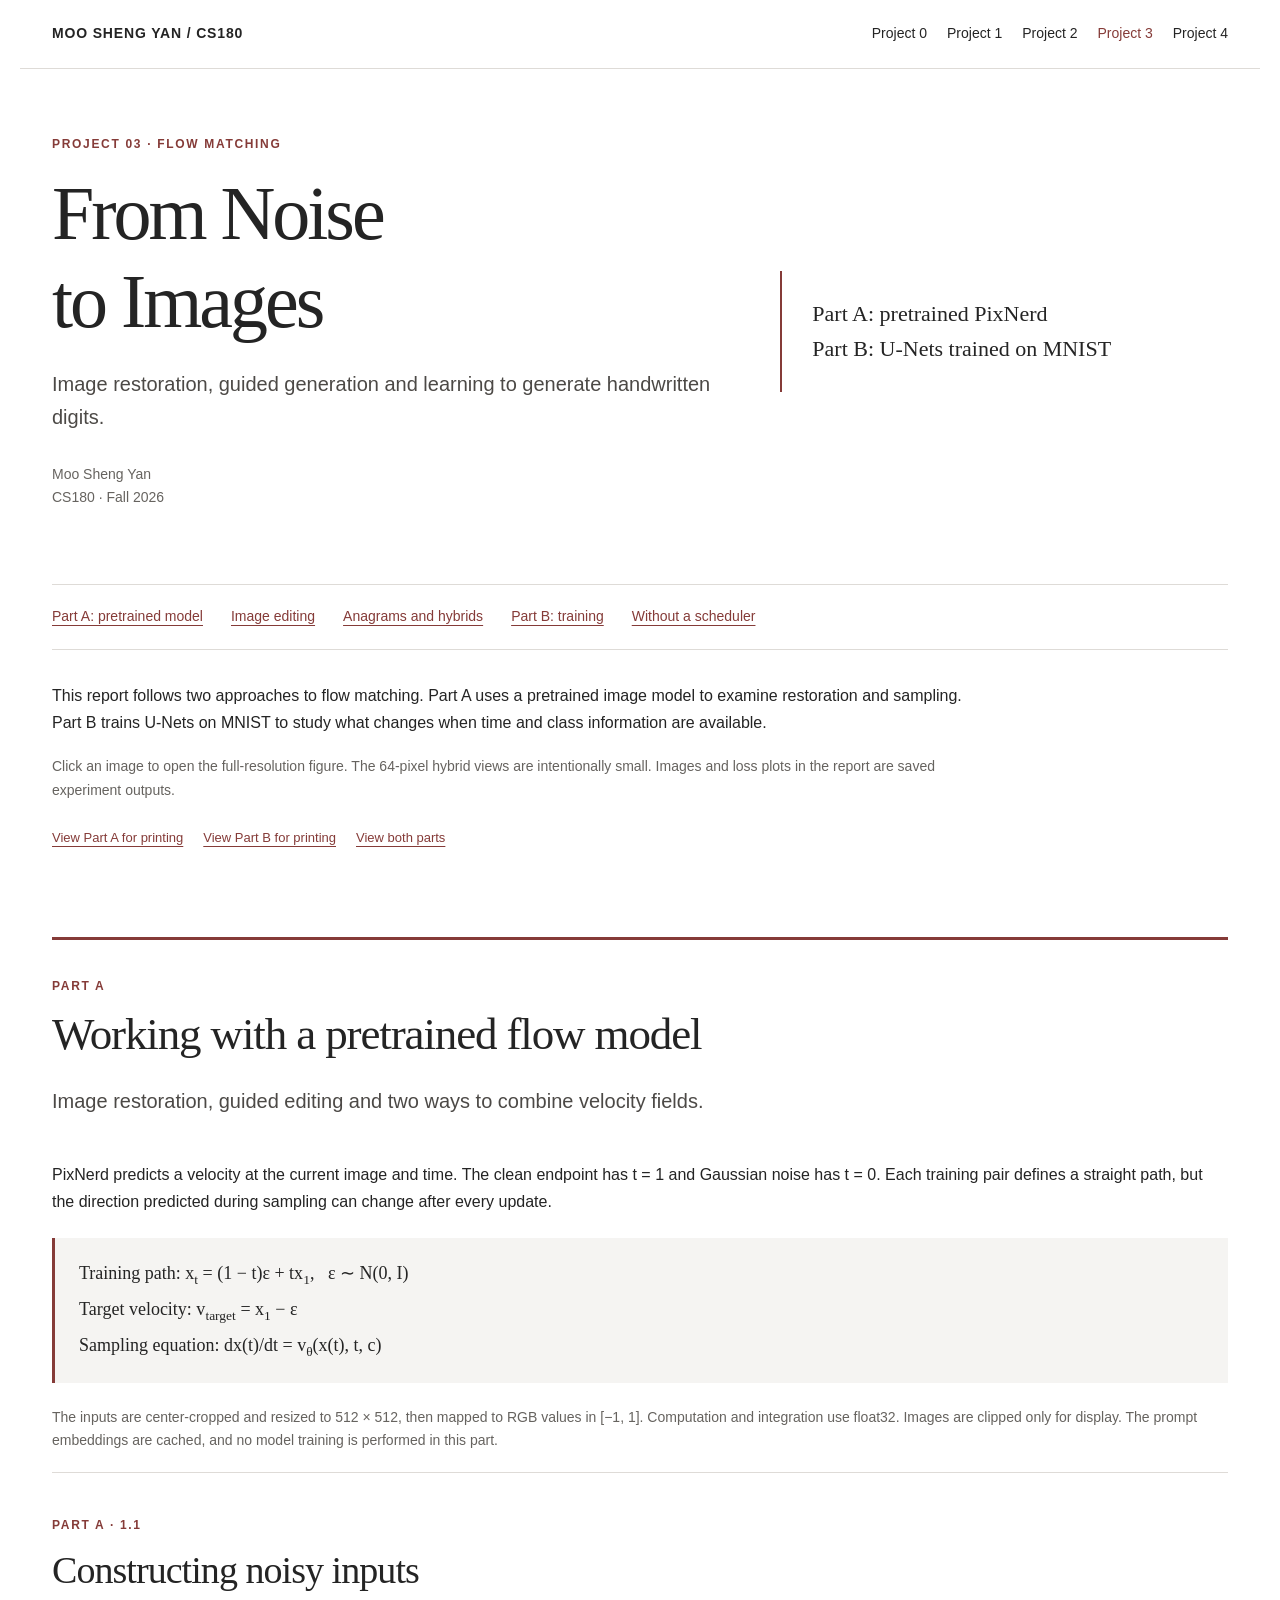
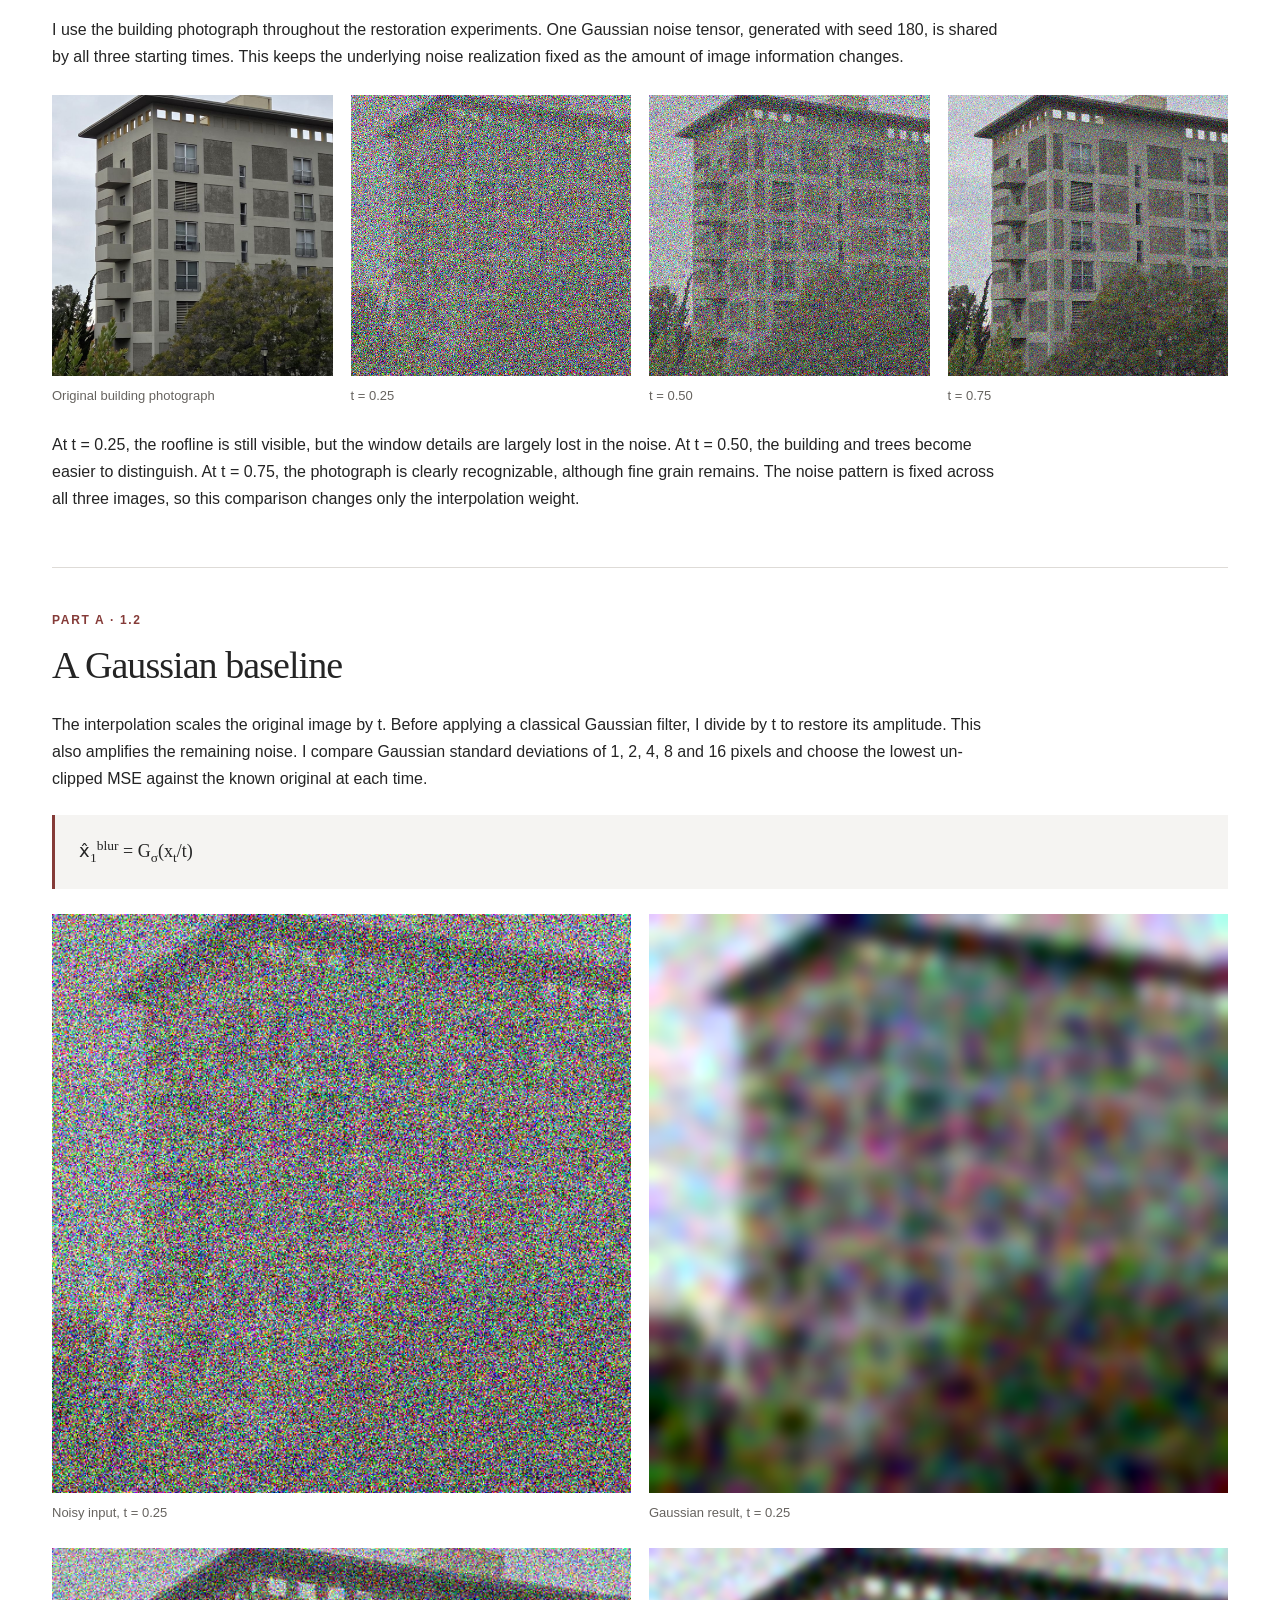
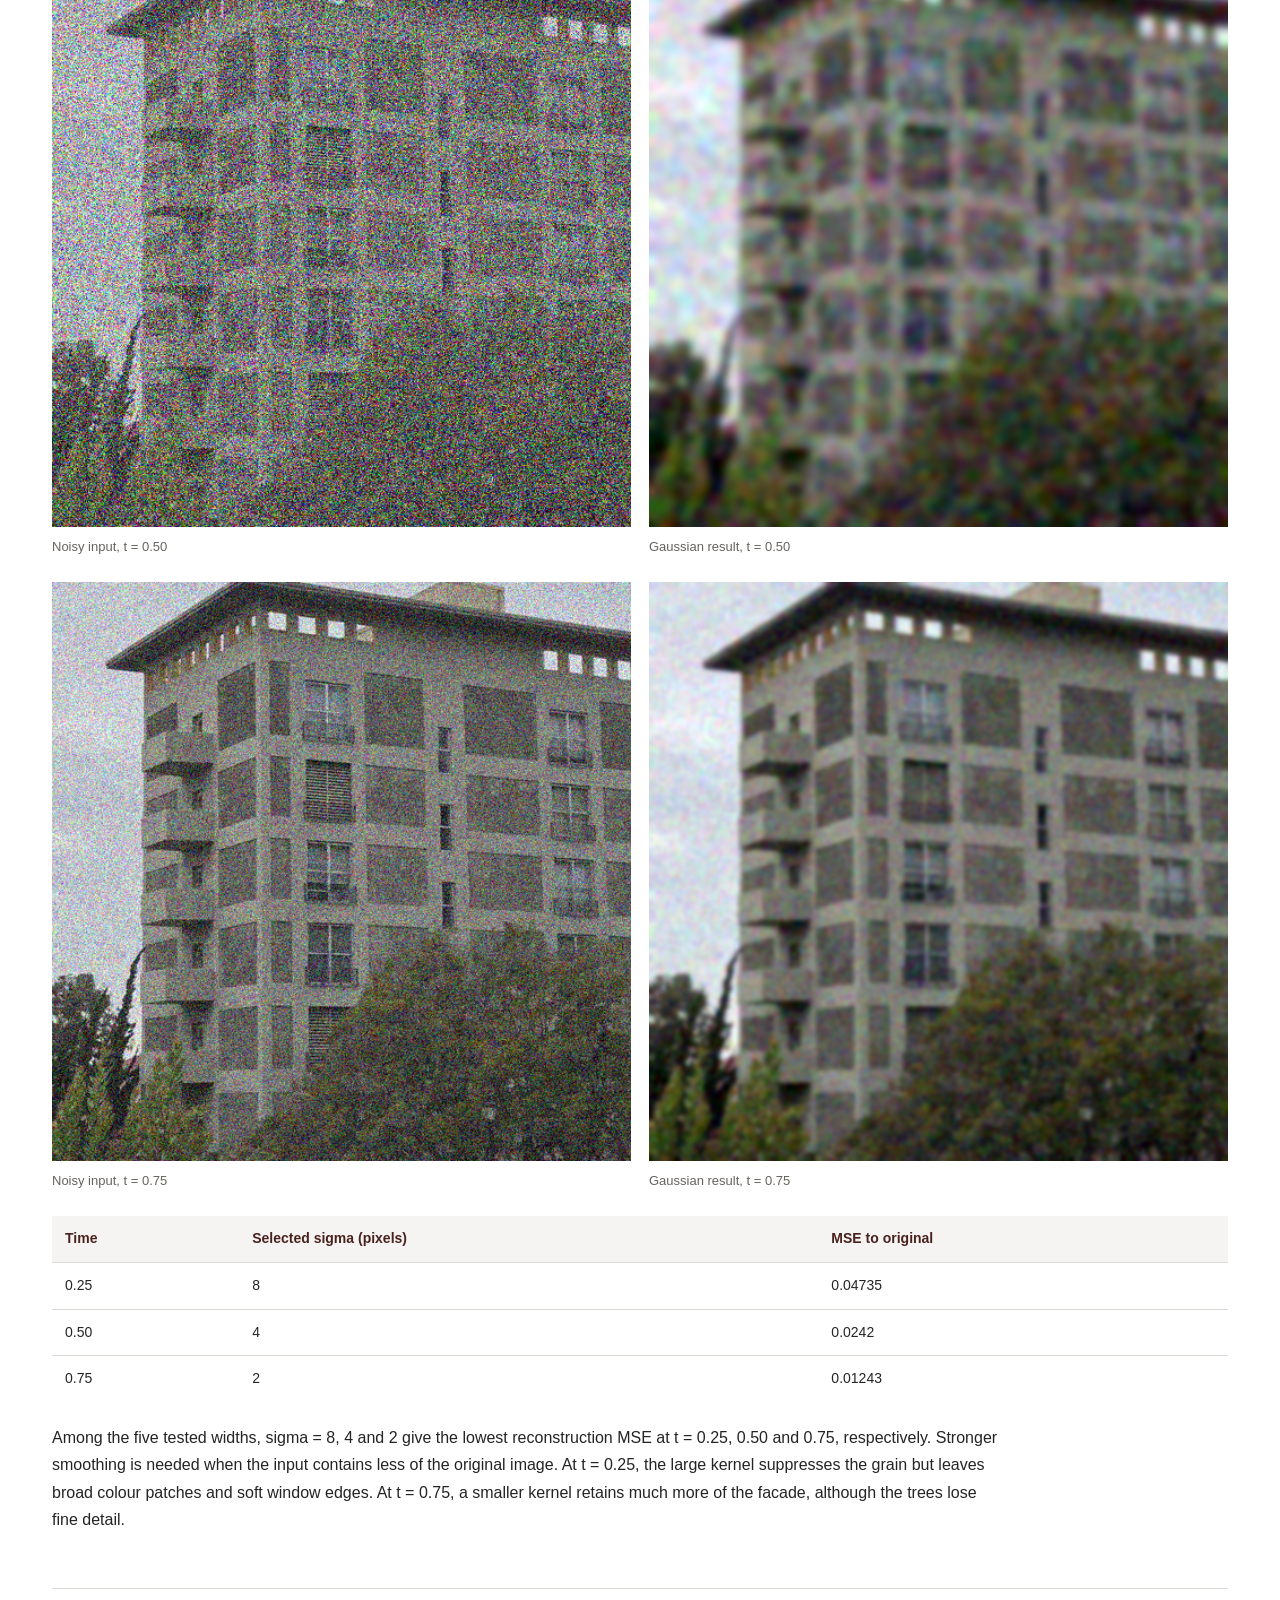
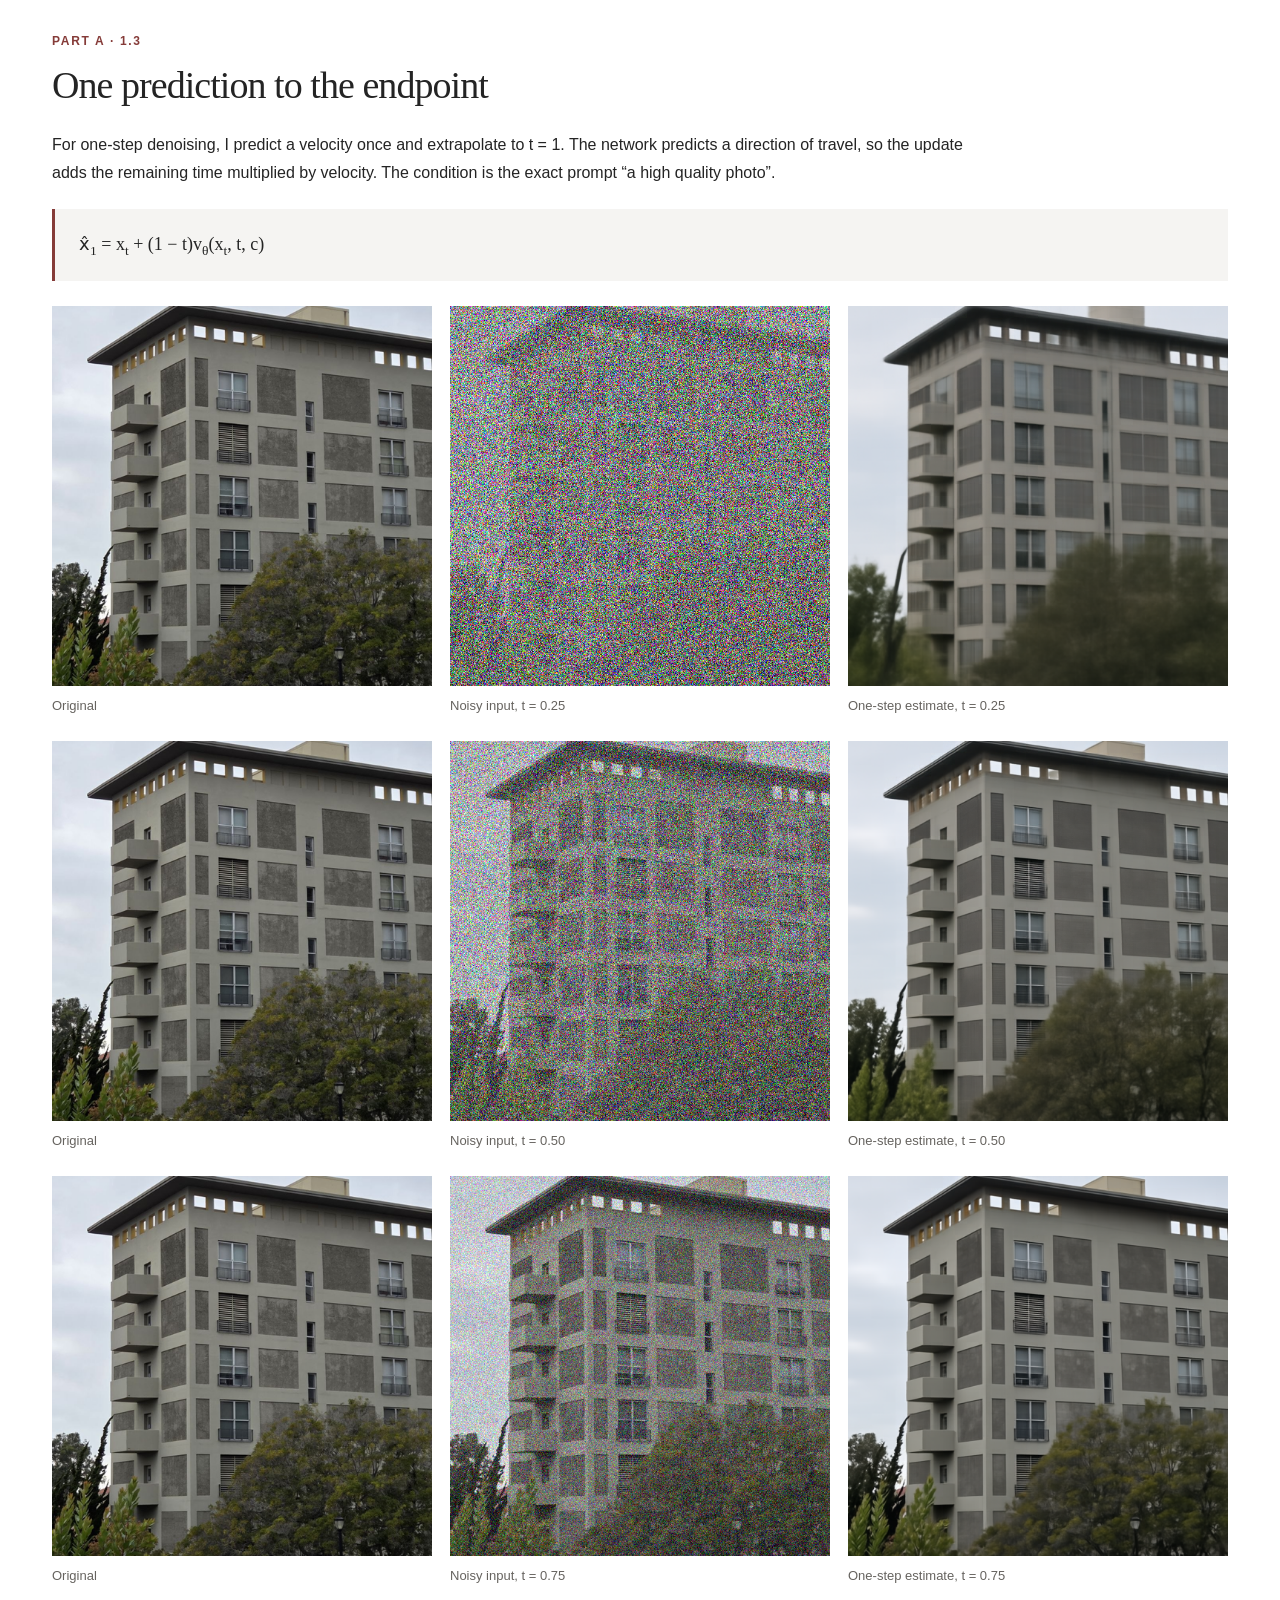
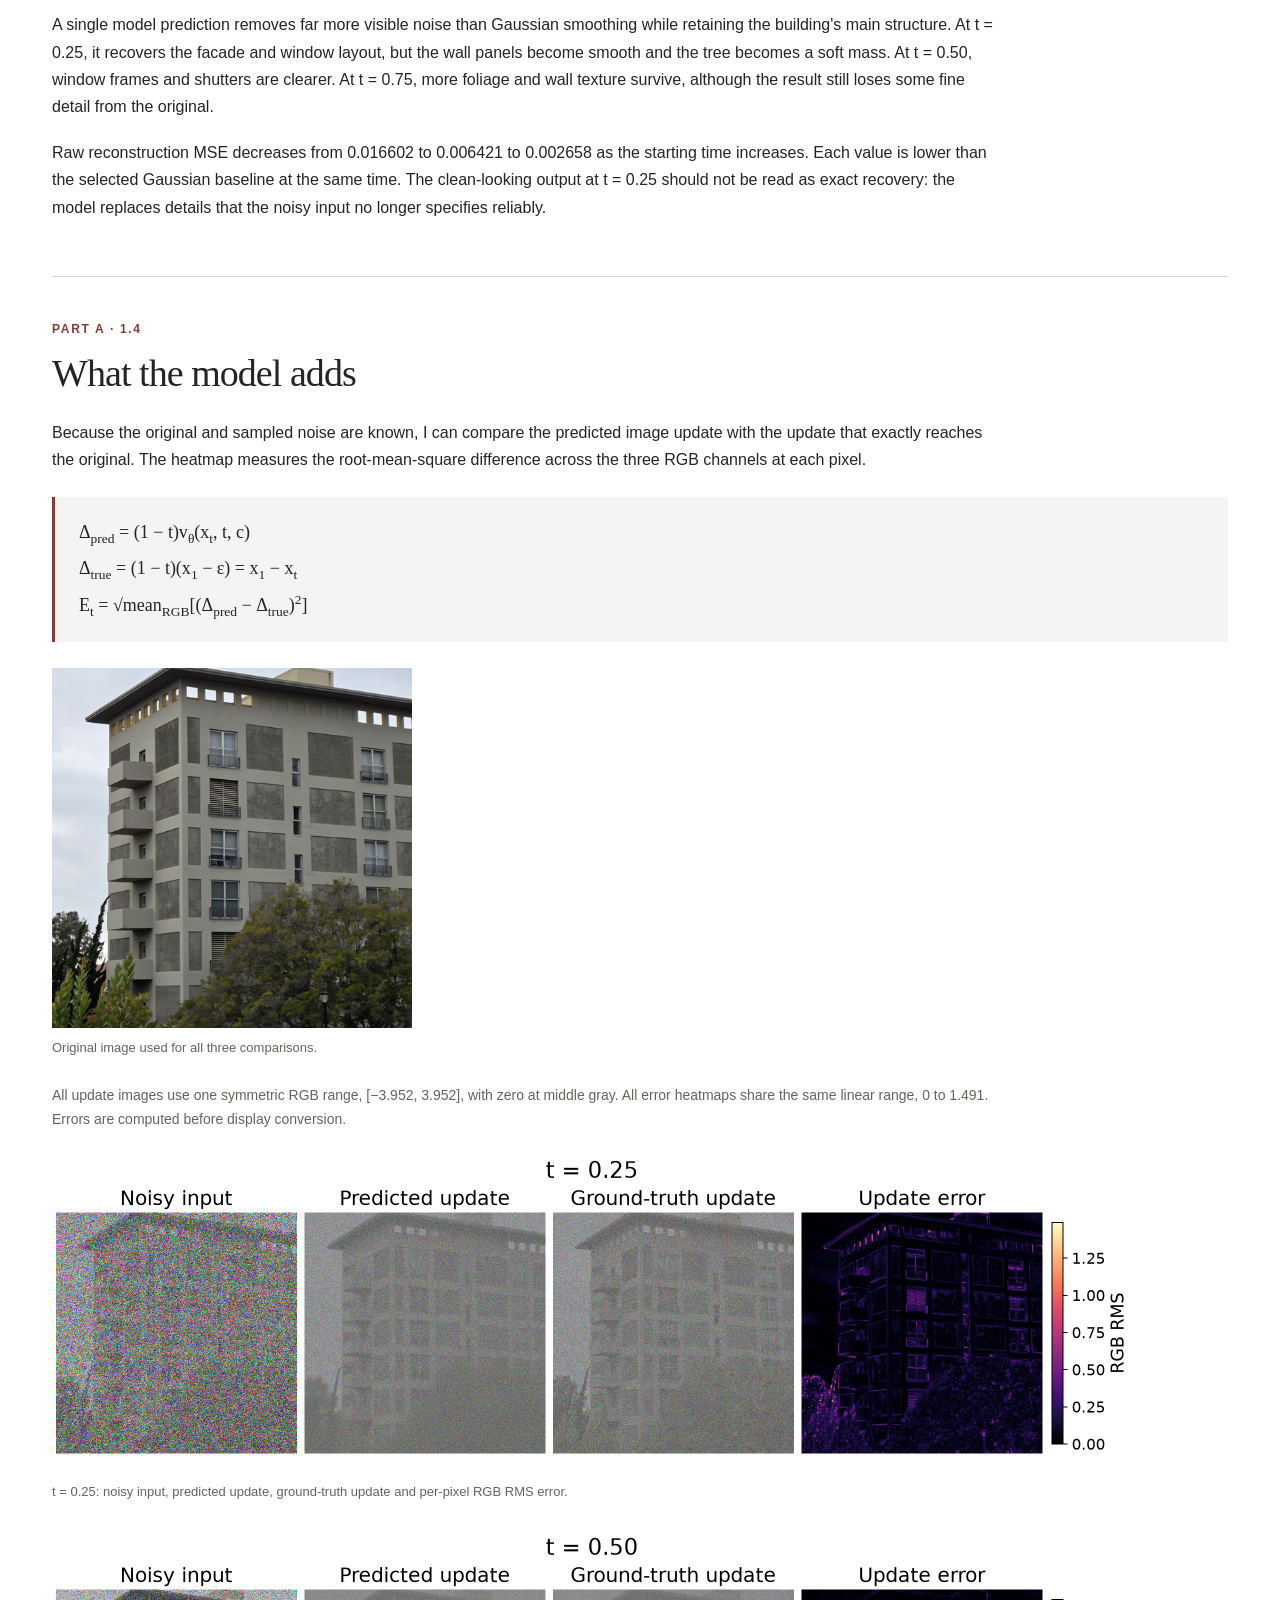
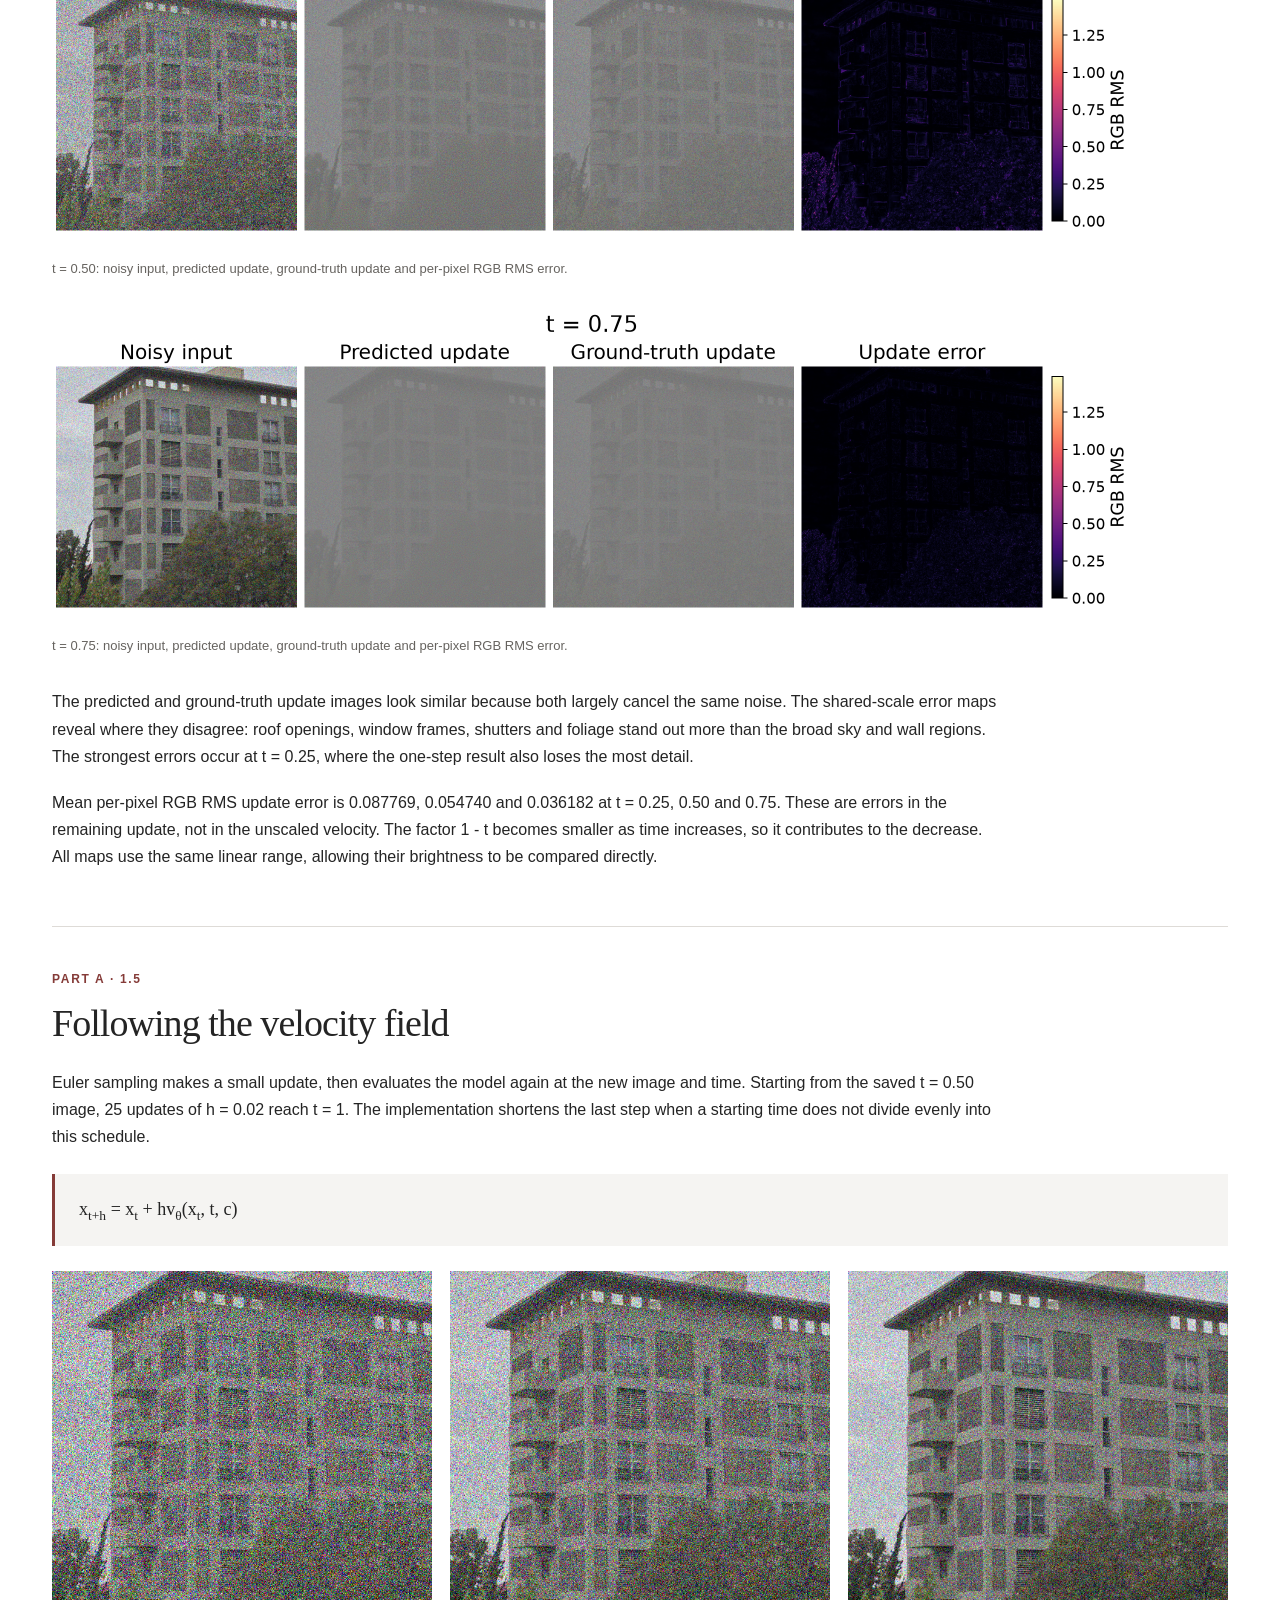
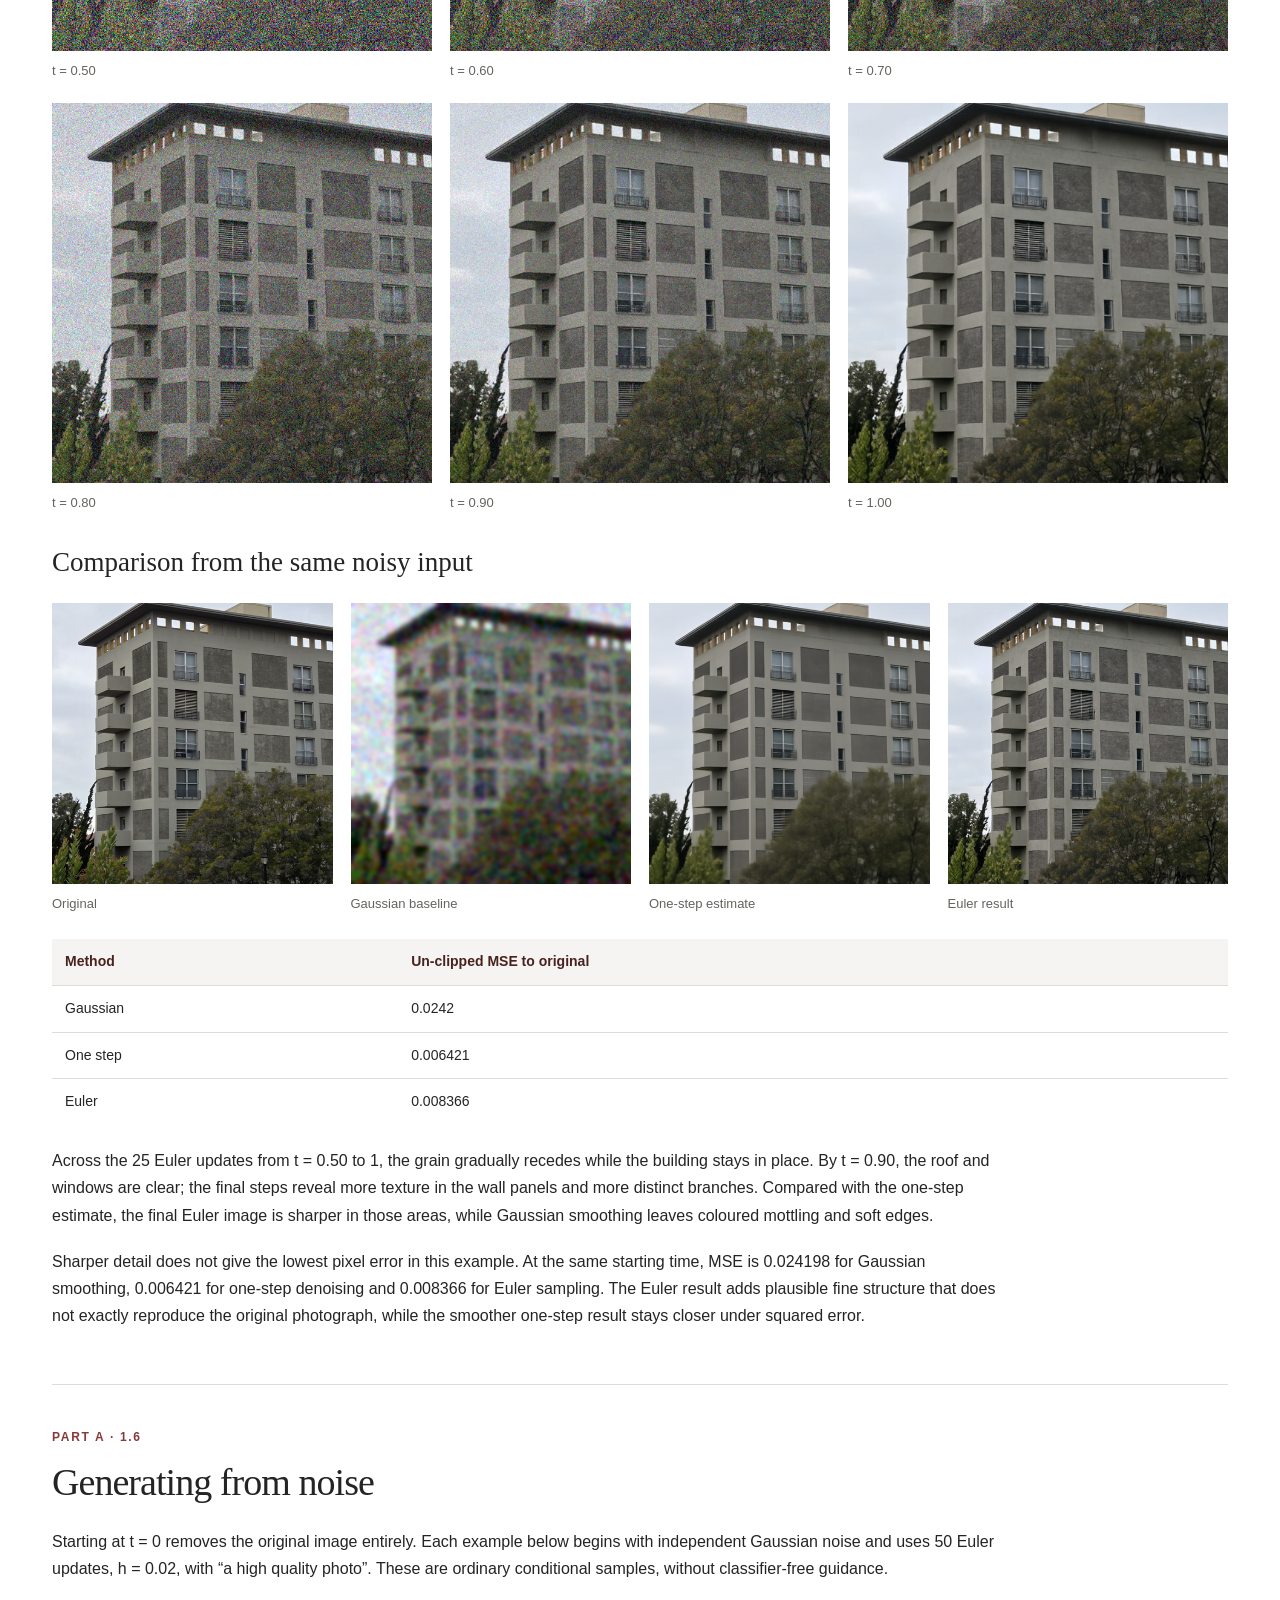
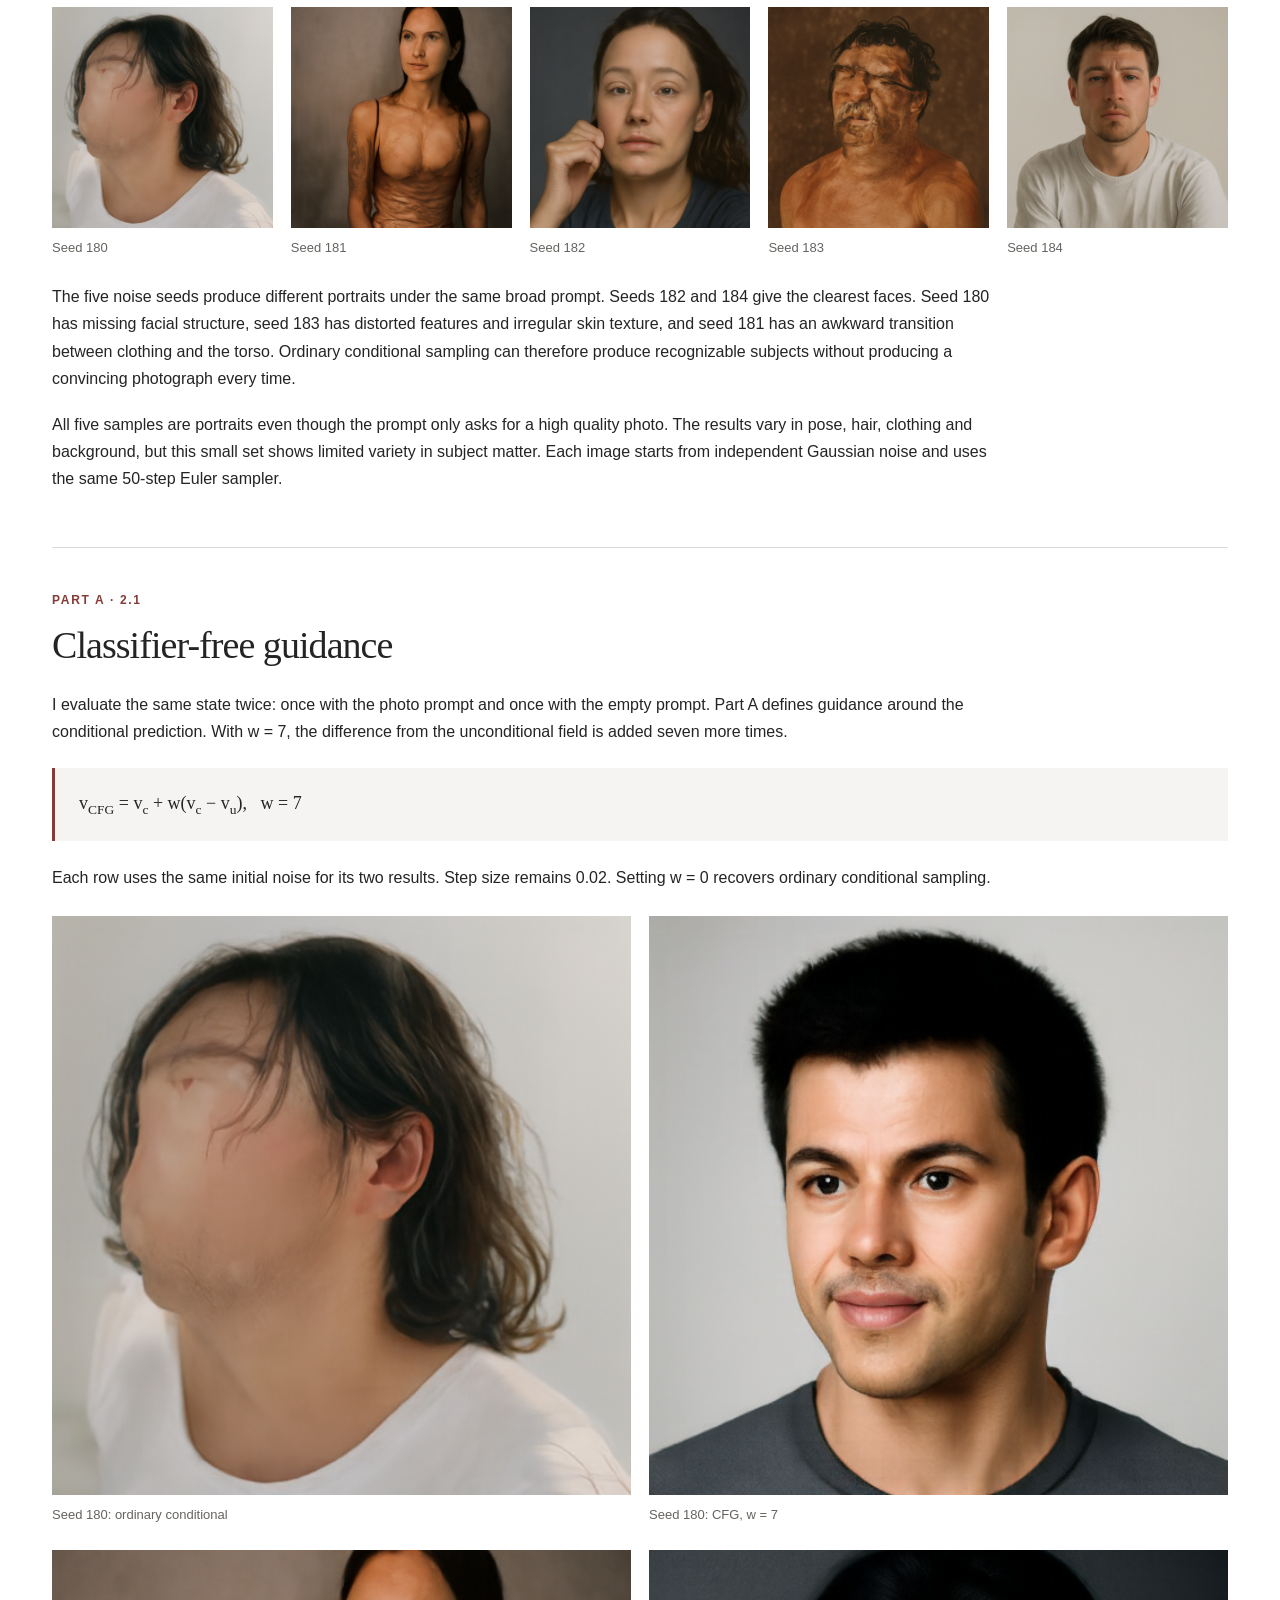
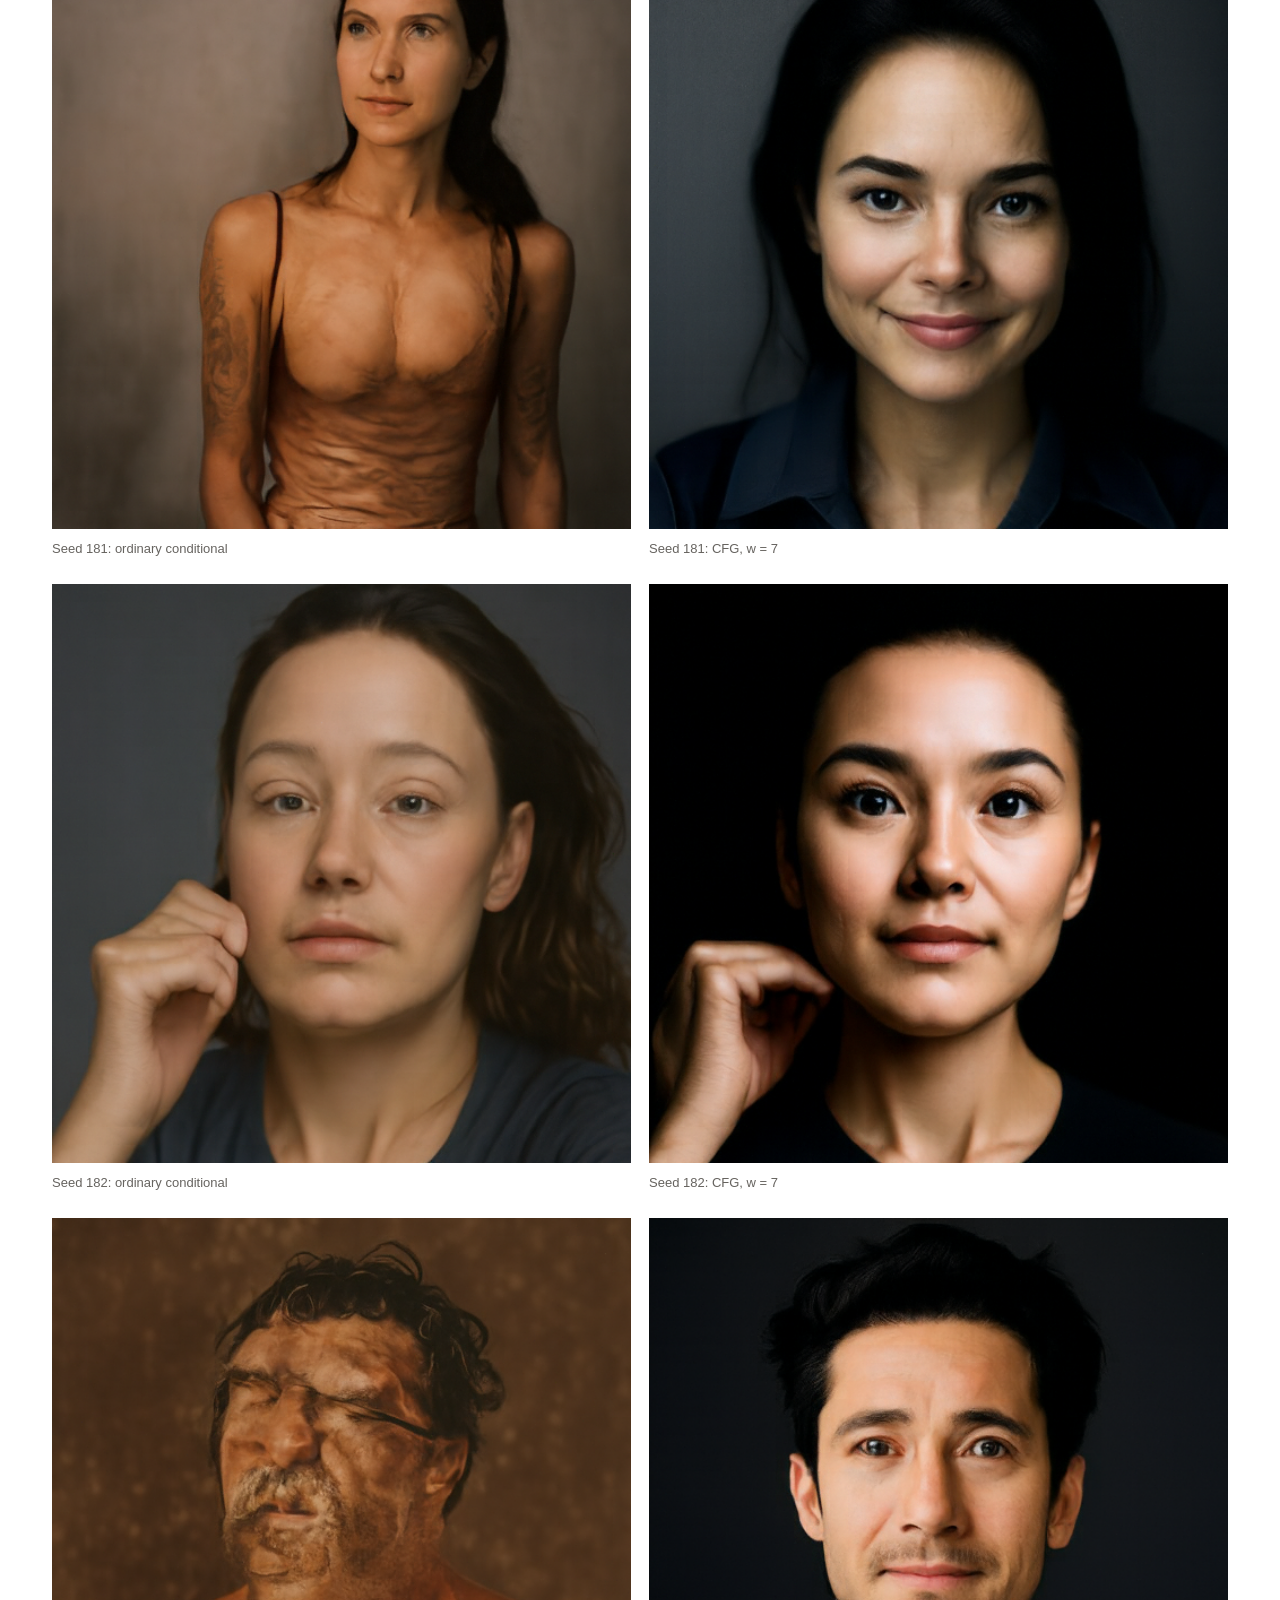
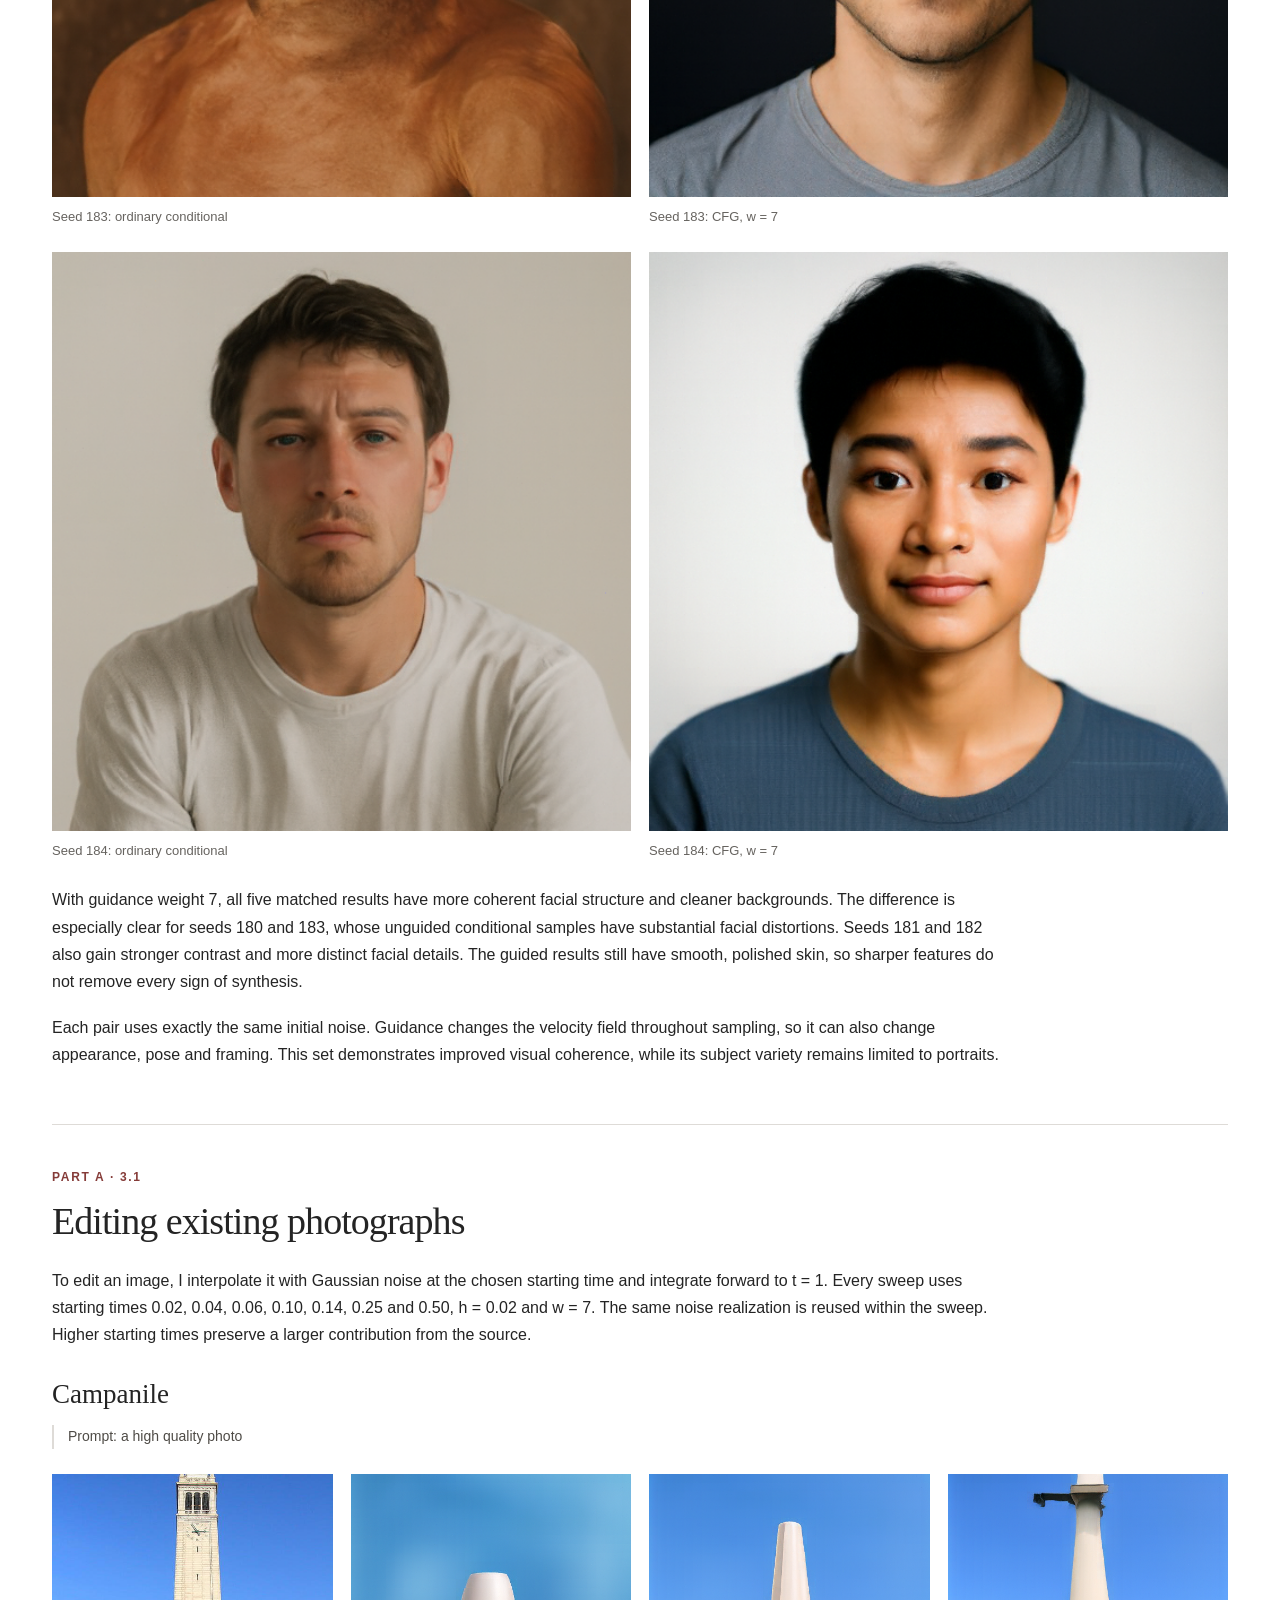
<file: project3/index.html>
<!doctype html><html lang="en"><head><meta charset="utf-8"><meta name="viewport" content="width=device-width,initial-scale=1"><title>Flow Matching | Moo Sheng Yan</title><meta name="description" content="CS180 Project 3: pretrained flow sampling, image editing, visual anagrams, hybrid images and flow matching on MNIST."><link rel="stylesheet" href="report.css"></head><body data-print-part="both"><a class="skip" href="#content">Skip to content</a><header class="site-header"><a class="brand" href="../index.html">MOO SHENG YAN / CS180</a><nav class="project-nav" aria-label="Projects"><a href="../project0/">Project 0</a><a href="../project1/">Project 1</a><a href="../project2/">Project 2</a><a href="../project3/" aria-current="page">Project 3</a><a href="../project4/">Project 4</a></nav></header><main id="content"><section class="hero"><div><span class="eyebrow">Project 03 · Flow matching</span><h1>From Noise<br>to Images</h1><p class="lead">Image restoration, guided generation and learning to generate handwritten digits.</p><p class="byline">Moo Sheng Yan<br>CS180 · Fall 2026</p></div><div class="hero-note">Part A: pretrained PixNerd<br>Part B: U-Nets trained on MNIST</div></section><nav class="chapter-nav" aria-label="Report sections"><a href="#part-a">Part A: pretrained model</a><a href="#a31">Image editing</a><a href="#a33">Anagrams and hybrids</a><a href="#part-b">Part B: training</a><a href="#b26-no-scheduler">Without a scheduler</a></nav><div class="intro"><p>This report follows two approaches to flow matching. Part A uses a pretrained image model to examine restoration and sampling. Part B trains U-Nets on MNIST to study what changes when time and class information are available.</p><p class="small-note">Click an image to open the full-resolution figure. The 64-pixel hybrid views are intentionally small. Images and loss plots in the report are saved experiment outputs.</p><div class="print-links"><a href="?part=a">View Part A for printing</a><a href="?part=b">View Part B for printing</a><a href="?">View both parts</a></div></div><article class="chapter part-a" id="part-a"><div class="chapter-header"><span class="eyebrow">Part A</span><h2>Working with a pretrained flow model</h2><p class="lead">Image restoration, guided editing and two ways to combine velocity fields.</p></div><p>PixNerd predicts a velocity at the current image and time. The clean endpoint has t = 1 and Gaussian noise has t = 0. Each training pair defines a straight path, but the direction predicted during sampling can change after every update.</p><div class="formula"><span class="line">Training path: x<sub>t</sub> = (1 &minus; t)&epsilon; + tx<sub>1</sub>, &nbsp; &epsilon; &sim; N(0, I)</span><span class="line">Target velocity: v<sub>target</sub> = x<sub>1</sub> &minus; &epsilon;</span><span class="line">Sampling equation: dx(t)/dt = v<sub>&theta;</sub>(x(t), t, c)</span></div><p class="small-note">The inputs are center-cropped and resized to 512 &times; 512, then mapped to RGB values in [&minus;1, 1]. Computation and integration use float32. Images are clipped only for display. The prompt embeddings are cached, and no model training is performed in this part.</p><section class="report-section" id="a11"><span class="eyebrow">Part A · 1.1</span><h2>Constructing noisy inputs</h2><p>I use the building photograph throughout the restoration experiments. One Gaussian noise tensor, generated with seed 180, is shared by all three starting times. This keeps the underlying noise realization fixed as the amount of image information changes.</p><div class="figure-grid cols-4"><figure class=""><a href="assets/parta/original_building.png"><img src="assets/parta/original_building.png" alt="Original building photograph" loading="lazy"></a><figcaption>Original building photograph</figcaption></figure><figure class=""><a href="assets/parta/noisy_0.25.png"><img src="assets/parta/noisy_0.25.png" alt="t = 0.25" loading="lazy"></a><figcaption>t = 0.25</figcaption></figure><figure class=""><a href="assets/parta/noisy_0.50.png"><img src="assets/parta/noisy_0.50.png" alt="t = 0.50" loading="lazy"></a><figcaption>t = 0.50</figcaption></figure><figure class=""><a href="assets/parta/noisy_0.75.png"><img src="assets/parta/noisy_0.75.png" alt="t = 0.75" loading="lazy"></a><figcaption>t = 0.75</figcaption></figure></div><div class="observations"><p>At t = 0.25, the roofline is still visible, but the window details are largely lost in the noise. At t = 0.50, the building and trees become easier to distinguish. At t = 0.75, the photograph is clearly recognizable, although fine grain remains. The noise pattern is fixed across all three images, so this comparison changes only the interpolation weight.</p></div></section><section class="report-section" id="a12"><span class="eyebrow">Part A · 1.2</span><h2>A Gaussian baseline</h2><p>The interpolation scales the original image by t. Before applying a classical Gaussian filter, I divide by t to restore its amplitude. This also amplifies the remaining noise. I compare Gaussian standard deviations of 1, 2, 4, 8 and 16 pixels and choose the lowest un-clipped MSE against the known original at each time.</p><div class="formula"><span class="line">x&#770;<sub>1</sub><sup>blur</sup> = G<sub>&sigma;</sub>(x<sub>t</sub>/t)</span></div><div class="figure-grid cols-2"><figure class=""><a href="assets/parta/noisy_0.25.png"><img src="assets/parta/noisy_0.25.png" alt="Noisy input, t = 0.25" loading="lazy"></a><figcaption>Noisy input, t = 0.25</figcaption></figure><figure class=""><a href="assets/parta/gaussian_0.25.png"><img src="assets/parta/gaussian_0.25.png" alt="Gaussian result, t = 0.25" loading="lazy"></a><figcaption>Gaussian result, t = 0.25</figcaption></figure></div><div class="figure-grid cols-2"><figure class=""><a href="assets/parta/noisy_0.50.png"><img src="assets/parta/noisy_0.50.png" alt="Noisy input, t = 0.50" loading="lazy"></a><figcaption>Noisy input, t = 0.50</figcaption></figure><figure class=""><a href="assets/parta/gaussian_0.50.png"><img src="assets/parta/gaussian_0.50.png" alt="Gaussian result, t = 0.50" loading="lazy"></a><figcaption>Gaussian result, t = 0.50</figcaption></figure></div><div class="figure-grid cols-2"><figure class=""><a href="assets/parta/noisy_0.75.png"><img src="assets/parta/noisy_0.75.png" alt="Noisy input, t = 0.75" loading="lazy"></a><figcaption>Noisy input, t = 0.75</figcaption></figure><figure class=""><a href="assets/parta/gaussian_0.75.png"><img src="assets/parta/gaussian_0.75.png" alt="Gaussian result, t = 0.75" loading="lazy"></a><figcaption>Gaussian result, t = 0.75</figcaption></figure></div><div class="table-wrap"><table class=""><thead><tr><th scope="col">Time</th><th scope="col">Selected sigma (pixels)</th><th scope="col">MSE to original</th></tr></thead><tbody><tr><td>0.25</td><td>8</td><td>0.04735</td></tr><tr><td>0.50</td><td>4</td><td>0.0242</td></tr><tr><td>0.75</td><td>2</td><td>0.01243</td></tr></tbody></table></div><div class="observations"><p>Among the five tested widths, sigma = 8, 4 and 2 give the lowest reconstruction MSE at t = 0.25, 0.50 and 0.75, respectively. Stronger smoothing is needed when the input contains less of the original image. At t = 0.25, the large kernel suppresses the grain but leaves broad colour patches and soft window edges. At t = 0.75, a smaller kernel retains much more of the facade, although the trees lose fine detail.</p></div></section><section class="report-section" id="a13"><span class="eyebrow">Part A · 1.3</span><h2>One prediction to the endpoint</h2><p>For one-step denoising, I predict a velocity once and extrapolate to t = 1. The network predicts a direction of travel, so the update adds the remaining time multiplied by velocity. The condition is the exact prompt <q>a high quality photo</q>.</p><div class="formula"><span class="line">x&#770;<sub>1</sub> = x<sub>t</sub> + (1 &minus; t)v<sub>&theta;</sub>(x<sub>t</sub>, t, c)</span></div><div class="figure-grid cols-3"><figure class=""><a href="assets/parta/original_building.png"><img src="assets/parta/original_building.png" alt="Original" loading="lazy"></a><figcaption>Original</figcaption></figure><figure class=""><a href="assets/parta/noisy_0.25.png"><img src="assets/parta/noisy_0.25.png" alt="Noisy input, t = 0.25" loading="lazy"></a><figcaption>Noisy input, t = 0.25</figcaption></figure><figure class=""><a href="assets/parta/onestep_0.25.png"><img src="assets/parta/onestep_0.25.png" alt="One-step estimate, t = 0.25" loading="lazy"></a><figcaption>One-step estimate, t = 0.25</figcaption></figure></div><div class="figure-grid cols-3"><figure class=""><a href="assets/parta/original_building.png"><img src="assets/parta/original_building.png" alt="Original" loading="lazy"></a><figcaption>Original</figcaption></figure><figure class=""><a href="assets/parta/noisy_0.50.png"><img src="assets/parta/noisy_0.50.png" alt="Noisy input, t = 0.50" loading="lazy"></a><figcaption>Noisy input, t = 0.50</figcaption></figure><figure class=""><a href="assets/parta/onestep_0.50.png"><img src="assets/parta/onestep_0.50.png" alt="One-step estimate, t = 0.50" loading="lazy"></a><figcaption>One-step estimate, t = 0.50</figcaption></figure></div><div class="figure-grid cols-3"><figure class=""><a href="assets/parta/original_building.png"><img src="assets/parta/original_building.png" alt="Original" loading="lazy"></a><figcaption>Original</figcaption></figure><figure class=""><a href="assets/parta/noisy_0.75.png"><img src="assets/parta/noisy_0.75.png" alt="Noisy input, t = 0.75" loading="lazy"></a><figcaption>Noisy input, t = 0.75</figcaption></figure><figure class=""><a href="assets/parta/onestep_0.75.png"><img src="assets/parta/onestep_0.75.png" alt="One-step estimate, t = 0.75" loading="lazy"></a><figcaption>One-step estimate, t = 0.75</figcaption></figure></div><div class="observations"><p>A single model prediction removes far more visible noise than Gaussian smoothing while retaining the building&#x27;s main structure. At t = 0.25, it recovers the facade and window layout, but the wall panels become smooth and the tree becomes a soft mass. At t = 0.50, window frames and shutters are clearer. At t = 0.75, more foliage and wall texture survive, although the result still loses some fine detail from the original.</p><p>Raw reconstruction MSE decreases from 0.016602 to 0.006421 to 0.002658 as the starting time increases. Each value is lower than the selected Gaussian baseline at the same time. The clean-looking output at t = 0.25 should not be read as exact recovery: the model replaces details that the noisy input no longer specifies reliably.</p></div></section><section class="report-section" id="a14"><span class="eyebrow">Part A · 1.4</span><h2>What the model adds</h2><p>Because the original and sampled noise are known, I can compare the predicted image update with the update that exactly reaches the original. The heatmap measures the root-mean-square difference across the three RGB channels at each pixel.</p><div class="formula"><span class="line">&Delta;<sub>pred</sub> = (1 &minus; t)v<sub>&theta;</sub>(x<sub>t</sub>, t, c)</span><span class="line">&Delta;<sub>true</sub> = (1 &minus; t)(x<sub>1</sub> &minus; &epsilon;) = x<sub>1</sub> &minus; x<sub>t</sub></span><span class="line">E<sub>t</sub> = &radic;mean<sub>RGB</sub>[(&Delta;<sub>pred</sub> &minus; &Delta;<sub>true</sub>)<sup>2</sup>]</span></div><figure class="original-figure"><a href="assets/parta/original_building.png"><img src="assets/parta/original_building.png" alt="Original image used for all three comparisons." loading="lazy"></a><figcaption>Original image used for all three comparisons.</figcaption></figure><p class="small-note">All update images use one symmetric RGB range, [&minus;3.952, 3.952], with zero at middle gray. All error heatmaps share the same linear range, 0 to 1.491. Errors are computed before display conversion.</p><figure class="wide-figure diagnostic"><a href="assets/parta/diagnostic_0.25.png"><img src="assets/parta/diagnostic_0.25.png" alt="t = 0.25: noisy input, predicted update, ground-truth update and per-pixel RGB RMS error." loading="lazy"></a><figcaption>t = 0.25: noisy input, predicted update, ground-truth update and per-pixel RGB RMS error.</figcaption></figure><figure class="wide-figure diagnostic"><a href="assets/parta/diagnostic_0.50.png"><img src="assets/parta/diagnostic_0.50.png" alt="t = 0.50: noisy input, predicted update, ground-truth update and per-pixel RGB RMS error." loading="lazy"></a><figcaption>t = 0.50: noisy input, predicted update, ground-truth update and per-pixel RGB RMS error.</figcaption></figure><figure class="wide-figure diagnostic"><a href="assets/parta/diagnostic_0.75.png"><img src="assets/parta/diagnostic_0.75.png" alt="t = 0.75: noisy input, predicted update, ground-truth update and per-pixel RGB RMS error." loading="lazy"></a><figcaption>t = 0.75: noisy input, predicted update, ground-truth update and per-pixel RGB RMS error.</figcaption></figure><div class="observations"><p>The predicted and ground-truth update images look similar because both largely cancel the same noise. The shared-scale error maps reveal where they disagree: roof openings, window frames, shutters and foliage stand out more than the broad sky and wall regions. The strongest errors occur at t = 0.25, where the one-step result also loses the most detail.</p><p>Mean per-pixel RGB RMS update error is 0.087769, 0.054740 and 0.036182 at t = 0.25, 0.50 and 0.75. These are errors in the remaining update, not in the unscaled velocity. The factor 1 - t becomes smaller as time increases, so it contributes to the decrease. All maps use the same linear range, allowing their brightness to be compared directly.</p></div></section><section class="report-section" id="a15"><span class="eyebrow">Part A · 1.5</span><h2>Following the velocity field</h2><p>Euler sampling makes a small update, then evaluates the model again at the new image and time. Starting from the saved t = 0.50 image, 25 updates of h = 0.02 reach t = 1. The implementation shortens the last step when a starting time does not divide evenly into this schedule.</p><div class="formula"><span class="line">x<sub>t+h</sub> = x<sub>t</sub> + hv<sub>&theta;</sub>(x<sub>t</sub>, t, c)</span></div><div class="figure-grid cols-3"><figure class=""><a href="assets/parta/euler_state_0.50.png"><img src="assets/parta/euler_state_0.50.png" alt="t = 0.50" loading="lazy"></a><figcaption>t = 0.50</figcaption></figure><figure class=""><a href="assets/parta/euler_state_0.60.png"><img src="assets/parta/euler_state_0.60.png" alt="t = 0.60" loading="lazy"></a><figcaption>t = 0.60</figcaption></figure><figure class=""><a href="assets/parta/euler_state_0.70.png"><img src="assets/parta/euler_state_0.70.png" alt="t = 0.70" loading="lazy"></a><figcaption>t = 0.70</figcaption></figure><figure class=""><a href="assets/parta/euler_state_0.80.png"><img src="assets/parta/euler_state_0.80.png" alt="t = 0.80" loading="lazy"></a><figcaption>t = 0.80</figcaption></figure><figure class=""><a href="assets/parta/euler_state_0.90.png"><img src="assets/parta/euler_state_0.90.png" alt="t = 0.90" loading="lazy"></a><figcaption>t = 0.90</figcaption></figure><figure class=""><a href="assets/parta/euler_state_1.00.png"><img src="assets/parta/euler_state_1.00.png" alt="t = 1.00" loading="lazy"></a><figcaption>t = 1.00</figcaption></figure></div><h3>Comparison from the same noisy input</h3><div class="figure-grid cols-4"><figure class=""><a href="assets/parta/original_building.png"><img src="assets/parta/original_building.png" alt="Original" loading="lazy"></a><figcaption>Original</figcaption></figure><figure class=""><a href="assets/parta/gaussian_0.50.png"><img src="assets/parta/gaussian_0.50.png" alt="Gaussian baseline" loading="lazy"></a><figcaption>Gaussian baseline</figcaption></figure><figure class=""><a href="assets/parta/onestep_0.50.png"><img src="assets/parta/onestep_0.50.png" alt="One-step estimate" loading="lazy"></a><figcaption>One-step estimate</figcaption></figure><figure class=""><a href="assets/parta/euler_final.png"><img src="assets/parta/euler_final.png" alt="Euler result" loading="lazy"></a><figcaption>Euler result</figcaption></figure></div><div class="table-wrap"><table class=""><thead><tr><th scope="col">Method</th><th scope="col">Un-clipped MSE to original</th></tr></thead><tbody><tr><td>Gaussian</td><td>0.0242</td></tr><tr><td>One step</td><td>0.006421</td></tr><tr><td>Euler</td><td>0.008366</td></tr></tbody></table></div><div class="observations"><p>Across the 25 Euler updates from t = 0.50 to 1, the grain gradually recedes while the building stays in place. By t = 0.90, the roof and windows are clear; the final steps reveal more texture in the wall panels and more distinct branches. Compared with the one-step estimate, the final Euler image is sharper in those areas, while Gaussian smoothing leaves coloured mottling and soft edges.</p><p>Sharper detail does not give the lowest pixel error in this example. At the same starting time, MSE is 0.024198 for Gaussian smoothing, 0.006421 for one-step denoising and 0.008366 for Euler sampling. The Euler result adds plausible fine structure that does not exactly reproduce the original photograph, while the smoother one-step result stays closer under squared error.</p></div></section><section class="report-section" id="a16"><span class="eyebrow">Part A · 1.6</span><h2>Generating from noise</h2><p>Starting at t = 0 removes the original image entirely. Each example below begins with independent Gaussian noise and uses 50 Euler updates, h = 0.02, with <q>a high quality photo</q>. These are ordinary conditional samples, without classifier-free guidance.</p><div class="figure-grid cols-5"><figure class=""><a href="assets/parta/conditional_180.png"><img src="assets/parta/conditional_180.png" alt="Seed 180" loading="lazy"></a><figcaption>Seed 180</figcaption></figure><figure class=""><a href="assets/parta/conditional_181.png"><img src="assets/parta/conditional_181.png" alt="Seed 181" loading="lazy"></a><figcaption>Seed 181</figcaption></figure><figure class=""><a href="assets/parta/conditional_182.png"><img src="assets/parta/conditional_182.png" alt="Seed 182" loading="lazy"></a><figcaption>Seed 182</figcaption></figure><figure class=""><a href="assets/parta/conditional_183.png"><img src="assets/parta/conditional_183.png" alt="Seed 183" loading="lazy"></a><figcaption>Seed 183</figcaption></figure><figure class=""><a href="assets/parta/conditional_184.png"><img src="assets/parta/conditional_184.png" alt="Seed 184" loading="lazy"></a><figcaption>Seed 184</figcaption></figure></div><div class="observations"><p>The five noise seeds produce different portraits under the same broad prompt. Seeds 182 and 184 give the clearest faces. Seed 180 has missing facial structure, seed 183 has distorted features and irregular skin texture, and seed 181 has an awkward transition between clothing and the torso. Ordinary conditional sampling can therefore produce recognizable subjects without producing a convincing photograph every time.</p><p>All five samples are portraits even though the prompt only asks for a high quality photo. The results vary in pose, hair, clothing and background, but this small set shows limited variety in subject matter. Each image starts from independent Gaussian noise and uses the same 50-step Euler sampler.</p></div></section><section class="report-section" id="a21"><span class="eyebrow">Part A · 2.1</span><h2>Classifier-free guidance</h2><p>I evaluate the same state twice: once with the photo prompt and once with the empty prompt. Part A defines guidance around the conditional prediction. With w = 7, the difference from the unconditional field is added seven more times.</p><div class="formula"><span class="line">v<sub>CFG</sub> = v<sub>c</sub> + w(v<sub>c</sub> &minus; v<sub>u</sub>), &nbsp; w = 7</span></div><p>Each row uses the same initial noise for its two results. Step size remains 0.02. Setting w = 0 recovers ordinary conditional sampling.</p><div class="figure-grid cols-2"><figure class=""><a href="assets/parta/conditional_180.png"><img src="assets/parta/conditional_180.png" alt="Seed 180: ordinary conditional" loading="lazy"></a><figcaption>Seed 180: ordinary conditional</figcaption></figure><figure class=""><a href="assets/parta/cfg_180.png"><img src="assets/parta/cfg_180.png" alt="Seed 180: CFG, w = 7" loading="lazy"></a><figcaption>Seed 180: CFG, w = 7</figcaption></figure></div><div class="figure-grid cols-2"><figure class=""><a href="assets/parta/conditional_181.png"><img src="assets/parta/conditional_181.png" alt="Seed 181: ordinary conditional" loading="lazy"></a><figcaption>Seed 181: ordinary conditional</figcaption></figure><figure class=""><a href="assets/parta/cfg_181.png"><img src="assets/parta/cfg_181.png" alt="Seed 181: CFG, w = 7" loading="lazy"></a><figcaption>Seed 181: CFG, w = 7</figcaption></figure></div><div class="figure-grid cols-2"><figure class=""><a href="assets/parta/conditional_182.png"><img src="assets/parta/conditional_182.png" alt="Seed 182: ordinary conditional" loading="lazy"></a><figcaption>Seed 182: ordinary conditional</figcaption></figure><figure class=""><a href="assets/parta/cfg_182.png"><img src="assets/parta/cfg_182.png" alt="Seed 182: CFG, w = 7" loading="lazy"></a><figcaption>Seed 182: CFG, w = 7</figcaption></figure></div><div class="figure-grid cols-2"><figure class=""><a href="assets/parta/conditional_183.png"><img src="assets/parta/conditional_183.png" alt="Seed 183: ordinary conditional" loading="lazy"></a><figcaption>Seed 183: ordinary conditional</figcaption></figure><figure class=""><a href="assets/parta/cfg_183.png"><img src="assets/parta/cfg_183.png" alt="Seed 183: CFG, w = 7" loading="lazy"></a><figcaption>Seed 183: CFG, w = 7</figcaption></figure></div><div class="figure-grid cols-2"><figure class=""><a href="assets/parta/conditional_184.png"><img src="assets/parta/conditional_184.png" alt="Seed 184: ordinary conditional" loading="lazy"></a><figcaption>Seed 184: ordinary conditional</figcaption></figure><figure class=""><a href="assets/parta/cfg_184.png"><img src="assets/parta/cfg_184.png" alt="Seed 184: CFG, w = 7" loading="lazy"></a><figcaption>Seed 184: CFG, w = 7</figcaption></figure></div><div class="observations"><p>With guidance weight 7, all five matched results have more coherent facial structure and cleaner backgrounds. The difference is especially clear for seeds 180 and 183, whose unguided conditional samples have substantial facial distortions. Seeds 181 and 182 also gain stronger contrast and more distinct facial details. The guided results still have smooth, polished skin, so sharper features do not remove every sign of synthesis.</p><p>Each pair uses exactly the same initial noise. Guidance changes the velocity field throughout sampling, so it can also change appearance, pose and framing. This set demonstrates improved visual coherence, while its subject variety remains limited to portraits.</p></div></section><section class="report-section" id="a31"><span class="eyebrow">Part A · 3.1</span><h2>Editing existing photographs</h2><p>To edit an image, I interpolate it with Gaussian noise at the chosen starting time and integrate forward to t = 1. Every sweep uses starting times 0.02, 0.04, 0.06, 0.10, 0.14, 0.25 and 0.50, h = 0.02 and w = 7. The same noise realization is reused within the sweep. Higher starting times preserve a larger contribution from the source.</p><div class="sweep"><h3>Campanile</h3><p class="prompt">Prompt: a high quality photo</p><div class="figure-grid cols-4"><figure class=""><a href="assets/parta/original_campanile.png"><img src="assets/parta/original_campanile.png" alt="Original input" loading="lazy"></a><figcaption>Original input</figcaption></figure><figure class=""><a href="assets/parta/edit_campanile_0.02.png"><img src="assets/parta/edit_campanile_0.02.png" alt="Starting time t = 0.02" loading="lazy"></a><figcaption>Starting time t = 0.02</figcaption></figure><figure class=""><a href="assets/parta/edit_campanile_0.04.png"><img src="assets/parta/edit_campanile_0.04.png" alt="Starting time t = 0.04" loading="lazy"></a><figcaption>Starting time t = 0.04</figcaption></figure><figure class=""><a href="assets/parta/edit_campanile_0.06.png"><img src="assets/parta/edit_campanile_0.06.png" alt="Starting time t = 0.06" loading="lazy"></a><figcaption>Starting time t = 0.06</figcaption></figure><figure class=""><a href="assets/parta/edit_campanile_0.10.png"><img src="assets/parta/edit_campanile_0.10.png" alt="Starting time t = 0.10" loading="lazy"></a><figcaption>Starting time t = 0.10</figcaption></figure><figure class=""><a href="assets/parta/edit_campanile_0.14.png"><img src="assets/parta/edit_campanile_0.14.png" alt="Starting time t = 0.14" loading="lazy"></a><figcaption>Starting time t = 0.14</figcaption></figure><figure class=""><a href="assets/parta/edit_campanile_0.25.png"><img src="assets/parta/edit_campanile_0.25.png" alt="Starting time t = 0.25" loading="lazy"></a><figcaption>Starting time t = 0.25</figcaption></figure><figure class=""><a href="assets/parta/edit_campanile_0.50.png"><img src="assets/parta/edit_campanile_0.50.png" alt="Starting time t = 0.50" loading="lazy"></a><figcaption>Starting time t = 0.50</figcaption></figure></div></div><div class="sweep"><h3>Building photograph</h3><p class="prompt">Prompt: a high quality photo</p><div class="figure-grid cols-4"><figure class=""><a href="assets/parta/original_building.png"><img src="assets/parta/original_building.png" alt="Original input" loading="lazy"></a><figcaption>Original input</figcaption></figure><figure class=""><a href="assets/parta/edit_building_0.02.png"><img src="assets/parta/edit_building_0.02.png" alt="Starting time t = 0.02" loading="lazy"></a><figcaption>Starting time t = 0.02</figcaption></figure><figure class=""><a href="assets/parta/edit_building_0.04.png"><img src="assets/parta/edit_building_0.04.png" alt="Starting time t = 0.04" loading="lazy"></a><figcaption>Starting time t = 0.04</figcaption></figure><figure class=""><a href="assets/parta/edit_building_0.06.png"><img src="assets/parta/edit_building_0.06.png" alt="Starting time t = 0.06" loading="lazy"></a><figcaption>Starting time t = 0.06</figcaption></figure><figure class=""><a href="assets/parta/edit_building_0.10.png"><img src="assets/parta/edit_building_0.10.png" alt="Starting time t = 0.10" loading="lazy"></a><figcaption>Starting time t = 0.10</figcaption></figure><figure class=""><a href="assets/parta/edit_building_0.14.png"><img src="assets/parta/edit_building_0.14.png" alt="Starting time t = 0.14" loading="lazy"></a><figcaption>Starting time t = 0.14</figcaption></figure><figure class=""><a href="assets/parta/edit_building_0.25.png"><img src="assets/parta/edit_building_0.25.png" alt="Starting time t = 0.25" loading="lazy"></a><figcaption>Starting time t = 0.25</figcaption></figure><figure class=""><a href="assets/parta/edit_building_0.50.png"><img src="assets/parta/edit_building_0.50.png" alt="Starting time t = 0.50" loading="lazy"></a><figcaption>Starting time t = 0.50</figcaption></figure></div></div><div class="sweep"><h3>Dog photograph</h3><p class="prompt">Prompt: a high quality photo</p><div class="figure-grid cols-4"><figure class=""><a href="assets/parta/original_dog.png"><img src="assets/parta/original_dog.png" alt="Original input" loading="lazy"></a><figcaption>Original input</figcaption></figure><figure class=""><a href="assets/parta/edit_dog_0.02.png"><img src="assets/parta/edit_dog_0.02.png" alt="Starting time t = 0.02" loading="lazy"></a><figcaption>Starting time t = 0.02</figcaption></figure><figure class=""><a href="assets/parta/edit_dog_0.04.png"><img src="assets/parta/edit_dog_0.04.png" alt="Starting time t = 0.04" loading="lazy"></a><figcaption>Starting time t = 0.04</figcaption></figure><figure class=""><a href="assets/parta/edit_dog_0.06.png"><img src="assets/parta/edit_dog_0.06.png" alt="Starting time t = 0.06" loading="lazy"></a><figcaption>Starting time t = 0.06</figcaption></figure><figure class=""><a href="assets/parta/edit_dog_0.10.png"><img src="assets/parta/edit_dog_0.10.png" alt="Starting time t = 0.10" loading="lazy"></a><figcaption>Starting time t = 0.10</figcaption></figure><figure class=""><a href="assets/parta/edit_dog_0.14.png"><img src="assets/parta/edit_dog_0.14.png" alt="Starting time t = 0.14" loading="lazy"></a><figcaption>Starting time t = 0.14</figcaption></figure><figure class=""><a href="assets/parta/edit_dog_0.25.png"><img src="assets/parta/edit_dog_0.25.png" alt="Starting time t = 0.25" loading="lazy"></a><figcaption>Starting time t = 0.25</figcaption></figure><figure class=""><a href="assets/parta/edit_dog_0.50.png"><img src="assets/parta/edit_dog_0.50.png" alt="Starting time t = 0.50" loading="lazy"></a><figcaption>Starting time t = 0.50</figcaption></figure></div></div><div class="observations"><p>At t = 0.02, the Campanile becomes a smooth pale column against a blurred blue background. At t = 0.04 and 0.06, the sky and trees return, but the shaft is still almost featureless. The results at t = 0.10 and 0.14 have a dark square near the top instead of the clock and belfry. The arches return at t = 0.25, while the clock face and masonry become recognizable at t = 0.50.</p><p>The building changes subject completely at low starting times: t = 0.02 gives a portrait, t = 0.04 gives a monitor, and t = 0.06 gives a plain box-shaped structure. At t = 0.10 and 0.14, the model recovers an apartment-like building but adds a denser, more regular window grid. At t = 0.25, the roof, corner balconies, and foreground trees resemble the source. The result at t = 0.50 retains the original facade most closely, although fine wall and foliage details still change.</p><p>The dog disappears at t = 0.02 and 0.04, where the sampler creates computer-like equipment. At t = 0.06, the central dark shape becomes a black cylindrical object. A dog returns at t = 0.10 and 0.14, but its muzzle and neck are stretched. At t = 0.25, the face and body are more coherent, while the room is still rearranged. At t = 0.50, the eyes, head position, and surrounding furniture are much closer to the original photograph.</p></div></section><section class="report-section" id="a31-drawings"><span class="eyebrow">Part A · 3.1 · Web image and drawings</span><h2>From simple inputs to model edits</h2><p>The same procedure can begin with a web image or an illustration. These experiments retain the generic photo prompt and the complete seven-time schedule.</p><div class="sweep"><h3>A photograph from the web</h3><p class="prompt">Prompt: a high quality photo</p><div class="figure-grid cols-4"><figure class=""><a href="assets/parta/original_earth.png"><img src="assets/parta/original_earth.png" alt="Original input" loading="lazy"></a><figcaption>Original input</figcaption></figure><figure class=""><a href="assets/parta/edit_earth_0.02.png"><img src="assets/parta/edit_earth_0.02.png" alt="Starting time t = 0.02" loading="lazy"></a><figcaption>Starting time t = 0.02</figcaption></figure><figure class=""><a href="assets/parta/edit_earth_0.04.png"><img src="assets/parta/edit_earth_0.04.png" alt="Starting time t = 0.04" loading="lazy"></a><figcaption>Starting time t = 0.04</figcaption></figure><figure class=""><a href="assets/parta/edit_earth_0.06.png"><img src="assets/parta/edit_earth_0.06.png" alt="Starting time t = 0.06" loading="lazy"></a><figcaption>Starting time t = 0.06</figcaption></figure><figure class=""><a href="assets/parta/edit_earth_0.10.png"><img src="assets/parta/edit_earth_0.10.png" alt="Starting time t = 0.10" loading="lazy"></a><figcaption>Starting time t = 0.10</figcaption></figure><figure class=""><a href="assets/parta/edit_earth_0.14.png"><img src="assets/parta/edit_earth_0.14.png" alt="Starting time t = 0.14" loading="lazy"></a><figcaption>Starting time t = 0.14</figcaption></figure><figure class=""><a href="assets/parta/edit_earth_0.25.png"><img src="assets/parta/edit_earth_0.25.png" alt="Starting time t = 0.25" loading="lazy"></a><figcaption>Starting time t = 0.25</figcaption></figure><figure class=""><a href="assets/parta/edit_earth_0.50.png"><img src="assets/parta/edit_earth_0.50.png" alt="Starting time t = 0.50" loading="lazy"></a><figcaption>Starting time t = 0.50</figcaption></figure></div></div><p class="small-note">Source: NASA / Apollo 17 crew, <a href="https://commons.wikimedia.org/wiki/File:The_Earth_seen_from_Apollo_17.jpg">The Blue Marble</a>, public domain. The downloaded photograph is center-cropped and resized for the model.</p><div class="observations"><p>The downloaded Earth image becomes an unrelated white rectangular object at t = 0.02. At t = 0.04, only a blurred circular form and the blue-white palette remain. The results at t = 0.06, 0.10, and 0.14 have a mottled, moon-like surface instead of recognizable continents and clouds. Some low-time results also add a dark circular frame and a small gold emblem that are absent from the source. Earth-like landmasses and cloud bands return at t = 0.25, and t = 0.50 most closely preserves the original globe.</p></div><h3>Two drawings on paper</h3><p>For the drawing experiments, I use photographs of a house and a flower drawn on paper. Each photograph is center-cropped and resized to 512 &times; 512, using the same preprocessing as the other inputs.</p><p class="small-note">Original photographs: <a href="assets/inputs/house_drawing.png">house</a> and <a href="assets/inputs/flower_drawing.png">flower</a>.</p><div class="sweep"><h3>House drawn on paper</h3><p class="prompt">Prompt: a high quality photo</p><div class="figure-grid cols-4"><figure class=""><a href="assets/parta/original_house_drawing.png"><img src="assets/parta/original_house_drawing.png" alt="Original input" loading="lazy"></a><figcaption>Original input</figcaption></figure><figure class=""><a href="assets/parta/edit_house_drawing_0.02.png"><img src="assets/parta/edit_house_drawing_0.02.png" alt="Starting time t = 0.02" loading="lazy"></a><figcaption>Starting time t = 0.02</figcaption></figure><figure class=""><a href="assets/parta/edit_house_drawing_0.04.png"><img src="assets/parta/edit_house_drawing_0.04.png" alt="Starting time t = 0.04" loading="lazy"></a><figcaption>Starting time t = 0.04</figcaption></figure><figure class=""><a href="assets/parta/edit_house_drawing_0.06.png"><img src="assets/parta/edit_house_drawing_0.06.png" alt="Starting time t = 0.06" loading="lazy"></a><figcaption>Starting time t = 0.06</figcaption></figure><figure class=""><a href="assets/parta/edit_house_drawing_0.10.png"><img src="assets/parta/edit_house_drawing_0.10.png" alt="Starting time t = 0.10" loading="lazy"></a><figcaption>Starting time t = 0.10</figcaption></figure><figure class=""><a href="assets/parta/edit_house_drawing_0.14.png"><img src="assets/parta/edit_house_drawing_0.14.png" alt="Starting time t = 0.14" loading="lazy"></a><figcaption>Starting time t = 0.14</figcaption></figure><figure class=""><a href="assets/parta/edit_house_drawing_0.25.png"><img src="assets/parta/edit_house_drawing_0.25.png" alt="Starting time t = 0.25" loading="lazy"></a><figcaption>Starting time t = 0.25</figcaption></figure><figure class=""><a href="assets/parta/edit_house_drawing_0.50.png"><img src="assets/parta/edit_house_drawing_0.50.png" alt="Starting time t = 0.50" loading="lazy"></a><figcaption>Starting time t = 0.50</figcaption></figure></div></div><div class="sweep"><h3>Flower drawn on paper</h3><p class="prompt">Prompt: a high quality photo</p><div class="figure-grid cols-4"><figure class=""><a href="assets/parta/original_flower_drawing.png"><img src="assets/parta/original_flower_drawing.png" alt="Original input" loading="lazy"></a><figcaption>Original input</figcaption></figure><figure class=""><a href="assets/parta/edit_flower_drawing_0.02.png"><img src="assets/parta/edit_flower_drawing_0.02.png" alt="Starting time t = 0.02" loading="lazy"></a><figcaption>Starting time t = 0.02</figcaption></figure><figure class=""><a href="assets/parta/edit_flower_drawing_0.04.png"><img src="assets/parta/edit_flower_drawing_0.04.png" alt="Starting time t = 0.04" loading="lazy"></a><figcaption>Starting time t = 0.04</figcaption></figure><figure class=""><a href="assets/parta/edit_flower_drawing_0.06.png"><img src="assets/parta/edit_flower_drawing_0.06.png" alt="Starting time t = 0.06" loading="lazy"></a><figcaption>Starting time t = 0.06</figcaption></figure><figure class=""><a href="assets/parta/edit_flower_drawing_0.10.png"><img src="assets/parta/edit_flower_drawing_0.10.png" alt="Starting time t = 0.10" loading="lazy"></a><figcaption>Starting time t = 0.10</figcaption></figure><figure class=""><a href="assets/parta/edit_flower_drawing_0.14.png"><img src="assets/parta/edit_flower_drawing_0.14.png" alt="Starting time t = 0.14" loading="lazy"></a><figcaption>Starting time t = 0.14</figcaption></figure><figure class=""><a href="assets/parta/edit_flower_drawing_0.25.png"><img src="assets/parta/edit_flower_drawing_0.25.png" alt="Starting time t = 0.25" loading="lazy"></a><figcaption>Starting time t = 0.25</figcaption></figure><figure class=""><a href="assets/parta/edit_flower_drawing_0.50.png"><img src="assets/parta/edit_flower_drawing_0.50.png" alt="Starting time t = 0.50" loading="lazy"></a><figcaption>Starting time t = 0.50</figcaption></figure></div></div><div class="observations"><p>The photographed house drawing becomes a portrait at t = 0.02. At t = 0.04, 0.06, and 0.10, the pen lines disappear into nearly blank grey fields; t = 0.14 retains only blurred paper-like texture. The house returns at t = 0.25, but the roof, chimney, and window lines are rearranged. At t = 0.50, the chimney, tiled roof, windows, and door closely follow the source. The result remains a drawing on paper rather than becoming a photographic house.</p><p>The photographed flower drawing becomes a blurred oval form at t = 0.02. From t = 0.04 through 0.14, the flower is lost and only smooth background shading remains. At t = 0.25, the stem and pot return, but the petals are fragmented and extra lines cross the top of the flower. At t = 0.50, the petal outline, leaves, and pot are mostly retained. These sparse pen outlines do not become convincing natural objects in this run: low starting times lose the subject, while the highest tested time preserves the paper drawing.</p></div></section><section class="report-section" id="a32"><span class="eyebrow">Part A · 3.2</span><h2>Text-guided changes</h2><p>Here I replace the generic condition with a prompt describing a specific change. Image preprocessing, initial noise, guidance and time steps stay the same, so each sweep shows how the source image and requested subject compete.</p><div class="sweep"><h3>Campanile to a rocket</h3><p class="prompt">Prompt: a photograph of a rocket standing on a launch pad</p><div class="figure-grid cols-4"><figure class=""><a href="assets/parta/original_campanile.png"><img src="assets/parta/original_campanile.png" alt="Original input" loading="lazy"></a><figcaption>Original input</figcaption></figure><figure class=""><a href="assets/parta/text_campanile_0.02.png"><img src="assets/parta/text_campanile_0.02.png" alt="Starting time t = 0.02" loading="lazy"></a><figcaption>Starting time t = 0.02</figcaption></figure><figure class=""><a href="assets/parta/text_campanile_0.04.png"><img src="assets/parta/text_campanile_0.04.png" alt="Starting time t = 0.04" loading="lazy"></a><figcaption>Starting time t = 0.04</figcaption></figure><figure class=""><a href="assets/parta/text_campanile_0.06.png"><img src="assets/parta/text_campanile_0.06.png" alt="Starting time t = 0.06" loading="lazy"></a><figcaption>Starting time t = 0.06</figcaption></figure><figure class=""><a href="assets/parta/text_campanile_0.10.png"><img src="assets/parta/text_campanile_0.10.png" alt="Starting time t = 0.10" loading="lazy"></a><figcaption>Starting time t = 0.10</figcaption></figure><figure class=""><a href="assets/parta/text_campanile_0.14.png"><img src="assets/parta/text_campanile_0.14.png" alt="Starting time t = 0.14" loading="lazy"></a><figcaption>Starting time t = 0.14</figcaption></figure><figure class=""><a href="assets/parta/text_campanile_0.25.png"><img src="assets/parta/text_campanile_0.25.png" alt="Starting time t = 0.25" loading="lazy"></a><figcaption>Starting time t = 0.25</figcaption></figure><figure class=""><a href="assets/parta/text_campanile_0.50.png"><img src="assets/parta/text_campanile_0.50.png" alt="Starting time t = 0.50" loading="lazy"></a><figcaption>Starting time t = 0.50</figcaption></figure></div></div><div class="sweep"><h3>Building to a castle</h3><p class="prompt">Prompt: a photograph of a stone castle covered in ivy</p><div class="figure-grid cols-4"><figure class=""><a href="assets/parta/original_building.png"><img src="assets/parta/original_building.png" alt="Original input" loading="lazy"></a><figcaption>Original input</figcaption></figure><figure class=""><a href="assets/parta/text_building_0.02.png"><img src="assets/parta/text_building_0.02.png" alt="Starting time t = 0.02" loading="lazy"></a><figcaption>Starting time t = 0.02</figcaption></figure><figure class=""><a href="assets/parta/text_building_0.04.png"><img src="assets/parta/text_building_0.04.png" alt="Starting time t = 0.04" loading="lazy"></a><figcaption>Starting time t = 0.04</figcaption></figure><figure class=""><a href="assets/parta/text_building_0.06.png"><img src="assets/parta/text_building_0.06.png" alt="Starting time t = 0.06" loading="lazy"></a><figcaption>Starting time t = 0.06</figcaption></figure><figure class=""><a href="assets/parta/text_building_0.10.png"><img src="assets/parta/text_building_0.10.png" alt="Starting time t = 0.10" loading="lazy"></a><figcaption>Starting time t = 0.10</figcaption></figure><figure class=""><a href="assets/parta/text_building_0.14.png"><img src="assets/parta/text_building_0.14.png" alt="Starting time t = 0.14" loading="lazy"></a><figcaption>Starting time t = 0.14</figcaption></figure><figure class=""><a href="assets/parta/text_building_0.25.png"><img src="assets/parta/text_building_0.25.png" alt="Starting time t = 0.25" loading="lazy"></a><figcaption>Starting time t = 0.25</figcaption></figure><figure class=""><a href="assets/parta/text_building_0.50.png"><img src="assets/parta/text_building_0.50.png" alt="Starting time t = 0.50" loading="lazy"></a><figcaption>Starting time t = 0.50</figcaption></figure></div></div><div class="sweep"><h3>Dog to a fox</h3><p class="prompt">Prompt: a photograph of a red fox looking at the camera</p><div class="figure-grid cols-4"><figure class=""><a href="assets/parta/original_dog.png"><img src="assets/parta/original_dog.png" alt="Original input" loading="lazy"></a><figcaption>Original input</figcaption></figure><figure class=""><a href="assets/parta/text_dog_0.02.png"><img src="assets/parta/text_dog_0.02.png" alt="Starting time t = 0.02" loading="lazy"></a><figcaption>Starting time t = 0.02</figcaption></figure><figure class=""><a href="assets/parta/text_dog_0.04.png"><img src="assets/parta/text_dog_0.04.png" alt="Starting time t = 0.04" loading="lazy"></a><figcaption>Starting time t = 0.04</figcaption></figure><figure class=""><a href="assets/parta/text_dog_0.06.png"><img src="assets/parta/text_dog_0.06.png" alt="Starting time t = 0.06" loading="lazy"></a><figcaption>Starting time t = 0.06</figcaption></figure><figure class=""><a href="assets/parta/text_dog_0.10.png"><img src="assets/parta/text_dog_0.10.png" alt="Starting time t = 0.10" loading="lazy"></a><figcaption>Starting time t = 0.10</figcaption></figure><figure class=""><a href="assets/parta/text_dog_0.14.png"><img src="assets/parta/text_dog_0.14.png" alt="Starting time t = 0.14" loading="lazy"></a><figcaption>Starting time t = 0.14</figcaption></figure><figure class=""><a href="assets/parta/text_dog_0.25.png"><img src="assets/parta/text_dog_0.25.png" alt="Starting time t = 0.25" loading="lazy"></a><figcaption>Starting time t = 0.25</figcaption></figure><figure class=""><a href="assets/parta/text_dog_0.50.png"><img src="assets/parta/text_dog_0.50.png" alt="Starting time t = 0.50" loading="lazy"></a><figcaption>Starting time t = 0.50</figcaption></figure></div></div><div class="observations"><p>For the rocket prompt, t = 0.02 and 0.04 produce recognizable rockets with launch structures, replacing the campus surroundings. At t = 0.06 and 0.10, a close view of a smooth rocket body keeps the source&#x27;s tall central shape. At t = 0.14, tower-like openings and rocket-like bands coexist above an industrial background. The Campanile returns at t = 0.25, and t = 0.50 largely preserves the tower, clock, and trees, with little of the requested rocket edit remaining.</p><p>For the ivy-covered castle prompt, t = 0.02 and 0.04 replace the apartment building with stone towers, battlements, and dense ivy. At t = 0.06 and 0.10, the rectangular building mass and broad roof return while stone walls, arched windows, and ivy remain. At t = 0.14 and 0.25, more of the original facade arrangement survives beneath the altered materials. The result at t = 0.50 is closest to the apartment photograph, so the requested castle transformation is much weaker.</p><p>For the red-fox prompt, t = 0.02 generates a full fox outdoors, replacing both the dog and the room. At t = 0.04 and 0.06, the fox remains recognizable, but the background becomes a printed display rather than the original interior. At t = 0.10, the room begins to return around a fox-shaped face. At t = 0.14 and 0.25, the outputs combine reddish fur with increasingly dog-like features and altered proportions. At t = 0.50, the original dog&#x27;s face and room are mostly retained, with only a limited fox-like change in colour and fur.</p></div></section><section class="report-section" id="a33"><span class="eyebrow">Part A · 3.3</span><h2>Visual anagrams</h2><p>Each sampling step combines two guided predictions. One interprets the image upright; the other interprets a 180-degree rotation. I rotate the second velocity back before averaging. Both spatial axes are reversed, while the RGB channels remain unchanged.</p><div class="formula"><span class="line">v<sub>1</sub> = CFG(x<sub>t</sub>, t, c<sub>1</sub>)</span><span class="line">v<sub>2</sub> = R<sub>180</sub>[CFG(R<sub>180</sub>[x<sub>t</sub>], t, c<sub>2</sub>)]</span><span class="line">v = (v<sub>1</sub> + v<sub>2</sub>)/2</span></div><h3>Illusion 1</h3><div class="figure-grid cols-2"><figure class=""><a href="assets/parta/anagram_0.png"><img src="assets/parta/anagram_0.png" alt="Upright: an oil painting of an old man" loading="lazy"></a><figcaption>Upright: an oil painting of an old man</figcaption></figure><figure class=""><a href="assets/parta/anagram_0_rotated.png"><img src="assets/parta/anagram_0_rotated.png" alt="Rotated 180 degrees: an oil painting of people around a campfire" loading="lazy"></a><figcaption>Rotated 180 degrees: an oil painting of people around a campfire</figcaption></figure></div><h3>Illusion 2</h3><div class="figure-grid cols-2"><figure class=""><a href="assets/parta/anagram_1.png"><img src="assets/parta/anagram_1.png" alt="Upright: a lithograph of a snowy mountain village" loading="lazy"></a><figcaption>Upright: a lithograph of a snowy mountain village</figcaption></figure><figure class=""><a href="assets/parta/anagram_1_rotated.png"><img src="assets/parta/anagram_1_rotated.png" alt="Rotated 180 degrees: a lithograph of a horse" loading="lazy"></a><figcaption>Rotated 180 degrees: a lithograph of a horse</figcaption></figure></div><div class="observations"><p>The first image reads clearly as an older man upright and as people gathered around a campfire after a 180-degree rotation. The bright forehead becomes the fire, while the surrounding facial shading becomes clothing and figures. Small faces are still visible around the upright portrait&#x27;s chin and neck, but both intended subjects are recognizable.</p><p>The second pair also supports both readings. Upright, the sharp snowy peaks, roofs and central steeple suggest a mountain village. After rotation, the horse&#x27;s ears, eye, muzzle and mane are clear. This pair is less convincing as a village because the inverted horse face remains conspicuous in the foreground.</p></div></section><section class="report-section" id="a34"><span class="eyebrow">Part A · 3.4</span><h2>Hybrid images</h2><p>Instead of averaging two whole fields, I combine their spatial frequencies. The first prompt contributes low frequencies; the second contributes detail. A separable Gaussian uses a 265-pixel kernel and sigma 16 at 512 &times; 512. The composite velocity is recomputed at every Euler step.</p><div class="formula"><span class="line">v<sub>1</sub> = CFG(x<sub>t</sub>, t, c<sub>low</sub>), &nbsp; v<sub>2</sub> = CFG(x<sub>t</sub>, t, c<sub>high</sub>)</span><span class="line">v = G<sub>16</sub>(v<sub>1</sub>) + v<sub>2</sub> &minus; G<sub>16</sub>(v<sub>2</sub>)</span></div><h3>Hybrid 1</h3><p class="prompt">Low frequencies: a lithograph of a skull<br>High frequencies: a lithograph of a waterfall<br>Seed: 182</p><div class="hybrid-pair"><figure class="hybrid-near"><a href="assets/parta/hybrid_0.png"><img src="assets/parta/hybrid_0.png" alt="Near view, displayed at 512 pixels when space permits." loading="lazy"></a><figcaption>Near view, displayed at 512 pixels when space permits.</figcaption></figure><figure class="hybrid-far"><a href="assets/parta/hybrid_0_small.png"><img src="assets/parta/hybrid_0_small.png" alt="Distant view, displayed at 64 pixels. The same result is reduced with Lanczos resampling." loading="lazy"></a><figcaption>Distant view, displayed at 64 pixels. The same result is reduced with Lanczos resampling.</figcaption></figure></div><h3>Hybrid 2</h3><p class="prompt">Low frequencies: an oil painting of an old man<br>High frequencies: an oil painting of people around a campfire<br>Seed: 181</p><div class="hybrid-pair"><figure class="hybrid-near"><a href="assets/parta/hybrid_1.png"><img src="assets/parta/hybrid_1.png" alt="Near view, displayed at 512 pixels when space permits." loading="lazy"></a><figcaption>Near view, displayed at 512 pixels when space permits.</figcaption></figure><figure class="hybrid-far"><a href="assets/parta/hybrid_1_small.png"><img src="assets/parta/hybrid_1_small.png" alt="Distant view, displayed at 64 pixels. The same result is reduced with Lanczos resampling." loading="lazy"></a><figcaption>Distant view, displayed at 64 pixels. The same result is reduced with Lanczos resampling.</figcaption></figure></div><div class="observations"><p>In the skull and waterfall result, the full image resolves into several cascades separated by dark rock. At 64 pixels, the broad dark shapes form two eye sockets and a nose cavity, while the pale lower bands suggest the jaw and teeth. The skull outline remains noticeable at full size, but the change in the dominant subject is clear.</p><p>The second hybrid shows people gathered around a campfire at full size. In the small view, the lit background becomes the forehead and hair of an older man, the dark figures form the eye areas, and the fire becomes part of the beard. This switch is less distinct than the skull example because the fire is still visible in the thumbnail.</p></div></section></article><article class="chapter part-b" id="part-b"><div class="chapter-header"><span class="eyebrow">Part B</span><h2>Learning flow matching from scratch</h2><p class="lead">A progression from one-step denoising to time-conditioned and class-conditioned MNIST generation.</p></div><p>All optimization uses the full 60,000-image MNIST training split. Test images are held out, and pixels are normalized to [0, 1]. Training batches are shuffled, and fresh Gaussian noise is generated whenever a batch is fetched. All reported losses are averaged over images and pixels. The five experiments start as separate training runs.</p><p class="small-note">Loss plots retain every batch and use a logarithmic MSE axis so both early spikes and later convergence remain visible.</p><section class="report-section" id="b11"><span class="eyebrow">Part B · 1.1</span><h2>The denoising U-Net</h2><p>The U-Net follows the supplied architecture. Downsampling moves from 28 &times; 28 to 14 &times; 14 and 7 &times; 7. Average pooling collapses the bottleneck to 1 &times; 1; transposed convolutions recover spatial resolution. Skip connections concatenate matching encoder and decoder features.</p><div class="table-wrap"><table class="architecture"><thead><tr><th scope="col">Stage</th><th scope="col">Channels</th><th scope="col">Spatial size</th></tr></thead><tbody><tr><td>Input</td><td>1</td><td>28 x 28</td></tr><tr><td>ConvBlock</td><td>D</td><td>28 x 28</td></tr><tr><td>DownBlock 1</td><td>D</td><td>14 x 14</td></tr><tr><td>DownBlock 2</td><td>2D</td><td>7 x 7</td></tr><tr><td>Flatten</td><td>2D</td><td>1 x 1</td></tr><tr><td>Unflatten</td><td>2D</td><td>7 x 7</td></tr><tr><td>Concatenate + UpBlock 1</td><td>4D -&gt; D</td><td>7 x 7 -&gt; 14 x 14</td></tr><tr><td>Concatenate + UpBlock 2</td><td>2D -&gt; D</td><td>14 x 14 -&gt; 28 x 28</td></tr><tr><td>Concatenate + ConvBlock</td><td>2D -&gt; D</td><td>28 x 28</td></tr><tr><td>Output convolution</td><td>1</td><td>28 x 28</td></tr></tbody></table></div><p>Each Conv block uses a 3 &times; 3 convolution, batch normalization and GELU. DownConv uses stride 2; UpConv uses a 4 &times; 4 transposed convolution with stride 2. A ConvBlock contains two Conv operations. Flatten uses 7 &times; 7 average pooling and GELU; Unflatten uses a 7 &times; 7 transposed convolution, batch normalization and GELU. The final 3 &times; 3 convolution has no output activation.</p></section><section class="report-section" id="b12"><span class="eyebrow">Part B · 1.2</span><h2>Adding noise to MNIST</h2><p>This first task uses additive noise rather than the interpolation used for flow matching. The clean test image and Gaussian noise realization are fixed; only sigma changes.</p><div class="formula"><span class="line">z = x + &sigma;&epsilon;, &nbsp; &epsilon; &sim; N(0, I)</span></div><figure class="digit-figure"><a href="assets/partb/denoise/noising_levels.png"><img src="assets/partb/denoise/noising_levels.png" alt="One held-out digit at sigma = 0, 0.2, 0.4, 0.5, 0.6, 0.8 and 1.0." loading="lazy"></a><figcaption>One held-out digit at sigma = 0, 0.2, 0.4, 0.5, 0.6, 0.8 and 1.0.</figcaption></figure></section><section class="report-section" id="b121"><span class="eyebrow">Part B · 1.2.1</span><h2>Training a single-step denoiser</h2><p>The network learns to recover x from z at sigma = 0.5 by minimizing mean squared error. I train for 5 epochs using Adam, learning rate 0.0001, batch size 256 and hidden width D = 128.</p><div class="formula"><span class="line">L = E<sub>x,z</sub>[&Vert;D<sub>&theta;</sub>(z) &minus; x&Vert;<sup>2</sup>]</span></div><figure class="loss-figure"><a href="assets/partb/denoise/training_loss.png"><img src="assets/partb/denoise/training_loss.png" alt="Every batch loss across training, with a moving mean for readability." loading="lazy"></a><figcaption>Every batch loss across training, with a moving mean for readability.</figcaption></figure><figure class="digit-figure"><a href="assets/partb/denoise/denoise_epoch_01.png"><img src="assets/partb/denoise/denoise_epoch_01.png" alt="Epoch 1: clean test digits, their noisy inputs and the network outputs. The test examples and noise are shared between checkpoints." loading="lazy"></a><figcaption>Epoch 1: clean test digits, their noisy inputs and the network outputs. The test examples and noise are shared between checkpoints.</figcaption></figure><figure class="digit-figure"><a href="assets/partb/denoise/denoise_epoch_05.png"><img src="assets/partb/denoise/denoise_epoch_05.png" alt="Epoch 5: clean test digits, their noisy inputs and the network outputs. The test examples and noise are shared between checkpoints." loading="lazy"></a><figcaption>Epoch 5: clean test digits, their noisy inputs and the network outputs. The test examples and noise are shared between checkpoints.</figcaption></figure><div class="table-wrap"><table class=""><thead><tr><th scope="col">Checkpoint</th><th scope="col">Denoising test MSE</th><th scope="col">Display-clipped pixels</th></tr></thead><tbody><tr><td>1</td><td>0.01206</td><td>35.7%</td></tr><tr><td>5</td><td>0.008458</td><td>16.8%</td></tr></tbody></table></div><p class="metric-note">Test MSE uses 1,000 held-out images. Clipping is applied only to displayed PNGs. For flow models, velocity MSE measures prediction of the training target; it does not measure digit recognition.</p><div class="observations"><p>After one epoch, the network already removes most of the background noise, although the digit strokes are soft. After five epochs, all ten displayed digits remain recognizable and their outlines follow the clean references more closely. Fine stroke details are still smoothed, as expected from a single prediction trained with squared error.</p><p>On the same first 1,000 test images with fixed evaluation noise, reconstruction MSE falls from 0.012063 at epoch 1 to 0.008458 at epoch 5. The training loss also declines across all five epochs. These errors are measured on the raw predictions; clipping to [0, 1] is only used to display the images.</p></div></section><section class="report-section" id="b122"><span class="eyebrow">Part B · 1.2.2</span><h2>Testing other noise levels</h2><p>I apply the trained sigma = 0.5 model to the same held-out digit at all seven noise levels. The clean digit and epsilon are shared across columns, matching the earlier noising illustration.</p><figure class="digit-figure"><a href="assets/partb/denoise/out_of_distribution.png"><img src="assets/partb/denoise/out_of_distribution.png" alt="Top: clean image. Middle: noisy input. Bottom: denoiser output. Each column changes only sigma." loading="lazy"></a><figcaption>Top: clean image. Middle: noisy input. Bottom: denoiser output. Each column changes only sigma.</figcaption></figure><div class="observations"><p>The model was trained only at sigma = 0.5. For the displayed test digit 7, it produces a clear outline from sigma = 0 through 0.6. At sigma = 0.8, extra marks appear around the upper stroke. At sigma = 1.0, the false strokes become stronger and the result is less faithful to the clean digit.</p><p>This comparison uses the same clean image and the same Gaussian noise realization at every noise level. Its reconstruction MSE is 0.007394 at the training noise level, 0.022674 at sigma = 0.8, and 0.049269 at sigma = 1.0. These values describe this one example rather than an average over the test set.</p></div></section><section class="report-section" id="b123"><span class="eyebrow">Part B · 1.2.3</span><h2>What pure-noise denoising learns</h2><p>A second U-Net is trained with independent Gaussian noise as input and a clean training digit as target. It uses the same five-epoch denoising setup. In this setting the input contains no information about which target digit was selected.</p><div class="formula"><span class="line">z = &epsilon;, &nbsp; &epsilon; independent of x</span><span class="line">argmin<sub>D</sub> E[&Vert;D(&epsilon;) &minus; x&Vert;<sup>2</sup>] = E[x | &epsilon;] = E[x]</span></div><p>The MSE-optimal prediction is therefore the training distribution mean. This explains why a successful optimization need not produce a distinct digit from each noise input.</p><figure class="loss-figure"><a href="assets/partb/pure_noise/training_loss.png"><img src="assets/partb/pure_noise/training_loss.png" alt="Training loss for the separate pure-noise denoiser." loading="lazy"></a><figcaption>Training loss for the separate pure-noise denoiser.</figcaption></figure><figure class="digit-figure"><a href="assets/partb/pure_noise/pure_noise_epoch_01.png"><img src="assets/partb/pure_noise/pure_noise_epoch_01.png" alt="Forty outputs from pure noise after epoch 1." loading="lazy"></a><figcaption>Forty outputs from pure noise after epoch 1.</figcaption></figure><figure class="digit-figure"><a href="assets/partb/pure_noise/pure_noise_epoch_05.png"><img src="assets/partb/pure_noise/pure_noise_epoch_05.png" alt="Forty outputs from pure noise after epoch 5." loading="lazy"></a><figcaption>Forty outputs from pure noise after epoch 5.</figcaption></figure><figure class="digit-figure"><a href="assets/partb/pure_noise/pure_noise_centroid_comparison.png"><img src="assets/partb/pure_noise/pure_noise_centroid_comparison.png" alt="The mean of all training digits beside seven outputs from independent noise." loading="lazy"></a><figcaption>The mean of all training digits beside seven outputs from independent noise.</figcaption></figure><div class="table-wrap"><table class=""><thead><tr><th scope="col">Checkpoint</th><th scope="col">Denoising test MSE</th><th scope="col">Display-clipped pixels</th></tr></thead><tbody><tr><td>1</td><td>0.06496</td><td>21.6%</td></tr><tr><td>5</td><td>0.06525</td><td>3.76%</td></tr></tbody></table></div><p class="metric-note">Test MSE uses 1,000 held-out images. Clipping is applied only to displayed PNGs. For flow models, velocity MSE measures prediction of the training target; it does not measure digit recognition.</p><div class="observations"><p>The outputs at epochs 1 and 5 are nearly identical blurry shapes, rather than distinct digits. By epoch 5, their texture is smoother and they closely resemble the pixelwise mean of all 60,000 training images. Across the 40 fixed noise inputs, average pixel variance falls from 0.000269 to 0.000046, while MSE to the training mean falls from 0.000367 to 0.000158.</p><p>The Gaussian input is independent of the target digit. Under squared error, the best prediction is therefore the expected target image. The network learns this average instead of learning how to generate a particular digit. Training MSE settles near 0.0674. Held-out reconstruction MSE changes from 0.064964 to 0.065248, so this experiment does not show a monotonic improvement on the fixed test subset.</p></div></section><section class="report-section" id="b21"><span class="eyebrow">Part B · 2.1</span><h2>Adding time conditioning</h2><p>Flow matching changes the target from a clean image to a velocity. I draw x<sub>0</sub> from Gaussian noise, choose a clean training image x<sub>1</sub>, sample t uniformly on [0, 1] and construct the interpolated state. The target is x<sub>1</sub> &minus; x<sub>0</sub>.</p><div class="formula"><span class="line">x<sub>t</sub> = (1 &minus; t)x<sub>0</sub> + tx<sub>1</sub></span><span class="line">L = E[&Vert;u<sub>&theta;</sub>(x<sub>t</sub>, t) &minus; (x<sub>1</sub> &minus; x<sub>0</sub>)&Vert;<sup>2</sup>]</span></div><p>Two fully connected blocks embed the scalar time: Linear, GELU, then Linear. Their output widths are 2D and D. These embeddings multiply the features immediately after unflattening and immediately after the first upsampling block.</p><div class="formula"><span class="line">h<sub>7</sub> &larr; h<sub>7</sub> &odot; FC<sub>1</sub>(t)</span><span class="line">h<sub>14</sub> &larr; h<sub>14</sub> &odot; FC<sub>2</sub>(t)</span></div></section><section class="report-section" id="b22"><span class="eyebrow">Part B · 2.2</span><h2>Training the time-conditioned model</h2><p>The time-conditioned model uses D = 64, batch size 64 and Adam with initial learning rate 0.01. I train for 10 epochs. After each epoch, ExponentialLR multiplies the learning rate by 0.1<sup>1/10</sup>. Noise and continuous times are sampled again for every fetched batch.</p><figure class="loss-figure"><a href="assets/partb/time/training_loss.png"><img src="assets/partb/time/training_loss.png" alt="Time-conditioned flow training loss across all optimizer steps." loading="lazy"></a><figcaption>Time-conditioned flow training loss across all optimizer steps.</figcaption></figure></section><section class="report-section" id="b23"><span class="eyebrow">Part B · 2.3</span><h2>Sampling the learned field</h2><p>Sampling begins with Gaussian noise and evaluates the network at left endpoints t = k/T. Each update adds predicted velocity divided by T. I use T = 50 and the same forty starting noises at each checkpoint. States are not clipped during integration.</p><div class="formula"><span class="line">x<sub>k+1</sub> = x<sub>k</sub> + u<sub>&theta;</sub>(x<sub>k</sub>, k/T)/T, &nbsp; k = 0, &hellip;, T &minus; 1</span></div><figure class="digit-figure"><a href="assets/partb/time/samples_epoch_01.png"><img src="assets/partb/time/samples_epoch_01.png" alt="Time-conditioned samples after epoch 1." loading="lazy"></a><figcaption>Time-conditioned samples after epoch 1.</figcaption></figure><figure class="digit-figure"><a href="assets/partb/time/samples_epoch_05.png"><img src="assets/partb/time/samples_epoch_05.png" alt="Time-conditioned samples after epoch 5." loading="lazy"></a><figcaption>Time-conditioned samples after epoch 5.</figcaption></figure><figure class="digit-figure"><a href="assets/partb/time/samples_epoch_10.png"><img src="assets/partb/time/samples_epoch_10.png" alt="Time-conditioned samples after epoch 10." loading="lazy"></a><figcaption>Time-conditioned samples after epoch 10.</figcaption></figure><div class="table-wrap"><table class=""><thead><tr><th scope="col">Checkpoint</th><th scope="col">Velocity test MSE</th><th scope="col">Display-clipped pixels</th></tr></thead><tbody><tr><td>1</td><td>0.1427</td><td>26.3%</td></tr><tr><td>5</td><td>0.101</td><td>39.3%</td></tr><tr><td>10</td><td>0.09115</td><td>24%</td></tr></tbody></table></div><p class="metric-note">Test MSE uses 1,000 held-out images. Clipping is applied only to displayed PNGs. For flow models, velocity MSE measures prediction of the training target; it does not measure digit recognition.</p><div class="observations"><p>At epoch 1, the samples contain short disconnected marks and several overlapping strokes. By epoch 5, most backgrounds are clean and more outputs resemble digits. Epoch 10 produces clearer examples of 0, 1, 2, 3, 4, 6, 7, 8, and 9, although some shapes remain ambiguous or have broken strokes. The model is not given a requested class, so the columns do not correspond to digit labels.</p><p>All three grids start from the same 40 Gaussian inputs and use 50 forward Euler steps. Held-out velocity MSE decreases from 0.142743 to 0.101018 to 0.091151 at epochs 1, 5, and 10. This measures the learned vector field on noisy test examples; it is not a digit-recognition score for the generated images.</p></div></section><section class="report-section" id="b24"><span class="eyebrow">Part B · 2.4</span><h2>Adding digit classes</h2><p>Class conditioning represents the digit as a ten-element one-hot vector. Two additional fully connected blocks produce class embeddings. During training, the entire class vector is set to zero with probability 0.1. The zero vector is an unconditional input, distinct from the one-hot vector for digit zero.</p><div class="formula"><span class="line">h<sub>7</sub> &larr; FC<sub>c1</sub>(c) &odot; h<sub>7</sub> + FC<sub>t1</sub>(t)</span><span class="line">h<sub>14</sub> &larr; FC<sub>c2</sub>(c) &odot; h<sub>14</sub> + FC<sub>t2</sub>(t)</span></div></section><section class="report-section" id="b25"><span class="eyebrow">Part B · 2.5</span><h2>Training with class dropout</h2><p>The class-conditioned model uses the same flow target and optimizer schedule as the time-only model, with D = 64, batch size 64 and 10 epochs. Class dropout teaches one network to predict both conditional and unconditional fields.</p><figure class="loss-figure"><a href="assets/partb/class/training_loss.png"><img src="assets/partb/class/training_loss.png" alt="Class-conditioned flow training loss across all optimizer steps." loading="lazy"></a><figcaption>Class-conditioned flow training loss across all optimizer steps.</figcaption></figure></section><section class="report-section" id="b26"><span class="eyebrow">Part B · 2.6</span><h2>Generating requested digits</h2><p>Part B uses the guidance convention below, with gamma = 5. The conditional and unconditional predictions share the same image and time. I use 300 Euler steps. Each checkpoint shows four rows of digits 0 through 9, with matching initial noises and requested labels.</p><div class="formula"><span class="line">u<sub>CFG</sub> = u<sub>uncond</sub> + &gamma;(u<sub>cond</sub> &minus; u<sub>uncond</sub>), &nbsp; &gamma; = 5</span></div><p class="small-note">This scale is defined around the unconditional field. It is a different convention from the Part A weight: gamma = 1 gives the conditional field here, whereas w = 0 does so in Part A.</p><figure class="digit-figure"><a href="assets/partb/class/samples_epoch_01.png"><img src="assets/partb/class/samples_epoch_01.png" alt="Class-conditioned samples after epoch 1: four instances of every digit, with columns ordered 0 to 9." loading="lazy"></a><figcaption>Class-conditioned samples after epoch 1: four instances of every digit, with columns ordered 0 to 9.</figcaption></figure><figure class="digit-figure"><a href="assets/partb/class/samples_epoch_05.png"><img src="assets/partb/class/samples_epoch_05.png" alt="Class-conditioned samples after epoch 5: four instances of every digit, with columns ordered 0 to 9." loading="lazy"></a><figcaption>Class-conditioned samples after epoch 5: four instances of every digit, with columns ordered 0 to 9.</figcaption></figure><figure class="digit-figure"><a href="assets/partb/class/samples_epoch_10.png"><img src="assets/partb/class/samples_epoch_10.png" alt="Class-conditioned samples after epoch 10: four instances of every digit, with columns ordered 0 to 9." loading="lazy"></a><figcaption>Class-conditioned samples after epoch 10: four instances of every digit, with columns ordered 0 to 9.</figcaption></figure><div class="table-wrap"><table class=""><thead><tr><th scope="col">Checkpoint</th><th scope="col">Velocity test MSE</th><th scope="col">Display-clipped pixels</th></tr></thead><tbody><tr><td>1</td><td>0.1261</td><td>16.2%</td></tr><tr><td>5</td><td>0.09078</td><td>36.6%</td></tr><tr><td>10</td><td>0.08103</td><td>17.4%</td></tr></tbody></table></div><p class="metric-note">Test MSE uses 1,000 held-out images. Clipping is applied only to displayed PNGs. For flow models, velocity MSE measures prediction of the training target; it does not measure digit recognition.</p><div class="observations"><p>Conditioning makes the requested digit visible even at epoch 1, but several early samples have gaps, detached strokes, or weak tails. At epochs 5 and 10, all 40 displayed samples are recognizable as the requested column labels. The four examples of each class still differ in slant, stroke width, and loop shape. The final grid has cleaner connected strokes than the first checkpoint.</p><p>The grids use the same initial noise, four rows of labels 0 through 9, 300 Euler steps, and classifier-free guidance scale 5. With the class condition kept during held-out evaluation, velocity MSE falls from 0.126135 at epoch 1 to 0.090781 at epoch 5 and 0.081030 at epoch 10. Recognizability here is a visual observation of these displayed samples, not a measured classification accuracy.</p></div></section><section class="report-section" id="b26-no-scheduler"><span class="eyebrow">Part B · 2.6 · Scheduler experiment</span><h2>Training without a scheduler</h2><p>I train another class-conditioned model from a fresh initialization, using the same initialization seed, data order and ten-epoch budget. To replace the scheduler, I lower Adam's learning rate from the scheduled run's initial 0.01 to a constant 0.001. The rate remains fixed for all 10 epochs. This trades the large initial updates for a step size that can remain stable late in training.</p><figure class="loss-figure"><a href="assets/partb/no_scheduler/training_loss.png"><img src="assets/partb/no_scheduler/training_loss.png" alt="Training loss with a constant learning rate and no scheduler." loading="lazy"></a><figcaption>Training loss with a constant learning rate and no scheduler.</figcaption></figure><figure class="digit-figure"><a href="assets/partb/no_scheduler/samples_epoch_10.png"><img src="assets/partb/no_scheduler/samples_epoch_10.png" alt="No-scheduler model after ten epochs, with four instances of each digit." loading="lazy"></a><figcaption>No-scheduler model after ten epochs, with four instances of each digit.</figcaption></figure><figure class="digit-figure"><a href="assets/partb/scheduler_comparison.png"><img src="assets/partb/scheduler_comparison.png" alt="Matched comparison after ten epochs. Each pair of rows starts with the same Gaussian noise and labels: scheduled learning rate above, constant learning rate below." loading="lazy"></a><figcaption>Matched comparison after ten epochs. Each pair of rows starts with the same Gaussian noise and labels: scheduled learning rate above, constant learning rate below.</figcaption></figure><div class="table-wrap"><table class=""><thead><tr><th scope="col">Run</th><th scope="col">Learning rate</th><th scope="col">Held-out velocity MSE</th></tr></thead><tbody><tr><td>Exponential decay</td><td>0.01 initial</td><td>0.08103</td></tr><tr><td>No scheduler</td><td>0.001 constant</td><td>0.08149</td></tr></tbody></table></div><p class="metric-note">The comparison separates optimization error from visual quality. A lower held-out flow MSE alone does not establish more readable digits or better class accuracy.</p><div class="observations"><p>Removing the scheduler still produces recognizable digits when the learning rate is reduced to a constant 0.001. Its epoch-1 samples are already more coherent than the scheduled run&#x27;s first samples. By epoch 10, both runs produce the requested classes with similar overall quality. Small differences remain in stroke thickness, loop shape, and occasional extra marks, such as the short tail beside the first constant-rate 2.</p><p>The constant-rate model&#x27;s held-out velocity MSE is 0.102781, 0.087275, and 0.081485 at epochs 1, 5, and 10. The scheduled model finishes at 0.081030. This small final difference does not establish a visual quality ranking. The comparison changes both the initial learning rate and its schedule: constant 0.001 replaces an initial 0.01 with exponential decay. Both runs share initialization, data order, random training draws, sample noise, labels, guidance, and Euler step count.</p></div></section></article><section class="report-section combined-only reflection" id="reflection"><span class="eyebrow">Reflection</span><h2>What I learned</h2><div class="observations"><p>The clearest lesson was that numerical error and visual quality answer different questions. On the building photograph, Euler sampling restores sharper texture but has a higher MSE than the one-step estimate. The pure-noise denoiser makes the same point more strongly: it learns the average training image because that is the best prediction under squared error when the input gives no information about the target.</p><p>Conditioning changes what the model can recover from noise. The time-only MNIST model produces digits without choosing their identities, while class conditioning makes the requested 0 through 9 grid possible. Removing the scheduler still gives comparable final samples when the learning rate is reduced to 0.001. For the image illusions, the mathematical construction alone does not guarantee a convincing result. The unsuccessful cat-and-forest trials made it necessary to judge both viewing scales before choosing the final hybrids.</p></div></section></main><footer>Moo Sheng Yan · CS180: Intro to Computer Vision and Computational Photography · Fall 2026</footer><script>const part=new URLSearchParams(location.search).get("part");if(part==="a"||part==="b"){document.body.dataset.printPart=part;document.title="Flow Matching, Part "+part.toUpperCase()+" | Moo Sheng Yan";}</script></body></html>
</file>
<file: style.css>
:root {
  --ink: #242424;
  --muted: #66635f;
  --accent: #853b38;
  --accent-dark: #49221f;
  --paper: #ffffff;
  --line: #dedbd7;
  --soft: #f5f4f2;
}

* { box-sizing: border-box; }
html { scroll-behavior: smooth; }
body {
  margin: 0;
  background: var(--paper);
  color: var(--ink);
  font: 16px/1.7 "Segoe UI", Arial, sans-serif;
}
a { color: var(--accent); text-underline-offset: 4px; }
a:hover { color: var(--accent-dark); }
img { max-width: 100%; }
.skip {
  position: fixed;
  left: 12px;
  top: -80px;
  z-index: 50;
  background: var(--ink);
  color: white;
  padding: 9px 14px;
}
.skip:focus { top: 12px; }
header {
  max-width: 1240px;
  margin: auto;
  padding: 22px 32px;
  border-bottom: 1px solid var(--line);
  display: flex;
  justify-content: space-between;
  gap: 24px;
  align-items: center;
}
header a { color: var(--ink); text-decoration: none; }
.brand { font-weight: 650; letter-spacing: .06em; font-size: 14px; }
.nav { display: flex; gap: 24px; font-size: 14px; }
main { max-width: 1240px; margin: auto; padding: 0 32px; }
h1, h2, h3 { font-family: Georgia, "Times New Roman", serif; font-weight: 400; line-height: 1.13; }
h1 { font-size: clamp(38px, 4.1vw, 58px); letter-spacing: -.035em; margin: 18px 0 24px; }
h2 { font-size: 38px; margin: 0 0 25px; letter-spacing: -.025em; }
h3 { font-size: 25px; margin: 34px 0 15px; }
p { margin: 0 0 18px; }
.eyebrow { color: var(--accent); text-transform: uppercase; letter-spacing: .14em; font-size: 12px; font-weight: 700; }
.lead { font-size: 18px; line-height: 1.7; color: #4c4946; max-width: 680px; }
.byline { padding-top: 14px; font-size: 14px; color: var(--muted); }
figcaption { font-size: 13px; line-height: 1.6; color: var(--muted); padding-top: 10px; }
.hero { display: grid; grid-template-columns: .85fr 1.35fr; gap: 50px; align-items: center; padding: 54px 0 58px; }
.hero figure, .gallery figure, .comparison figure, .frame-strip figure { margin: 0; }
.hero img { width: 100%; display: block; }
.section { padding: 56px 0; border-top: 1px solid var(--line); }
.section-head { display: grid; grid-template-columns: 80px minmax(0, 1fr); gap: 20px; }
.number { font-family: Georgia, serif; font-size: 22px; color: var(--accent); padding-top: 5px; }
.prose { max-width: 810px; }
.formula { font: 16px/1.8 "Cambria Math", Georgia, serif; background: var(--soft); padding: 20px 26px; margin: 22px 0; border-left: 3px solid var(--accent); overflow-wrap: anywhere; }
.steps { padding-left: 23px; max-width: 900px; }
.steps li { padding-left: 9px; margin-bottom: 15px; }
.flow { display: grid; grid-template-columns: repeat(4, 1fr); gap: 1px; background: var(--line); border: 1px solid var(--line); margin: 28px 0; }
.flow span { background: var(--paper); padding: 18px 15px; text-align: center; font-size: 14px; position: relative; }
.flow span:not(:last-child)::after { content: "→"; position: absolute; right: -8px; color: var(--accent); z-index: 2; }
.gallery { display: grid; grid-template-columns: repeat(3, minmax(0, 1fr)); gap: 32px 24px; margin: 30px 0; }
.gallery figure { break-inside: avoid; }
.gallery img { display: block; width: 100%; aspect-ratio: 1.1; object-fit: contain; background: var(--soft); }
.gallery h3 { font-size: 21px; margin: 14px 0 4px; }
.meta { font-family: Consolas, monospace; font-size: 12px; line-height: 1.7; color: var(--muted); }
.comparison { display: grid; grid-template-columns: 1fr 1fr; gap: 22px; margin: 25px 0; }
.comparison img { width: 100%; display: block; }
.portrait-pair img { aspect-ratio: 3 / 4; object-fit: cover; }
.label { display: block; color: var(--accent); font-size: 12px; text-transform: uppercase; letter-spacing: .08em; font-weight: 700; margin-bottom: 7px; }
.tag { display: inline-block; color: var(--accent); font-size: 12px; margin-top: 5px; }
.note { border-left: 3px solid var(--accent); padding: 15px 22px; background: var(--soft); margin: 26px 0; }
.note p:last-child { margin-bottom: 0; }
.table-wrap { overflow-x: auto; margin: 25px 0; }
table { border-collapse: collapse; width: 100%; font-size: 14px; }
th { text-align: left; border-bottom: 2px solid #999; padding: 12px 10px; font-weight: 600; }
td { border-bottom: 1px solid var(--line); padding: 10px; }
td.num { font-family: Consolas, monospace; font-size: 13px; white-space: nowrap; }
.source-list { padding-left: 22px; }
.source-list li { padding: 0 0 12px 7px; }
.statline { display: flex; gap: 40px; padding: 22px 0; border-top: 1px solid var(--line); border-bottom: 1px solid var(--line); margin-bottom: 28px; }
.statline strong { display: block; font: 30px Georgia, serif; }
.statline span { font-size: 13px; color: var(--muted); }
.section-nav { display: flex; flex-wrap: wrap; gap: 10px 24px; margin-bottom: 48px; font-size: 14px; }
.selected-entry { margin-top: 45px; padding-top: 10px; }
.selected-entry + .selected-entry { border-top: 1px solid var(--line); padding-top: 30px; }
.selected-entry h3 { margin-top: 0; }
.project0-title, .portfolio-title { padding: 82px 0 65px; max-width: 930px; }
.portfolio-title { min-height: 48vh; display: flex; flex-direction: column; justify-content: center; }
.projects { display: grid; grid-template-columns: 1fr 1fr; gap: 28px; padding: 20px 0 72px; border-top: 1px solid var(--line); }
.project-card { display: block; color: var(--ink); text-decoration: none; border-bottom: 1px solid var(--line); padding-bottom: 24px; }
.project-card img { display: block; width: 100%; aspect-ratio: 4 / 3; object-fit: cover; margin-bottom: 24px; filter: saturate(.88); transition: filter .2s ease, transform .2s ease; }
.project-card:hover img { filter: saturate(1); transform: translateY(-2px); }
.project-card h2 { font-size: 30px; margin: 8px 0 12px; }
.project-card p { color: var(--muted); }
.project-link { color: var(--accent); font-size: 14px; }
.dolly { max-width: 820px; margin: 25px 0; }
.dolly img { display: block; width: 100%; }
.frame-strip { display: grid; grid-template-columns: repeat(4, 1fr); gap: 10px; margin: 28px 0; }
.frame-strip img { display: block; width: 100%; aspect-ratio: 4 / 3; object-fit: cover; }
.frame-strip figcaption { text-align: center; }
.print-only { display: none; }
footer { max-width: 1240px; margin: auto; border-top: 1px solid var(--line); padding: 30px 32px 42px; font-size: 13px; color: var(--muted); }

@media (max-width: 760px) {
  header { padding: 18px 20px; align-items: flex-start; }
  .nav { gap: 13px; flex-wrap: wrap; justify-content: flex-end; }
  main { padding: 0 20px; }
  .hero { grid-template-columns: 1fr; gap: 24px; padding: 35px 0; }
  .gallery { grid-template-columns: 1fr 1fr; }
  .section { padding: 36px 0; }
  .section-head { grid-template-columns: 38px minmax(0, 1fr); gap: 10px; }
  h2 { font-size: 31px; }
  .comparison { gap: 12px; }
  .statline { gap: 22px; flex-wrap: wrap; }
  .statline strong { font-size: 26px; }
  .flow { grid-template-columns: 1fr 1fr; }
  .flow span::after { display: none; }
  .projects { grid-template-columns: 1fr; }
  .project0-title, .portfolio-title { padding: 52px 0 40px; }
  footer { padding: 26px 20px; }
}

@media (max-width: 460px) {
  .gallery, .comparison { grid-template-columns: 1fr; }
  .frame-strip { grid-template-columns: 1fr 1fr; }
  .nav { max-width: 185px; }
  .section-head { display: block; }
  .number { display: block; margin-bottom: 12px; }
  .hero { gap: 15px; }
}

@media print {
  @page { size: A4; margin: 17mm 14mm 18mm; }
  html { scroll-behavior: auto; }
  body { font-size: 10pt; line-height: 1.5; }
  header { padding: 0 0 12px; }
  .nav, .section-nav, .skip { display: none; }
  main { padding: 0; max-width: none; }
  h1 { font-size: 31pt; }
  h2 { font-size: 25pt; }
  h3 { font-size: 16pt; margin-top: 22px; }
  p { margin-bottom: 10px; }
  .hero { gap: 25px; padding: 25px 0; }
  .lead { font-size: 11pt; }
  .eyebrow { font-size: 8pt; }
  .byline, figcaption { font-size: 8pt; }
  .section { padding: 22px 0; break-before: auto; }
  .section-head { grid-template-columns: 32px minmax(0, 1fr); gap: 12px; }
  .number { font-size: 15pt; }
  .prose { max-width: none; }
  .gallery { gap: 19px 14px; margin: 18px 0; }
  .gallery h3 { font-size: 13pt; margin-top: 8px; }
  .gallery img { aspect-ratio: 1.1; }
  .meta { font-size: 8pt; }
  .gallery figure, .comparison, table tr, .note, .selected-entry, .frame-strip { break-inside: avoid; }
  h2, h3, h4 { break-after: avoid; }
  .formula { font-size: 10pt; padding: 12px 16px; }
  .comparison { gap: 15px; }
  .label { font-size: 8pt; }
  table { font-size: 9pt; }
  td, th { padding: 6px; }
  td.num { font-size: 8pt; }
  .statline { margin-bottom: 20px; padding: 13px 0; }
  .statline strong { font-size: 21pt; }
  .statline span { font-size: 8pt; }
  .flow span { padding: 12px 8px; font-size: 9pt; }
  a { color: var(--ink); text-decoration: none; }
  .print-only { display: block; }
  .screen-only { display: none; }
  .project0-title, .portfolio-title { padding: 35px 0; }
  footer { padding: 17px 0; }
  .table-wrap { overflow: visible; }
}
</file>
<file: project2/project2.css>
.project2-page .project2-hero { grid-template-columns: 1.3fr 0.75fr; gap: 75px; }
.project2-page .project2-hero img { aspect-ratio: 1; max-height: 380px; object-fit: contain; }
.project2-page .project-intro { max-width: 900px; padding: 4px 0 45px; }
.project2-page .report-section { border-top: 1px solid var(--line); padding: 58px 0; scroll-margin-top: 20px; }
.project2-page .report-section > p { max-width: 900px; }
.project2-page .report-section h2 { margin-top: 12px; }
.project2-page .report-section h4 { font-size: 18px; margin: 28px 0 12px; font-weight: 600; }
.project2-page .small-note { font-size: 13px; color: var(--muted); }
.project2-page figure { margin: 27px 0; break-inside: avoid; }
.project2-page figure img { display: block; width: 100%; object-fit: contain; }
.project2-page .report-section > figure { max-width: 1020px; }
.project2-page .figure-tall { max-width: 820px !important; }
.project2-page .figure-grid { display: grid; grid-template-columns: repeat(2,minmax(0,1fr)); gap: 24px; margin: 25px 0; max-width: 1000px; }
.project2-page .figure-grid figure { margin: 0; }
.project2-page .figure-grid img { max-height: 410px; width: 100%; object-fit: contain; background: var(--soft); }
.project2-page .hybrid-result figure:first-child img { max-height: none; max-width: 433px; margin: 0 auto; }
.project2-page .figure-grid:has(> figure:nth-child(3):last-child),
.project2-page .figure-grid:has(> figure:nth-child(5):last-child) { grid-template-columns: repeat(3,minmax(0,1fr)); }
.project2-page .stack-grid { display: grid; grid-template-columns: repeat(4,minmax(0,1fr)); gap: 16px; margin: 22px 0; max-width: 1000px; }
.project2-page .stack-tile { margin: 0; }
.project2-page .stack-tile figcaption { padding-top: 5px; font-size: 12px; }
.project2-page pre { background: var(--soft); border-left: 3px solid var(--accent); padding: 22px; margin: 24px 0; overflow-x: auto; font-size: 13px; line-height: 1.55; }
.project2-page code { font-family: Consolas,"Courier New",monospace; }
.project2-page p code { font-size: 0.88em; background: var(--soft); padding: 2px 4px; overflow-wrap: anywhere; }
.project2-page .equation { background: var(--soft); padding: 18px 22px; border-left: 3px solid var(--accent); font-family: "Cambria Math",Georgia,serif; overflow-wrap: anywhere; }
.project2-page .comparison .wide-figure { margin: 0; }
@media(max-width:760px) {
  .project2-page .project2-hero { grid-template-columns: 1fr; gap: 22px; }
  .project2-page .project2-hero figure { max-width: 390px; }
  .project2-page .report-section { padding: 36px 0; }
  .project2-page .stack-grid { grid-template-columns: repeat(2,minmax(0,1fr)); }
  .project2-page pre { font-size: 11px; padding: 14px; }
}
@media(max-width:480px) {
  .project2-page .figure-grid,
  .project2-page .figure-grid:has(> figure:nth-child(3):last-child),
  .project2-page .figure-grid:has(> figure:nth-child(5):last-child) { grid-template-columns: 1fr; }
  .project2-page .nav { gap: 9px; font-size: 12px; }
  .project2-page .brand { max-width: 145px; }
}
@media print {
  .project2-page .hero { padding: 28px 0; gap: 28px; }
  .project2-page .project2-hero { grid-template-columns: 1.3fr 0.75fr; }
  .project2-page .hero img { max-height: 64mm; }
  .project2-page h1 { font-size: 29pt; }
  .project2-page .project-intro { padding-bottom: 0; }
  .project2-page .report-section { break-before: page; padding: 12px 0 0; }
  .project2-page .reflection { break-before: page; }
  .project2-page .report-section h2 { font-size: 24pt; }
  .project2-page figure { margin: 15px 0; }
  .project2-page figure img { max-height: 208mm; object-fit: contain; }
  .project2-page .figure-tall { max-width: 160mm !important; }
  .project2-page .figure-tall img { max-height: 195mm; }
  .project2-page .figure-grid { gap: 15px; margin: 15px 0; }
  .project2-page .figure-grid figure { break-inside: avoid; }
  .project2-page .figure-grid img { max-height: 67mm; width: 100%; }
  .project2-page .hybrid-result { break-inside: avoid; }
  .project2-page .hybrid-result figure:first-child img { max-height: 110mm; max-width: 100%; }
  .project2-page .hybrid-secondary { break-before: page; }
  .project2-page #part22 .figure-grid:has(img[src*="_fft_"]) { break-inside: avoid; }
  .project2-page #part22 h4:has(+ p + .figure-grid img[src*="_fft_"]) { break-before: page; }
  .project2-page #part22 h4 + p:has(+ .figure-grid img[src*="_fft_"]) { break-after: avoid; }
  .project2-page .stack-grid { grid-template-columns: repeat(4,minmax(0,1fr)); gap: 10px; margin: 14px 0; }
  .project2-page .stack-tile { break-inside: avoid; }
  .project2-page .stack-tile figcaption { font-size: 7pt; }
  .project2-page .small-note { font-size: 8pt; }
  .project2-page pre { font-size: 7.6pt; line-height: 1.36; padding: 13px; overflow: visible; white-space: pre-wrap; overflow-wrap: anywhere; break-inside: avoid; }
  .project2-page .equation { padding: 12px 16px; font-size: 10pt; }
  .project2-page figcaption { font-size: 8pt; }
  .project2-page .report-section h4 { break-after: avoid; font-size: 12pt; }
  .project2-page h3 + p:has(+ .figure-grid) { break-after: avoid; }
  .project2-page h3 + p + .figure-grid { break-inside: avoid; }
  .project2-page .table-wrap { overflow: visible; }
  .project2-page td,.project2-page th { font-size: 8.3pt; }
}
</file>
<file: project3/report.css>
:root{--ink:#242424;--muted:#66635f;--accent:#853b38;--accent-dark:#49221f;--paper:#fff;--line:#dedbd7;--soft:#f5f4f2}*{box-sizing:border-box}html{scroll-behavior:smooth}body{margin:0;background:var(--paper);color:var(--ink);font:16px/1.7 "Segoe UI",Arial,sans-serif}a{color:var(--accent);text-underline-offset:4px}a:hover{color:var(--accent-dark)}img{display:block;max-width:100%;height:auto}a:focus-visible,button:focus-visible{outline:3px solid var(--accent);outline-offset:5px}.skip{position:fixed;left:12px;top:-100px;z-index:100;background:#fff;padding:10px}.skip:focus{top:12px}.site-header{max-width:1240px;margin:auto;padding:22px 32px;border-bottom:1px solid var(--line);display:flex;justify-content:space-between;align-items:center;gap:20px}.brand{text-decoration:none;color:var(--ink);font-size:14px;font-weight:650;letter-spacing:.06em}.project-nav{display:flex;gap:20px;font-size:14px}.project-nav a{text-decoration:none;color:var(--ink)}.project-nav [aria-current]{color:var(--accent)}main{max-width:1240px;margin:auto;padding:0 32px}h1,h2,h3,h4{font-family:Georgia,"Times New Roman",serif;font-weight:400;line-height:1.16}h1{font-size:clamp(44px,6vw,76px);letter-spacing:-.04em;margin:15px 0 22px}h2{font-size:38px;letter-spacing:-.025em;margin:0 0 24px}h3{font-size:27px;margin:34px 0 15px}h4{font-size:21px;margin:25px 0 15px}p{margin:0 0 19px}.eyebrow{display:block;color:var(--accent);font-size:12px;font-weight:700;letter-spacing:.14em;text-transform:uppercase;margin-bottom:12px}.lead{font-size:20px;line-height:1.65;color:#4c4946;max-width:740px}.hero{padding:65px 0 55px;display:grid;grid-template-columns:1fr .68fr;gap:70px;align-items:center}.hero .hero-note{padding:25px 0 25px 30px;border-left:2px solid var(--accent);font-family:Georgia,serif;font-size:22px;line-height:1.6}.byline{font-size:14px;color:var(--muted);padding-top:10px}.chapter-nav{padding:20px 0;border-top:1px solid var(--line);border-bottom:1px solid var(--line);display:flex;flex-wrap:wrap;gap:12px 28px;font-size:14px}.intro{padding:32px 0;max-width:910px}.small-note{font-size:14px;color:var(--muted)}.chapter{padding-top:56px}.chapter-header{padding:36px 0 24px;border-top:3px solid var(--accent)}.chapter-header h2{font-size:45px}.report-section{padding:42px 0 36px;border-top:1px solid var(--line);scroll-margin-top:25px}.report-section>p,.prose{max-width:950px}.formula{font:18px/1.9 "Cambria Math",Georgia,serif;background:var(--soft);padding:18px 24px;margin:23px 0;border-left:3px solid var(--accent);overflow-wrap:anywhere}.formula .line{display:block}.formula sub,.formula sup{font-size:.75em}code{font-size:.91em;background:var(--soft);padding:1px 4px;border-radius:2px}.table-wrap{overflow-x:auto;margin:22px 0}table{border-collapse:collapse;width:100%;font-size:14px}th{text-align:left;font-weight:600;color:var(--accent-dark);background:var(--soft)}th,td{padding:11px 13px;border-bottom:1px solid var(--line);vertical-align:top}tbody tr:last-child td{border-bottom:0}.figure-grid{display:grid;gap:22px 18px;margin:25px 0}.cols-2{grid-template-columns:repeat(2,minmax(0,1fr))}.cols-3{grid-template-columns:repeat(3,minmax(0,1fr))}.cols-4{grid-template-columns:repeat(4,minmax(0,1fr))}.cols-5{grid-template-columns:repeat(5,minmax(0,1fr))}figure{margin:26px 0}.figure-grid figure{margin:0;min-width:0}figure>a{display:block}figure img{background:var(--soft);width:100%}figcaption{font-size:13px;line-height:1.55;color:var(--muted);padding-top:10px}.wide-figure{max-width:1080px}.loss-figure{max-width:900px}.original-figure{max-width:360px}.digit-figure{max-width:1080px}.sweep{margin:30px 0 38px}.sweep h3{margin-top:0}.sweep .figure-grid{margin-bottom:12px}.prompt{font-size:14px;padding-left:14px;border-left:2px solid var(--line);color:#4e4b46}.diagnostic{margin:25px 0 32px}.hybrid-pair{display:grid;grid-template-columns:512px minmax(130px,1fr);gap:42px;align-items:start;margin:25px 0}.hybrid-pair figure{margin:0}.hybrid-near img{width:512px;height:auto}.hybrid-far{padding-top:80px}.hybrid-far img{width:64px;height:64px;max-width:none}.hybrid-far>a{width:64px}.hybrid-far figcaption{max-width:250px}.metric-note{font-size:14px;color:var(--muted)}.observations p{max-width:950px}.draft-banner{background:#fff3dc;border-bottom:1px solid #ddba75;padding:13px 30px;font-weight:600;color:#60491d}.pending{min-height:160px;background:repeating-linear-gradient(135deg,#f5f4f2,#f5f4f2 12px,#efede9 12px,#efede9 24px);display:flex;align-items:center;justify-content:center;text-align:center;color:#746c61;font-size:13px;padding:20px;overflow-wrap:anywhere}.pending-observation{color:#826635;font-size:14px;padding:15px 18px;background:#fff8ec}.architecture{font-size:14px;line-height:1.7}.architecture td:first-child{white-space:nowrap}.print-links{display:flex;gap:20px;flex-wrap:wrap;font-size:13px;margin-top:24px}footer{max-width:1240px;padding:32px;margin:32px auto 0;border-top:1px solid var(--line);font-size:13px;color:var(--muted)}.verification{font-size:14px;color:var(--muted)}body[data-print-part="a"] .part-b,body[data-print-part="b"] .part-a{display:none}body[data-print-part="a"] .combined-only,body[data-print-part="b"] .combined-only{display:none}
@media(max-width:900px){.hero{grid-template-columns:1fr;gap:15px;padding:42px 0}.hero .hero-note{font-size:20px}.cols-4,.cols-5{grid-template-columns:repeat(2,minmax(0,1fr))}.hybrid-pair{grid-template-columns:minmax(0,512px) 110px;gap:20px}.site-header{align-items:flex-start;flex-direction:column}.project-nav{flex-wrap:wrap}}
@media(max-width:560px){body{font-size:15px}main{padding:0 20px}.site-header{padding:20px}.hero{padding-top:35px}.hero .hero-note{padding-left:20px}.lead{font-size:18px}h2{font-size:31px}.chapter-header h2{font-size:37px}.cols-3{grid-template-columns:1fr}.cols-2{grid-template-columns:1fr}.cols-4,.cols-5{gap:18px 12px}.report-section{padding-top:32px}.formula{padding:15px;font-size:16px}.hybrid-pair{grid-template-columns:1fr}.hybrid-far{padding-top:8px}.chapter-nav{gap:12px 20px}.table-wrap{font-size:12px}}
@media print{@page{size:A4;margin:15mm 13mm 17mm}html{scroll-behavior:auto}body{font-size:10pt;line-height:1.5;color:#242424;print-color-adjust:exact;-webkit-print-color-adjust:exact}main{max-width:none;padding:0}.site-header,.chapter-nav,.print-links,.skip{display:none}.hero{padding:10mm 0 8mm;gap:12mm;grid-template-columns:1fr .6fr}.hero h1{font-size:38pt}.hero .lead{font-size:12pt}.hero .hero-note{font-size:12pt;padding-left:5mm}.byline{font-size:9pt}.chapter{padding-top:0}.chapter-header{padding:8mm 0 4mm;break-after:avoid}.chapter-header h2{font-size:28pt}.chapter.part-b{break-before:page}.report-section{padding:7mm 0 5mm;break-inside:auto}.report-section h2{font-size:22pt;margin-bottom:5mm}.report-section h3{font-size:16pt;margin-top:6mm}.report-section h4{font-size:13pt}.eyebrow{font-size:8pt;margin-bottom:3mm}h2,h3,h4,.eyebrow,.prompt{break-after:avoid}p{orphans:3;widows:3;break-inside:avoid;margin-bottom:4mm}.formula{font-size:11pt;line-height:1.7;padding:4mm 5mm;margin:5mm 0;break-inside:avoid}.figure-grid{gap:5mm 3mm;margin:5mm 0}.cols-2{grid-template-columns:repeat(2,minmax(0,1fr))}.cols-3{grid-template-columns:repeat(3,minmax(0,1fr))}.cols-4{grid-template-columns:repeat(4,minmax(0,1fr))}.cols-5{grid-template-columns:repeat(5,minmax(0,1fr))}figure,.figure-grid,.table-wrap,.sweep,.hybrid-pair{break-inside:avoid}figure{margin:5mm 0}figcaption{font-size:8pt;line-height:1.4;padding-top:2mm}.sweep{margin:7mm 0 9mm}.sweep h3{font-size:15pt}.prompt,.small-note,.metric-note,.verification{font-size:9pt}.diagnostic{margin:5mm 0}.original-figure{max-width:65mm}.loss-figure{max-width:160mm}.digit-figure{max-width:176mm}.wide-figure{max-width:176mm}table{font-size:8pt}th,td{padding:2mm 2.5mm}.architecture{font-size:8pt}.hybrid-pair{grid-template-columns:512px minmax(0,1fr);gap:5mm}.hybrid-near img{width:512px;max-width:512px}.hybrid-far{padding-top:14mm}.hybrid-far img{width:64px;height:64px}.hybrid-far figcaption{font-size:8pt}.draft-banner{font-size:10pt;padding:4mm;background:#fff3dc}.pending{min-height:35mm}.pending-observation{font-size:9pt}a{text-decoration:none;color:inherit}footer{padding:5mm 0;margin:8mm 0 0;font-size:8pt}.combined-only.reflection{break-before:auto}}
</file>
